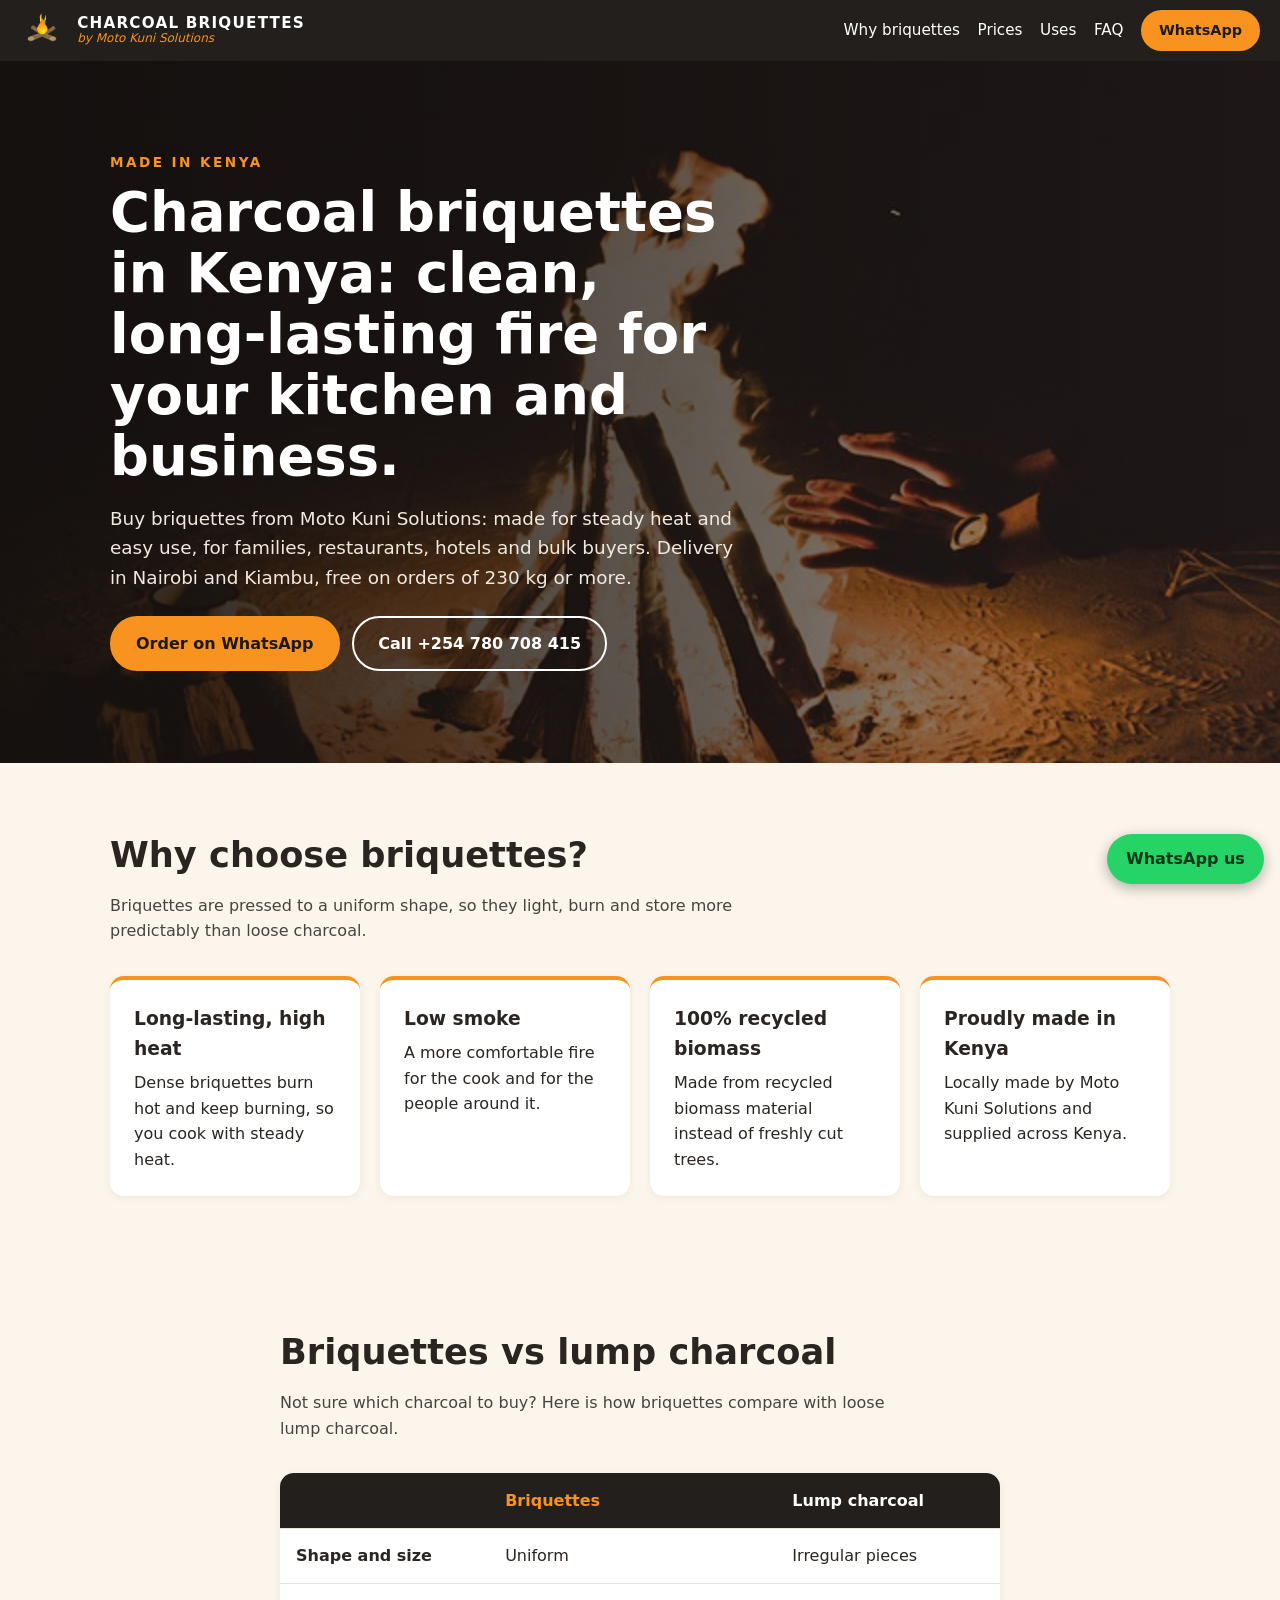
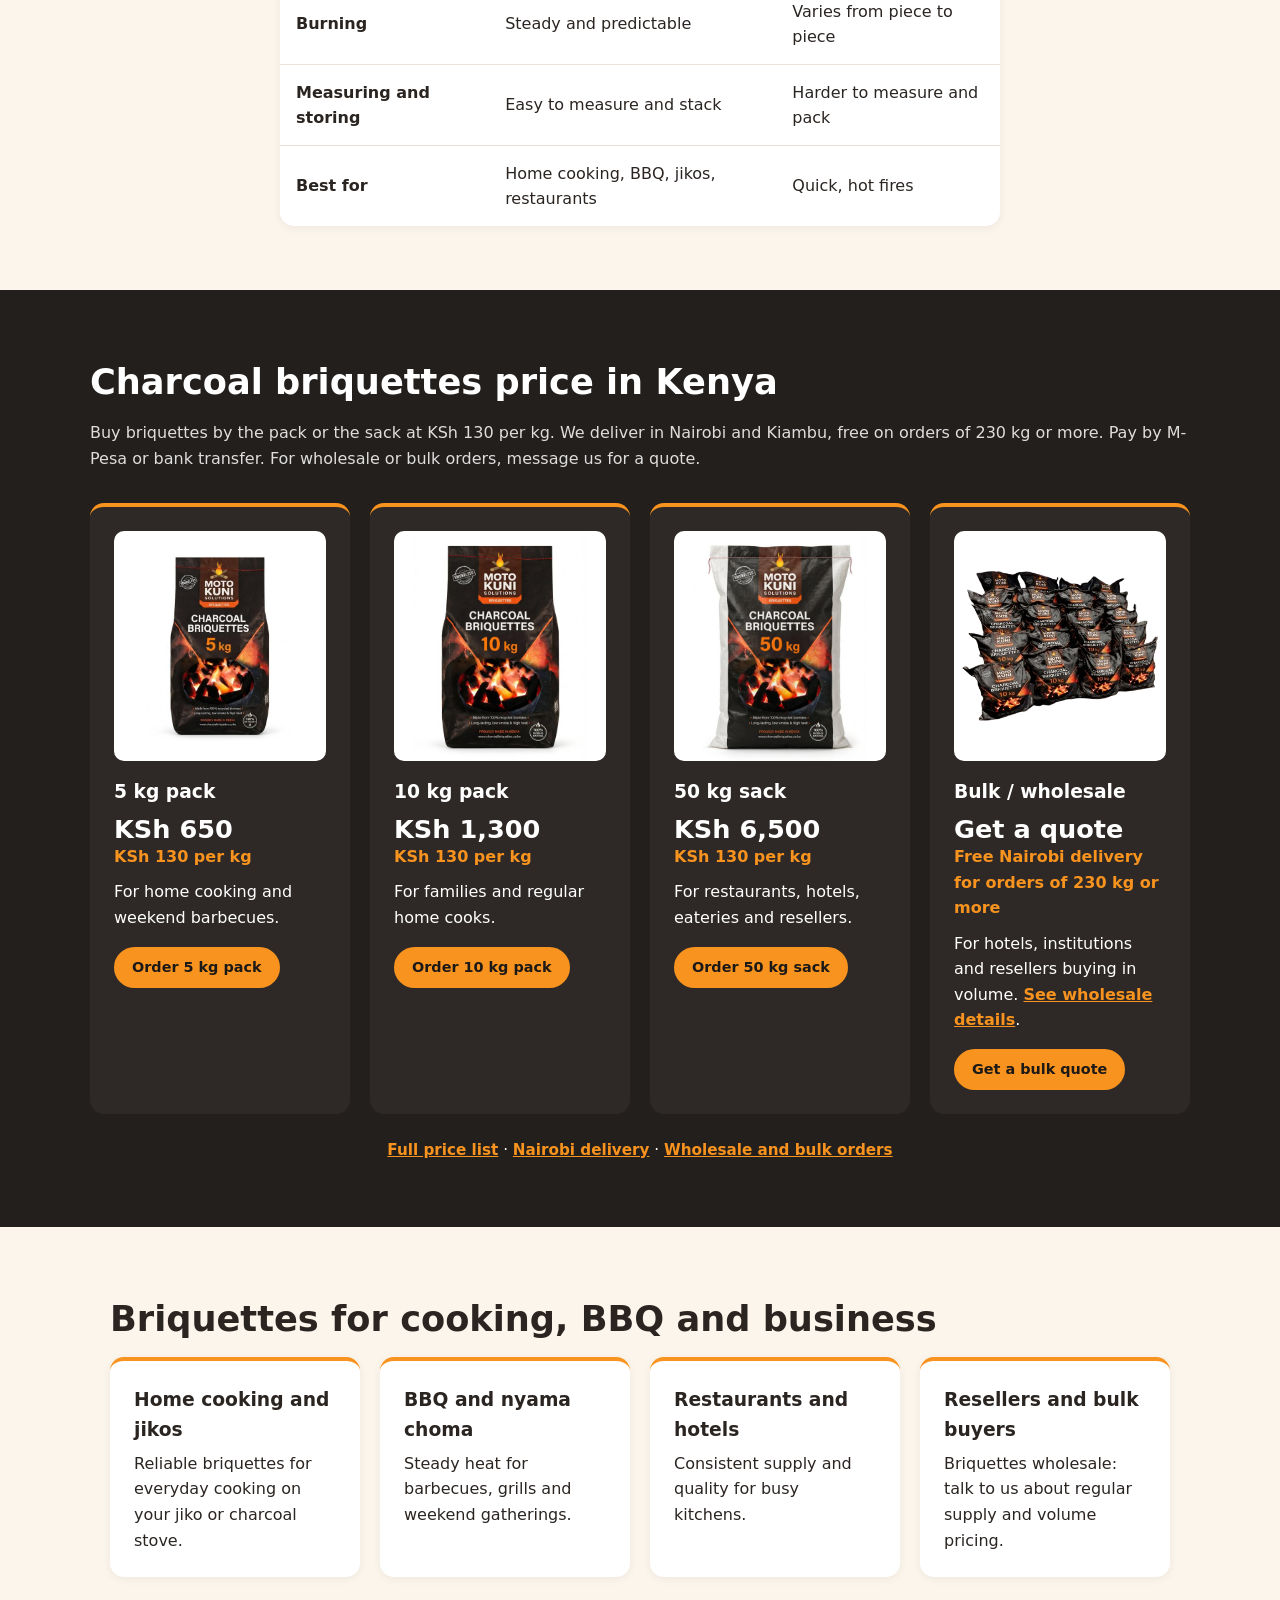
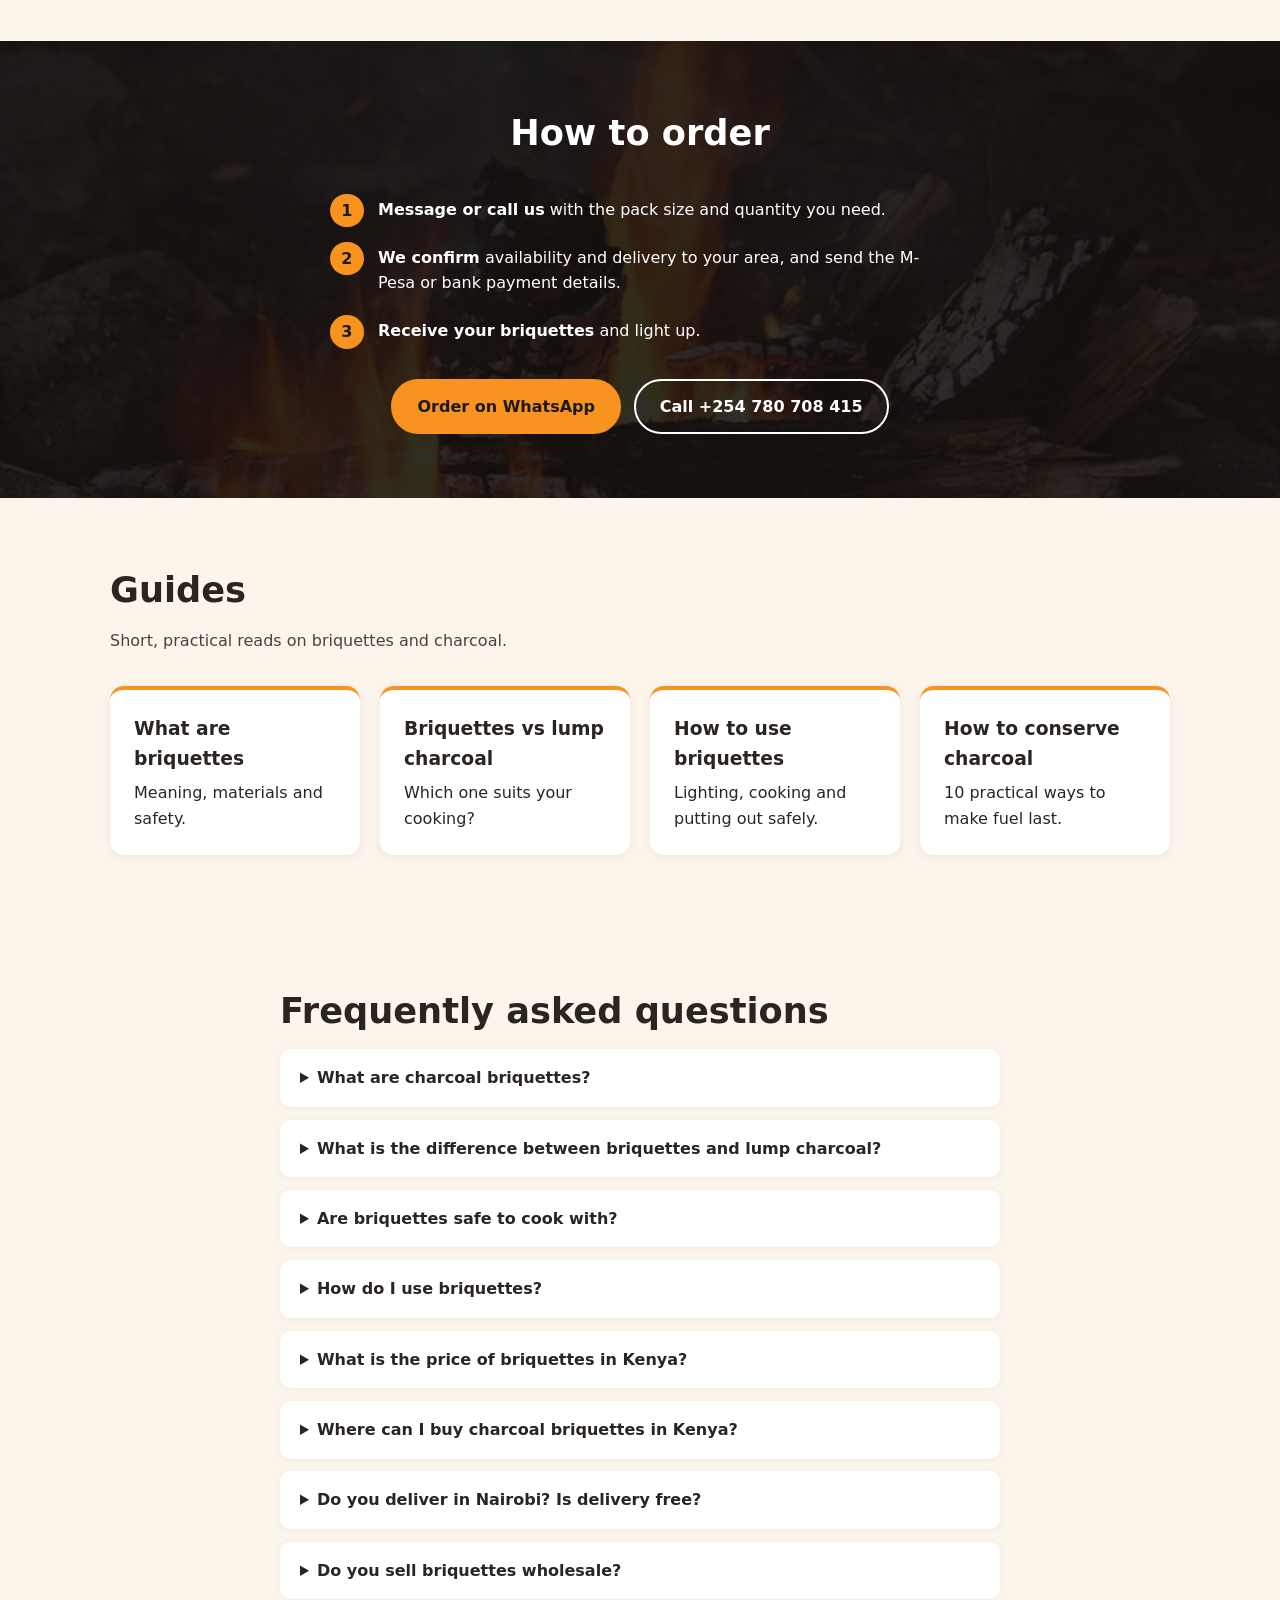
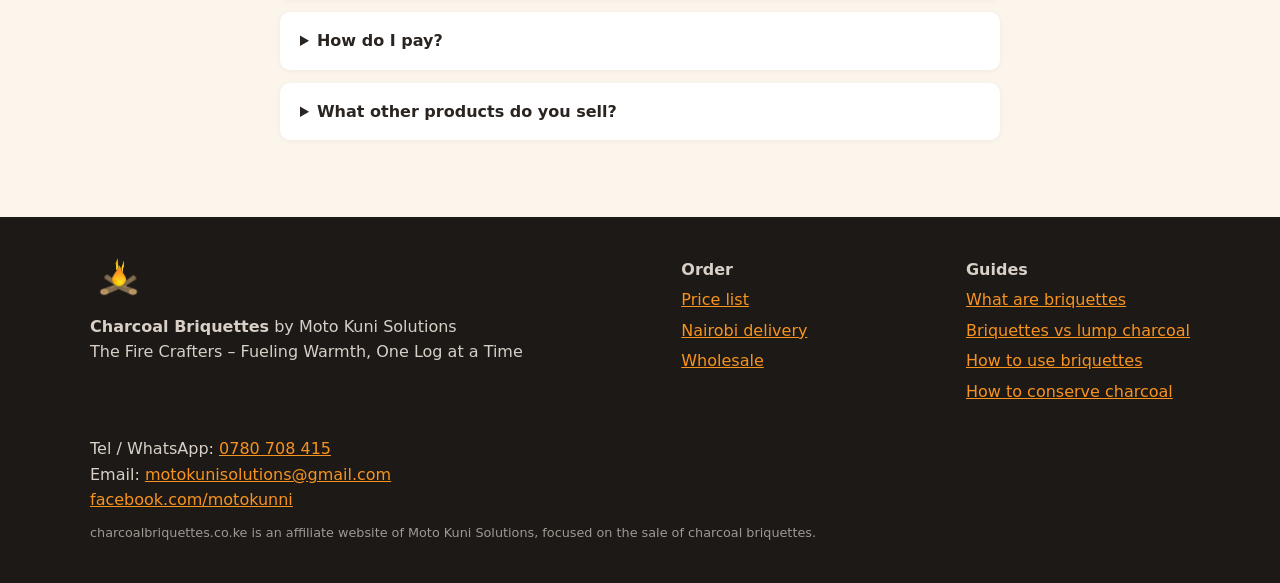
<file: index.html>
<!DOCTYPE html>
<html lang="en">
<head>
  <meta charset="utf-8">
  <meta name="viewport" content="width=device-width, initial-scale=1">
  <title>Charcoal Briquettes Kenya | Nairobi Delivery | Moto Kuni</title>
  <meta name="description" content="Buy charcoal briquettes in Kenya from Moto Kuni Solutions. Long-lasting, low smoke, high heat. 5 kg, 10 kg and 50 kg packs. Nairobi delivery. Order on WhatsApp.">
  <link rel="icon" type="image/png" href="images/favicon.png">
  <link rel="canonical" href="https://charcoalbriquettes.co.ke/">
  <link rel="stylesheet" href="style.css">
  <meta property="og:title" content="Charcoal Briquettes Kenya | Nairobi Delivery | Moto Kuni">
  <meta property="og:description" content="Buy charcoal briquettes in Kenya from Moto Kuni Solutions. Long-lasting, low smoke, high heat. 5 kg, 10 kg and 50 kg packs. Nairobi delivery. Order on WhatsApp.">
  <meta property="og:image" content="https://charcoalbriquettes.co.ke/images/briquettes-10kg.jpg">
  <meta property="og:url" content="https://charcoalbriquettes.co.ke/">
  <meta property="og:type" content="website">
  <script type="application/ld+json">
  {"@context":"https://schema.org","@type":"WebSite","name":"Charcoal Briquettes by Moto Kuni Solutions","url":"https://charcoalbriquettes.co.ke/"}
  </script>
  <script type="application/ld+json">
  {
    "@context": "https://schema.org",
    "@type": "LocalBusiness",
    "name": "Moto Kuni Solutions",
    "alternateName": "Charcoal Briquettes by Moto Kuni Solutions",
    "legalName": "Moto Kuni Solutions",
    "slogan": "The Fire Crafters",
    "description": "Charcoal briquettes for sale in Kenya: household packs, sacks and wholesale for homes, restaurants, hotels and resellers.",
    "url": "https://charcoalbriquettes.co.ke/",
    "telephone": "+254780708415",
    "email": "motokunisolutions@gmail.com",
    "sameAs": ["https://facebook.com/motokunni/"],
    "areaServed": [{"@type":"City","name":"Nairobi"},{"@type":"AdministrativeArea","name":"Kiambu County"},{"@type":"Country","name":"Kenya"}]
  }
  </script>
  <script type="application/ld+json">
  {"@context": "https://schema.org", "@type": "FAQPage", "mainEntity": [{"@type": "Question", "name": "What are charcoal briquettes?", "acceptedAnswer": {"@type": "Answer", "text": "Charcoal briquettes are fuel pressed into a uniform shape from combustible materials. Ours are made from materials such as charcoal dust, wood waste, coconut shells and rice husks. They are used for cooking, barbecues and jikos."}}, {"@type": "Question", "name": "What is the difference between briquettes and lump charcoal?", "acceptedAnswer": {"@type": "Answer", "text": "Lump charcoal is made of irregular pieces, while briquettes are pressed to a consistent size and shape. That uniform shape makes briquettes easier to measure, stack and store, and helps them burn more steadily."}}, {"@type": "Question", "name": "Are briquettes safe to cook with?", "acceptedAnswer": {"@type": "Answer", "text": "Yes, when used properly. Like all charcoal, briquettes release carbon monoxide as they burn, so use them outdoors or in a well-ventilated space and never in a closed room."}}, {"@type": "Question", "name": "How do I use briquettes?", "acceptedAnswer": {"@type": "Answer", "text": "Place the briquettes in your jiko, stove or grill, light them with a fire lighter or kindling, and let them burn until they are covered with grey ash before you start cooking. Keep the area ventilated."}}, {"@type": "Question", "name": "What is the price of briquettes in Kenya?", "acceptedAnswer": {"@type": "Answer", "text": "Our briquettes cost KSh 130 per kg: KSh 650 for a 5 kg pack, KSh 1,300 for 10 kg and KSh 6,500 for a 50 kg sack. Message us on WhatsApp for wholesale or bulk pricing."}}, {"@type": "Question", "name": "Where can I buy charcoal briquettes in Kenya?", "acceptedAnswer": {"@type": "Answer", "text": "Order from Moto Kuni Solutions on WhatsApp or by phone on 0780 708 415. We deliver in Nairobi and Kiambu, and orders of 230 kg or more get free delivery."}}, {"@type": "Question", "name": "Do you deliver in Nairobi? Is delivery free?", "acceptedAnswer": {"@type": "Answer", "text": "Yes, we deliver in Nairobi and Kiambu, and we can deliver countrywide once we agree on logistics. Delivery is free on orders of 230 kg or more. For smaller orders, message us on WhatsApp for the delivery cost."}}, {"@type": "Question", "name": "Do you sell briquettes wholesale?", "acceptedAnswer": {"@type": "Answer", "text": "Yes. Restaurants, hotels, resellers and institutions can message or call us with the quantity they need and we will send a quote."}}, {"@type": "Question", "name": "How do I pay?", "acceptedAnswer": {"@type": "Answer", "text": "You can pay by M-Pesa or bank transfer. Message us on WhatsApp for the payment details when you place your order."}}, {"@type": "Question", "name": "What other products do you sell?", "acceptedAnswer": {"@type": "Answer", "text": "Moto Kuni Solutions also supplies firewood, logs, sawdust and modern jikos. Fire lighters and more charcoal products are coming to our site soon."}}]}
  </script>
  <script type="application/ld+json">
  {"@context": "https://schema.org", "@type": "Product", "name": "Moto Kuni Solutions Charcoal Briquettes 5 kg", "image": "https://charcoalbriquettes.co.ke/images/briquettes-5kg.jpg", "description": "Charcoal briquettes made from recycled biomass, 5 kg bag.", "brand": {"@type": "Brand", "name": "Moto Kuni Solutions"}, "offers": {"@type": "Offer", "availability": "https://schema.org/InStock", "hasMerchantReturnPolicy": {"@type": "MerchantReturnPolicy", "applicableCountry": "KE", "returnPolicyCategory": "https://schema.org/MerchantReturnNotPermitted"}, "price": "650", "priceCurrency": "KES", "url": "https://charcoalbriquettes.co.ke/#packs"}}
  </script>
  <script type="application/ld+json">
  {"@context": "https://schema.org", "@type": "Product", "name": "Moto Kuni Solutions Charcoal Briquettes 10 kg", "image": "https://charcoalbriquettes.co.ke/images/briquettes-10kg.jpg", "description": "Charcoal briquettes made from recycled biomass, 10 kg bag.", "brand": {"@type": "Brand", "name": "Moto Kuni Solutions"}, "offers": {"@type": "Offer", "availability": "https://schema.org/InStock", "hasMerchantReturnPolicy": {"@type": "MerchantReturnPolicy", "applicableCountry": "KE", "returnPolicyCategory": "https://schema.org/MerchantReturnNotPermitted"}, "price": "1300", "priceCurrency": "KES", "url": "https://charcoalbriquettes.co.ke/#packs"}}
  </script>
  <script type="application/ld+json">
  {"@context": "https://schema.org", "@type": "Product", "name": "Moto Kuni Solutions Charcoal Briquettes 50 kg", "image": "https://charcoalbriquettes.co.ke/images/briquettes-50kg.jpg", "description": "Charcoal briquettes made from recycled biomass, 50 kg bag.", "brand": {"@type": "Brand", "name": "Moto Kuni Solutions"}, "offers": {"@type": "Offer", "availability": "https://schema.org/InStock", "hasMerchantReturnPolicy": {"@type": "MerchantReturnPolicy", "applicableCountry": "KE", "returnPolicyCategory": "https://schema.org/MerchantReturnNotPermitted"}, "price": "6500", "priceCurrency": "KES", "url": "https://charcoalbriquettes.co.ke/#packs"}}
  </script>
</head>
<body>

<header class="nav">
  <a class="brand" href="#top" aria-label="Charcoal Briquettes by Moto Kuni Solutions home">
    <img src="images/logo.png" alt="Moto Kuni Solutions logo" width="46" height="36">
    <span><strong>CHARCOAL BRIQUETTES</strong><em>by Moto Kuni Solutions</em></span>
  </a>
  <nav>
    <a href="#why">Why briquettes</a>
    <a href="#packs">Prices</a>
    <a href="#uses">Uses</a>
    <a href="#faq">FAQ</a>
    <a class="btn btn-small" href="https://wa.me/254780708415?text=Hello%20Moto%20Kuni%20Solutions%2C%20I%20would%20like%20to%20order%20charcoal%20briquettes." target="_blank" rel="noopener">WhatsApp</a>
  </nav>
</header>

<main id="top">

  <section class="hero">
    <div class="hero-text">
      <p class="eyebrow">Made in Kenya</p>
      <h1>Charcoal briquettes in Kenya: clean, long-lasting fire for your kitchen and business.</h1>
      <p class="lead">Buy briquettes from Moto Kuni Solutions: made for steady heat and easy use, for families, restaurants, hotels and bulk buyers. Delivery in Nairobi and Kiambu, free on orders of 230 kg or more.</p>
      <div class="cta-row">
        <a class="btn" href="https://wa.me/254780708415?text=Hello%20Moto%20Kuni%20Solutions%2C%20I%20would%20like%20to%20order%20charcoal%20briquettes." target="_blank" rel="noopener">Order on WhatsApp</a>
        <a class="btn btn-ghost" href="tel:+254780708415">Call +254 780 708 415</a>
      </div>
    </div>
  </section>

  <section id="why" class="section">
    <h2>Why choose briquettes?</h2>
    <p class="section-intro">Briquettes are pressed to a uniform shape, so they light, burn and store more predictably than loose charcoal.</p>
    <div class="cards">
      <article class="card"><h3>Long-lasting, high heat</h3><p>Dense briquettes burn hot and keep burning, so you cook with steady heat.</p></article>
      <article class="card"><h3>Low smoke</h3><p>A more comfortable fire for the cook and for the people around it.</p></article>
      <article class="card"><h3>100% recycled biomass</h3><p>Made from recycled biomass material instead of freshly cut trees.</p></article>
      <article class="card"><h3>Proudly made in Kenya</h3><p>Locally made by Moto Kuni Solutions and supplied across Kenya.</p></article>
    </div>
  </section>

  <section id="compare" class="section narrow">
    <h2>Briquettes vs lump charcoal</h2>
    <p class="section-intro">Not sure which charcoal to buy? Here is how briquettes compare with loose lump charcoal.</p>
    <table class="compare">
      <thead><tr><th></th><th>Briquettes</th><th>Lump charcoal</th></tr></thead>
      <tbody>
        <tr><th>Shape and size</th><td>Uniform</td><td>Irregular pieces</td></tr>
        <tr><th>Burning</th><td>Steady and predictable</td><td>Varies from piece to piece</td></tr>
        <tr><th>Measuring and storing</th><td>Easy to measure and stack</td><td>Harder to measure and pack</td></tr>
        <tr><th>Best for</th><td>Home cooking, BBQ, jikos, restaurants</td><td>Quick, hot fires</td></tr>
      </tbody>
    </table>
  </section>

  <section id="packs" class="section dark">
    <h2>Charcoal briquettes price in Kenya</h2>
    <p class="section-intro">Buy briquettes by the pack or the sack at KSh 130 per kg. We deliver in Nairobi and Kiambu, free on orders of 230 kg or more. Pay by M-Pesa or bank transfer. For wholesale or bulk orders, message us for a quote.</p>
    <div class="cards">
      <article class="card card-dark">
        <img class="pack-photo" src="images/briquettes-5kg.jpg" alt="Moto Kuni Solutions 5 kg briquettes pack" loading="lazy" width="320" height="320">
        <h3>5 kg pack</h3>
        <p class="price">KSh 650</p>
        <p class="size">KSh 130 per kg</p>
        <p>For home cooking and weekend barbecues.</p>
        <a class="btn btn-small" href="https://wa.me/254780708415?text=Hello%20Moto%20Kuni%20Solutions%2C%20I%20would%20like%20to%20order%20the%205%20kg%20pack%20of%20charcoal%20briquettes." target="_blank" rel="noopener">Order 5 kg pack</a>
      </article>
      <article class="card card-dark">
        <img class="pack-photo" src="images/briquettes-10kg.jpg" alt="Moto Kuni Solutions 10 kg briquettes pack" loading="lazy" width="320" height="320">
        <h3>10 kg pack</h3>
        <p class="price">KSh 1,300</p>
        <p class="size">KSh 130 per kg</p>
        <p>For families and regular home cooks.</p>
        <a class="btn btn-small" href="https://wa.me/254780708415?text=Hello%20Moto%20Kuni%20Solutions%2C%20I%20would%20like%20to%20order%20the%2010%20kg%20pack%20of%20charcoal%20briquettes." target="_blank" rel="noopener">Order 10 kg pack</a>
      </article>
      <article class="card card-dark">
        <img class="pack-photo" src="images/briquettes-50kg.jpg" alt="Moto Kuni Solutions 50 kg briquettes sack" loading="lazy" width="320" height="320">
        <h3>50 kg sack</h3>
        <p class="price">KSh 6,500</p>
        <p class="size">KSh 130 per kg</p>
        <p>For restaurants, hotels, eateries and resellers.</p>
        <a class="btn btn-small" href="https://wa.me/254780708415?text=Hello%20Moto%20Kuni%20Solutions%2C%20I%20would%20like%20to%20order%20a%2050%20kg%20sack%20of%20charcoal%20briquettes." target="_blank" rel="noopener">Order 50 kg sack</a>
      </article>
      <article class="card card-dark">
        <div class="bulk-photo"><img src="images/briquettes-bulk.png" alt="Stack of 10 kg Moto Kuni Solutions briquettes bags for bulk orders" width="354" height="272" loading="lazy"></div>
        <h3>Bulk / wholesale</h3>
        <p class="price">Get a quote</p>
        <p class="size">Free Nairobi delivery for orders of 230 kg or more</p>
        <p>For hotels, institutions and resellers buying in volume. <a class="inline-link" href="wholesale-charcoal-briquettes-kenya/">See wholesale details</a>.</p>
        <a class="btn btn-small" href="https://wa.me/254780708415?text=Hello%20Moto%20Kuni%20Solutions%2C%20I%20would%20like%20a%20bulk%20quote%20for%20charcoal%20briquettes." target="_blank" rel="noopener">Get a bulk quote</a>
      </article>
    </div>
    <p class="more-links"><a href="charcoal-briquettes-price-kenya/">Full price list</a> &middot; <a href="buy-charcoal-briquettes-nairobi/">Nairobi delivery</a> &middot; <a href="wholesale-charcoal-briquettes-kenya/">Wholesale and bulk orders</a></p>
  </section>

  <section id="uses" class="section">
    <h2>Briquettes for cooking, BBQ and business</h2>
    <div class="cards">
      <article class="card"><h3>Home cooking and jikos</h3><p>Reliable briquettes for everyday cooking on your jiko or charcoal stove.</p></article>
      <article class="card"><h3>BBQ and nyama choma</h3><p>Steady heat for barbecues, grills and weekend gatherings.</p></article>
      <article class="card"><h3>Restaurants and hotels</h3><p>Consistent supply and quality for busy kitchens.</p></article>
      <article class="card"><h3>Resellers and bulk buyers</h3><p>Briquettes wholesale: talk to us about regular supply and volume pricing.</p></article>
    </div>
  </section>

  <section id="order" class="section banner">
    <h2>How to order</h2>
    <ol class="steps">
      <li><strong>Message or call us</strong> with the pack size and quantity you need.</li>
      <li><strong>We confirm</strong> availability and delivery to your area, and send the M-Pesa or bank payment details.</li>
      <li><strong>Receive your briquettes</strong> and light up.</li>
    </ol>
    <div class="cta-row center">
      <a class="btn" href="https://wa.me/254780708415?text=Hello%20Moto%20Kuni%20Solutions%2C%20I%20would%20like%20to%20order%20charcoal%20briquettes." target="_blank" rel="noopener">Order on WhatsApp</a>
      <a class="btn btn-ghost" href="tel:+254780708415">Call +254 780 708 415</a>
    </div>
  </section>

  <section id="guides" class="section">
    <h2>Guides</h2>
    <p class="section-intro">Short, practical reads on briquettes and charcoal.</p>
    <div class="cards"><article class="card"><h3><a href="what-are-charcoal-briquettes/">What are briquettes</a></h3><p>Meaning, materials and safety.</p></article><article class="card"><h3><a href="charcoal-briquettes-vs-lump-charcoal/">Briquettes vs lump charcoal</a></h3><p>Which one suits your cooking?</p></article><article class="card"><h3><a href="how-to-use-charcoal-briquettes/">How to use briquettes</a></h3><p>Lighting, cooking and putting out safely.</p></article><article class="card"><h3><a href="how-to-conserve-charcoal/">How to conserve charcoal</a></h3><p>10 practical ways to make fuel last.</p></article></div>
  </section>

  <section id="faq" class="section narrow">
    <h2>Frequently asked questions</h2>
    <details><summary>What are charcoal briquettes?</summary><p>Charcoal briquettes are fuel pressed into a uniform shape from combustible materials. Ours are made from materials such as charcoal dust, wood waste, coconut shells and rice husks. They are used for cooking, barbecues and jikos.</p></details>
    <details><summary>What is the difference between briquettes and lump charcoal?</summary><p>Lump charcoal is made of irregular pieces, while briquettes are pressed to a consistent size and shape. That uniform shape makes briquettes easier to measure, stack and store, and helps them burn more steadily.</p></details>
    <details><summary>Are briquettes safe to cook with?</summary><p>Yes, when used properly. Like all charcoal, briquettes release carbon monoxide as they burn, so use them outdoors or in a well-ventilated space and never in a closed room.</p></details>
    <details><summary>How do I use briquettes?</summary><p>Place the briquettes in your jiko, stove or grill, light them with a fire lighter or kindling, and let them burn until they are covered with grey ash before you start cooking. Keep the area ventilated.</p></details>
    <details><summary>What is the price of briquettes in Kenya?</summary><p>Our briquettes cost KSh 130 per kg: KSh 650 for a 5 kg pack, KSh 1,300 for 10 kg and KSh 6,500 for a 50 kg sack. Message us on WhatsApp for wholesale or bulk pricing.</p></details>
    <details><summary>Where can I buy charcoal briquettes in Kenya?</summary><p>Order from Moto Kuni Solutions on WhatsApp or by phone on 0780 708 415. We deliver in Nairobi and Kiambu, and orders of 230 kg or more get free delivery.</p></details>
    <details><summary>Do you deliver in Nairobi? Is delivery free?</summary><p>Yes, we deliver in Nairobi and Kiambu, and we can deliver countrywide once we agree on logistics. Delivery is free on orders of 230 kg or more. For smaller orders, message us on WhatsApp for the delivery cost.</p></details>
    <details><summary>Do you sell briquettes wholesale?</summary><p>Yes. Restaurants, hotels, resellers and institutions can message or call us with the quantity they need and we will send a quote.</p></details>
    <details><summary>How do I pay?</summary><p>You can pay by M-Pesa or bank transfer. Message us on WhatsApp for the payment details when you place your order.</p></details>
    <details><summary>What other products do you sell?</summary><p>Moto Kuni Solutions also supplies firewood, logs, sawdust and modern jikos. Fire lighters and more charcoal products are coming to our site soon.</p></details>
  </section>

</main>

<footer class="footer">
  <div>
    <img src="images/logo.png" alt="Moto Kuni Solutions logo" width="60" height="47">
    <p><strong>Charcoal Briquettes</strong> by Moto Kuni Solutions<br>The Fire Crafters &ndash; Fueling Warmth, One Log at a Time</p>
  </div>
  <div>
    <p class="foot-links"><strong>Order</strong><br><a href="charcoal-briquettes-price-kenya/">Price list</a><br><a href="buy-charcoal-briquettes-nairobi/">Nairobi delivery</a><br><a href="wholesale-charcoal-briquettes-kenya/">Wholesale</a></p>
  </div>
  <div>
    <p class="foot-links"><strong>Guides</strong><br><a href="what-are-charcoal-briquettes/">What are briquettes</a><br><a href="charcoal-briquettes-vs-lump-charcoal/">Briquettes vs lump charcoal</a><br><a href="how-to-use-charcoal-briquettes/">How to use briquettes</a><br><a href="how-to-conserve-charcoal/">How to conserve charcoal</a></p>
  </div>
  <div>
    <p>Tel / WhatsApp: <a href="tel:+254780708415">0780 708 415</a><br>
    Email: <a href="mailto:motokunisolutions@gmail.com">motokunisolutions@gmail.com</a><br>
    <a href="https://facebook.com/motokunni/" target="_blank" rel="noopener">facebook.com/motokunni</a></p>
    <p class="small">charcoalbriquettes.co.ke is an affiliate website of Moto Kuni Solutions, focused on the sale of charcoal briquettes.</p>
  </div>
</footer>

<a class="wa-float" href="https://wa.me/254780708415?text=Hello%20Moto%20Kuni%20Solutions%2C%20I%20would%20like%20to%20order%20charcoal%20briquettes." target="_blank" rel="noopener" aria-label="Chat on WhatsApp">WhatsApp us</a>

</body>
</html>
</file>
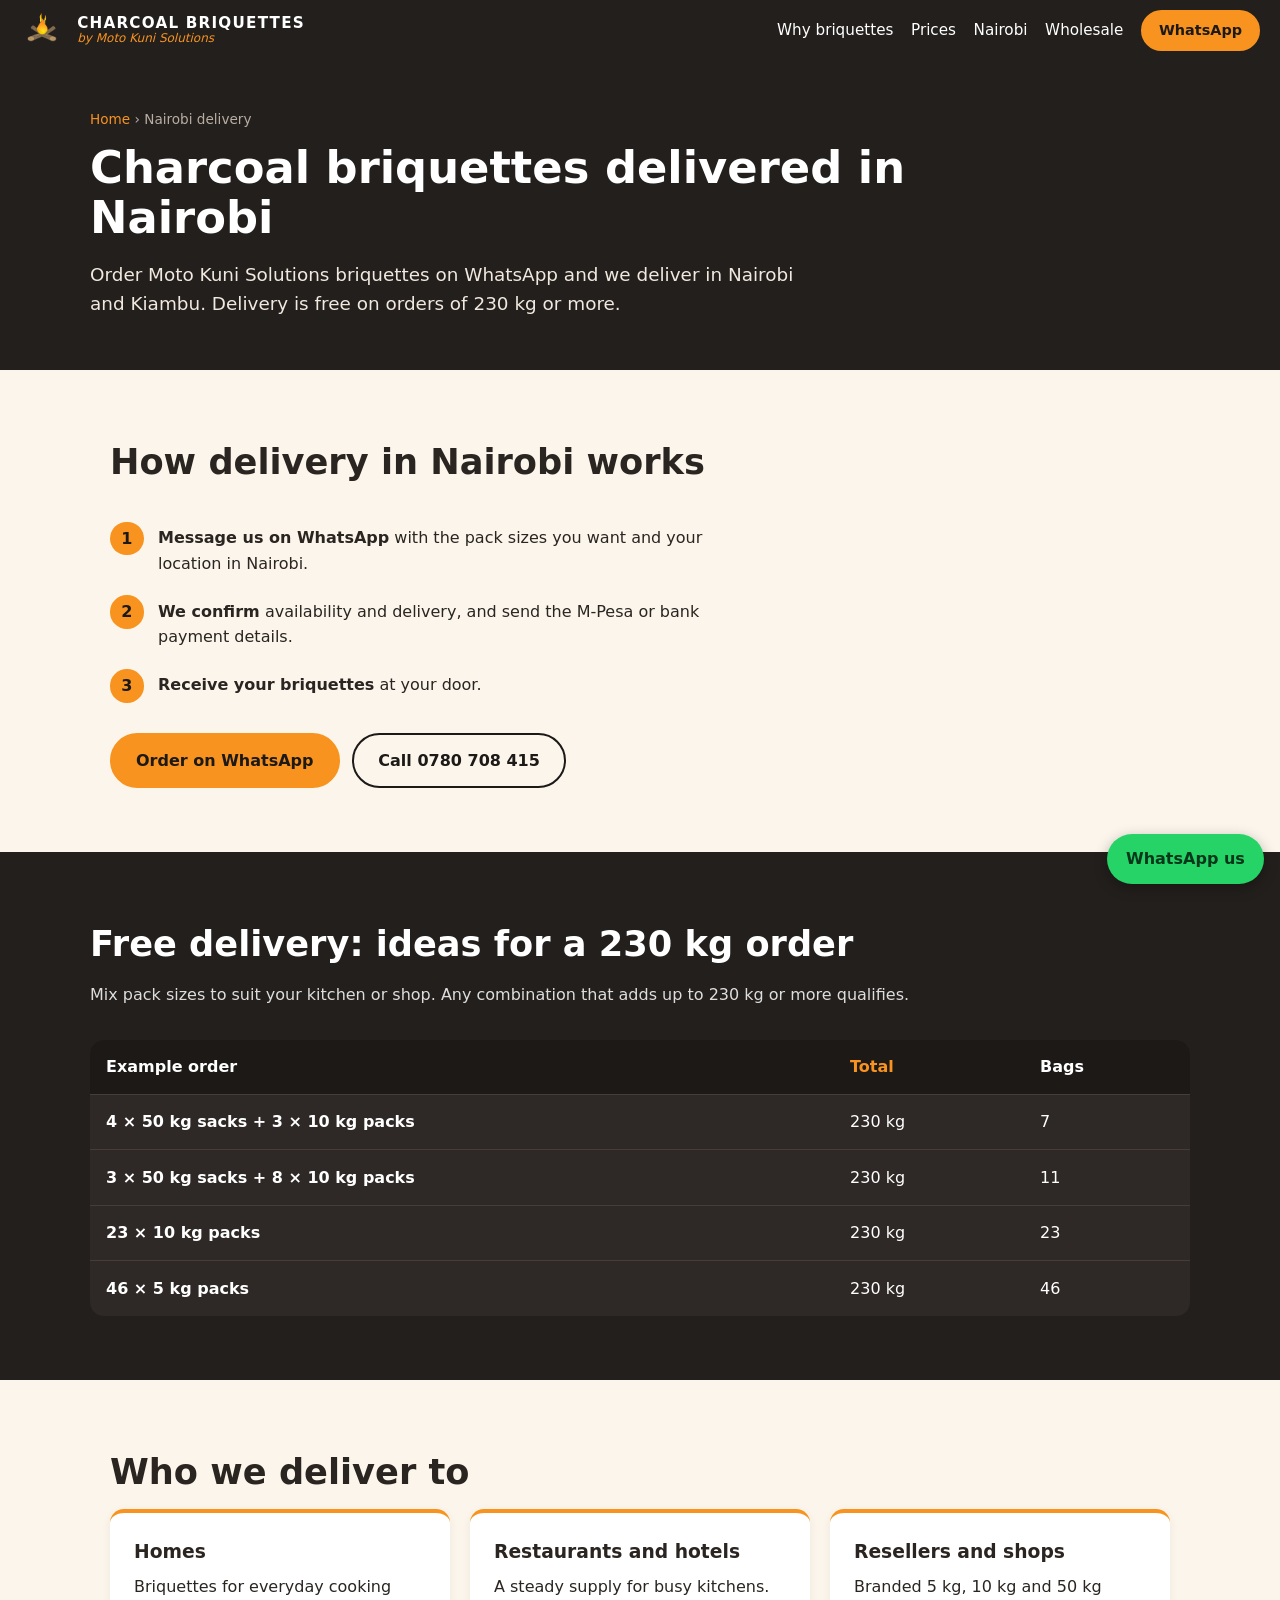
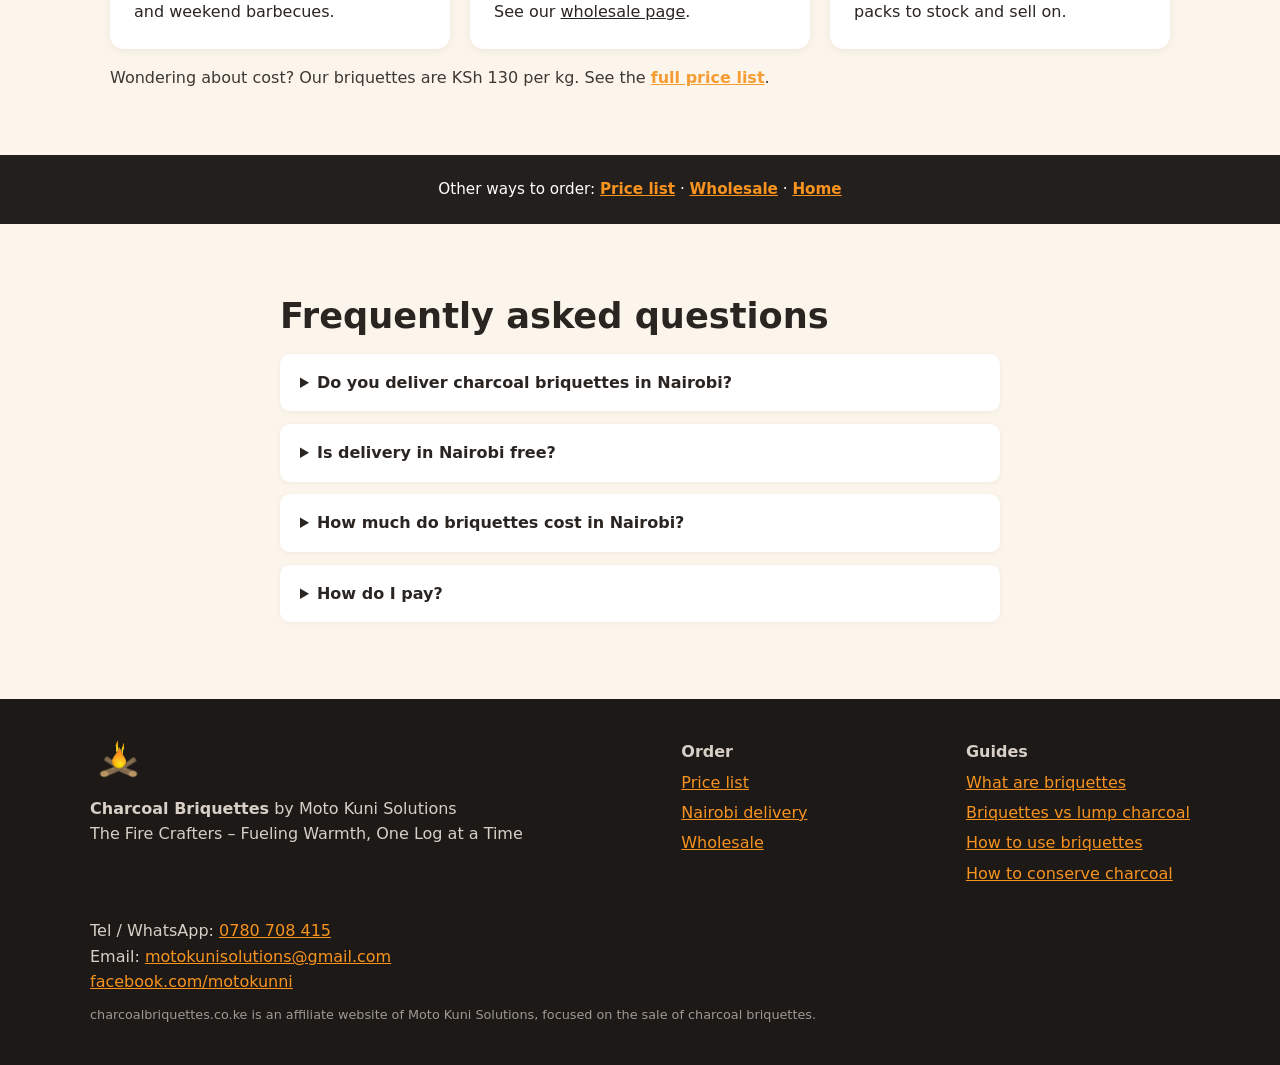
<file: buy-charcoal-briquettes-nairobi/index.html>
<!DOCTYPE html>
<html lang="en">
<head>
  <meta charset="utf-8">
  <meta name="viewport" content="width=device-width, initial-scale=1">
  <title>Buy Charcoal Briquettes in Nairobi | Moto Kuni</title>
  <meta name="description" content="Buy charcoal briquettes in Nairobi with delivery. 5 kg, 10 kg and 50 kg packs from Moto Kuni Solutions. Free delivery on orders of 230 kg or more.">
  <link rel="icon" type="image/png" href="/images/favicon.png">
  <link rel="canonical" href="https://charcoalbriquettes.co.ke/buy-charcoal-briquettes-nairobi/">
  <link rel="stylesheet" href="/style.css">
  <meta property="og:title" content="Buy Charcoal Briquettes in Nairobi | Moto Kuni">
  <meta property="og:description" content="Buy charcoal briquettes in Nairobi with delivery. 5 kg, 10 kg and 50 kg packs from Moto Kuni Solutions. Free delivery on orders of 230 kg or more.">
  <meta property="og:image" content="https://charcoalbriquettes.co.ke/images/briquettes-10kg.jpg">
  <meta property="og:url" content="https://charcoalbriquettes.co.ke/buy-charcoal-briquettes-nairobi/">
  <meta property="og:type" content="website">
  <script type="application/ld+json">
  {"@context": "https://schema.org", "@type": "BreadcrumbList", "itemListElement": [{"@type": "ListItem", "position": 1, "name": "Home", "item": "https://charcoalbriquettes.co.ke/"}, {"@type": "ListItem", "position": 2, "name": "Nairobi delivery", "item": "https://charcoalbriquettes.co.ke/buy-charcoal-briquettes-nairobi/"}]}
  </script>
  <script type="application/ld+json">
  {"@context": "https://schema.org", "@type": "FAQPage", "mainEntity": [{"@type": "Question", "name": "Do you deliver charcoal briquettes in Nairobi?", "acceptedAnswer": {"@type": "Answer", "text": "Yes. We deliver in Nairobi and Kiambu, and countrywide once we agree on logistics. Send your location on WhatsApp and we will confirm delivery."}}, {"@type": "Question", "name": "Is delivery in Nairobi free?", "acceptedAnswer": {"@type": "Answer", "text": "Delivery is free on orders of 230 kg or more. For smaller orders, message us on WhatsApp for the delivery cost."}}, {"@type": "Question", "name": "How much do briquettes cost in Nairobi?", "acceptedAnswer": {"@type": "Answer", "text": "Our briquettes cost KSh 130 per kg: KSh 650 for 5 kg, KSh 1,300 for 10 kg and KSh 6,500 for 50 kg."}}, {"@type": "Question", "name": "How do I pay?", "acceptedAnswer": {"@type": "Answer", "text": "You can pay by M-Pesa or bank transfer. We send the payment details when we confirm your order."}}]}
  </script>
</head>
<body>

<header class="nav">
  <a class="brand" href="/" aria-label="Charcoal Briquettes by Moto Kuni Solutions home">
    <img src="/images/logo.png" alt="Moto Kuni Solutions logo" width="46" height="36">
    <span><strong>CHARCOAL BRIQUETTES</strong><em>by Moto Kuni Solutions</em></span>
  </a>
  <nav>
    <a href="/#why">Why briquettes</a>
    <a href="/charcoal-briquettes-price-kenya/">Prices</a>
    <a href="/buy-charcoal-briquettes-nairobi/">Nairobi</a>
    <a href="/wholesale-charcoal-briquettes-kenya/">Wholesale</a>
    <a class="btn btn-small" href="https://wa.me/254780708415?text=Hello%20Moto%20Kuni%20Solutions%2C%20I%20would%20like%20to%20order%20briquettes." target="_blank" rel="noopener">WhatsApp</a>
  </nav>
</header>

<main>
  <section class="page-hero">
    <p class="crumbs"><a href="/">Home</a> &rsaquo; Nairobi delivery</p>
    <h1>Charcoal briquettes delivered in Nairobi</h1>
    <p class="lead">Order Moto Kuni Solutions briquettes on WhatsApp and we deliver in Nairobi and Kiambu. Delivery is free on orders of 230 kg or more.</p>
  </section>

  <section class="section">
    <h2>How delivery in Nairobi works</h2>
    <ol class="steps dark-steps">
      <li><strong>Message us on WhatsApp</strong> with the pack sizes you want and your location in Nairobi.</li>
      <li><strong>We confirm</strong> availability and delivery, and send the M-Pesa or bank payment details.</li>
      <li><strong>Receive your briquettes</strong> at your door.</li>
    </ol>
    <div class="cta-row"><a class="btn" href="https://wa.me/254780708415?text=Hello%20Moto%20Kuni%20Solutions%2C%20I%20would%20like%20briquettes%20delivered%20in%20Nairobi." target="_blank" rel="noopener">Order on WhatsApp</a><a class="btn btn-ghost" href="tel:+254780708415">Call 0780 708 415</a></div>
  </section>

  <section class="section dark">
    <h2>Free delivery: ideas for a 230 kg order</h2>
    <p class="section-intro">Mix pack sizes to suit your kitchen or shop. Any combination that adds up to 230 kg or more qualifies.</p>
    <table class="compare price-table dark-table">
      <thead><tr><th>Example order</th><th>Total</th><th>Bags</th></tr></thead>
      <tbody><tr><th>4 × 50 kg sacks + 3 × 10 kg packs</th><td>230 kg</td><td>7</td></tr><tr><th>3 × 50 kg sacks + 8 × 10 kg packs</th><td>230 kg</td><td>11</td></tr><tr><th>23 × 10 kg packs</th><td>230 kg</td><td>23</td></tr><tr><th>46 × 5 kg packs</th><td>230 kg</td><td>46</td></tr></tbody>
    </table>
  </section>

  <section class="section">
    <h2>Who we deliver to</h2>
    <div class="cards three">
      <article class="card"><h3>Homes</h3><p>Briquettes for everyday cooking and weekend barbecues.</p></article>
      <article class="card"><h3>Restaurants and hotels</h3><p>A steady supply for busy kitchens. See our <a href="/wholesale-charcoal-briquettes-kenya/">wholesale page</a>.</p></article>
      <article class="card"><h3>Resellers and shops</h3><p>Branded 5 kg, 10 kg and 50 kg packs to stock and sell on.</p></article>
    </div>
    <p class="note">Wondering about cost? Our briquettes are KSh 130 per kg. See the <a href="/charcoal-briquettes-price-kenya/">full price list</a>.</p>
  </section>

  <section class="section strip">
    <p class="more-links">Other ways to order: <a href="/charcoal-briquettes-price-kenya/">Price list</a> &middot; <a href="/wholesale-charcoal-briquettes-kenya/">Wholesale</a> &middot; <a href="/">Home</a></p>
  </section>

  <section class="section narrow">
    <h2>Frequently asked questions</h2>
    <details><summary>Do you deliver charcoal briquettes in Nairobi?</summary><p>Yes. We deliver in Nairobi and Kiambu, and countrywide once we agree on logistics. Send your location on WhatsApp and we will confirm delivery.</p></details>
    <details><summary>Is delivery in Nairobi free?</summary><p>Delivery is free on orders of 230 kg or more. For smaller orders, message us on WhatsApp for the delivery cost.</p></details>
    <details><summary>How much do briquettes cost in Nairobi?</summary><p>Our briquettes cost KSh 130 per kg: KSh 650 for 5 kg, KSh 1,300 for 10 kg and KSh 6,500 for 50 kg.</p></details>
    <details><summary>How do I pay?</summary><p>You can pay by M-Pesa or bank transfer. We send the payment details when we confirm your order.</p></details>
  </section>
</main>

<footer class="footer">
  <div>
    <img src="/images/logo.png" alt="Moto Kuni Solutions logo" width="60" height="47">
    <p><strong>Charcoal Briquettes</strong> by Moto Kuni Solutions<br>The Fire Crafters &ndash; Fueling Warmth, One Log at a Time</p>
  </div>
  <div>
    <p class="foot-links"><strong>Order</strong><br><a href="/charcoal-briquettes-price-kenya/">Price list</a><br><a href="/buy-charcoal-briquettes-nairobi/">Nairobi delivery</a><br><a href="/wholesale-charcoal-briquettes-kenya/">Wholesale</a></p>
  </div>
  <div>
    <p class="foot-links"><strong>Guides</strong><br><a href="/what-are-charcoal-briquettes/">What are briquettes</a><br><a href="/charcoal-briquettes-vs-lump-charcoal/">Briquettes vs lump charcoal</a><br><a href="/how-to-use-charcoal-briquettes/">How to use briquettes</a><br><a href="/how-to-conserve-charcoal/">How to conserve charcoal</a></p>
  </div>
  <div>
    <p>Tel / WhatsApp: <a href="tel:+254780708415">0780 708 415</a><br>
    Email: <a href="mailto:motokunisolutions@gmail.com">motokunisolutions@gmail.com</a><br>
    <a href="https://facebook.com/motokunni/" target="_blank" rel="noopener">facebook.com/motokunni</a></p>
    <p class="small">charcoalbriquettes.co.ke is an affiliate website of Moto Kuni Solutions, focused on the sale of charcoal briquettes.</p>
  </div>
</footer>

<a class="wa-float" href="https://wa.me/254780708415?text=Hello%20Moto%20Kuni%20Solutions%2C%20I%20would%20like%20to%20order%20briquettes." target="_blank" rel="noopener" aria-label="Chat on WhatsApp">WhatsApp us</a>

</body>
</html>
</file>
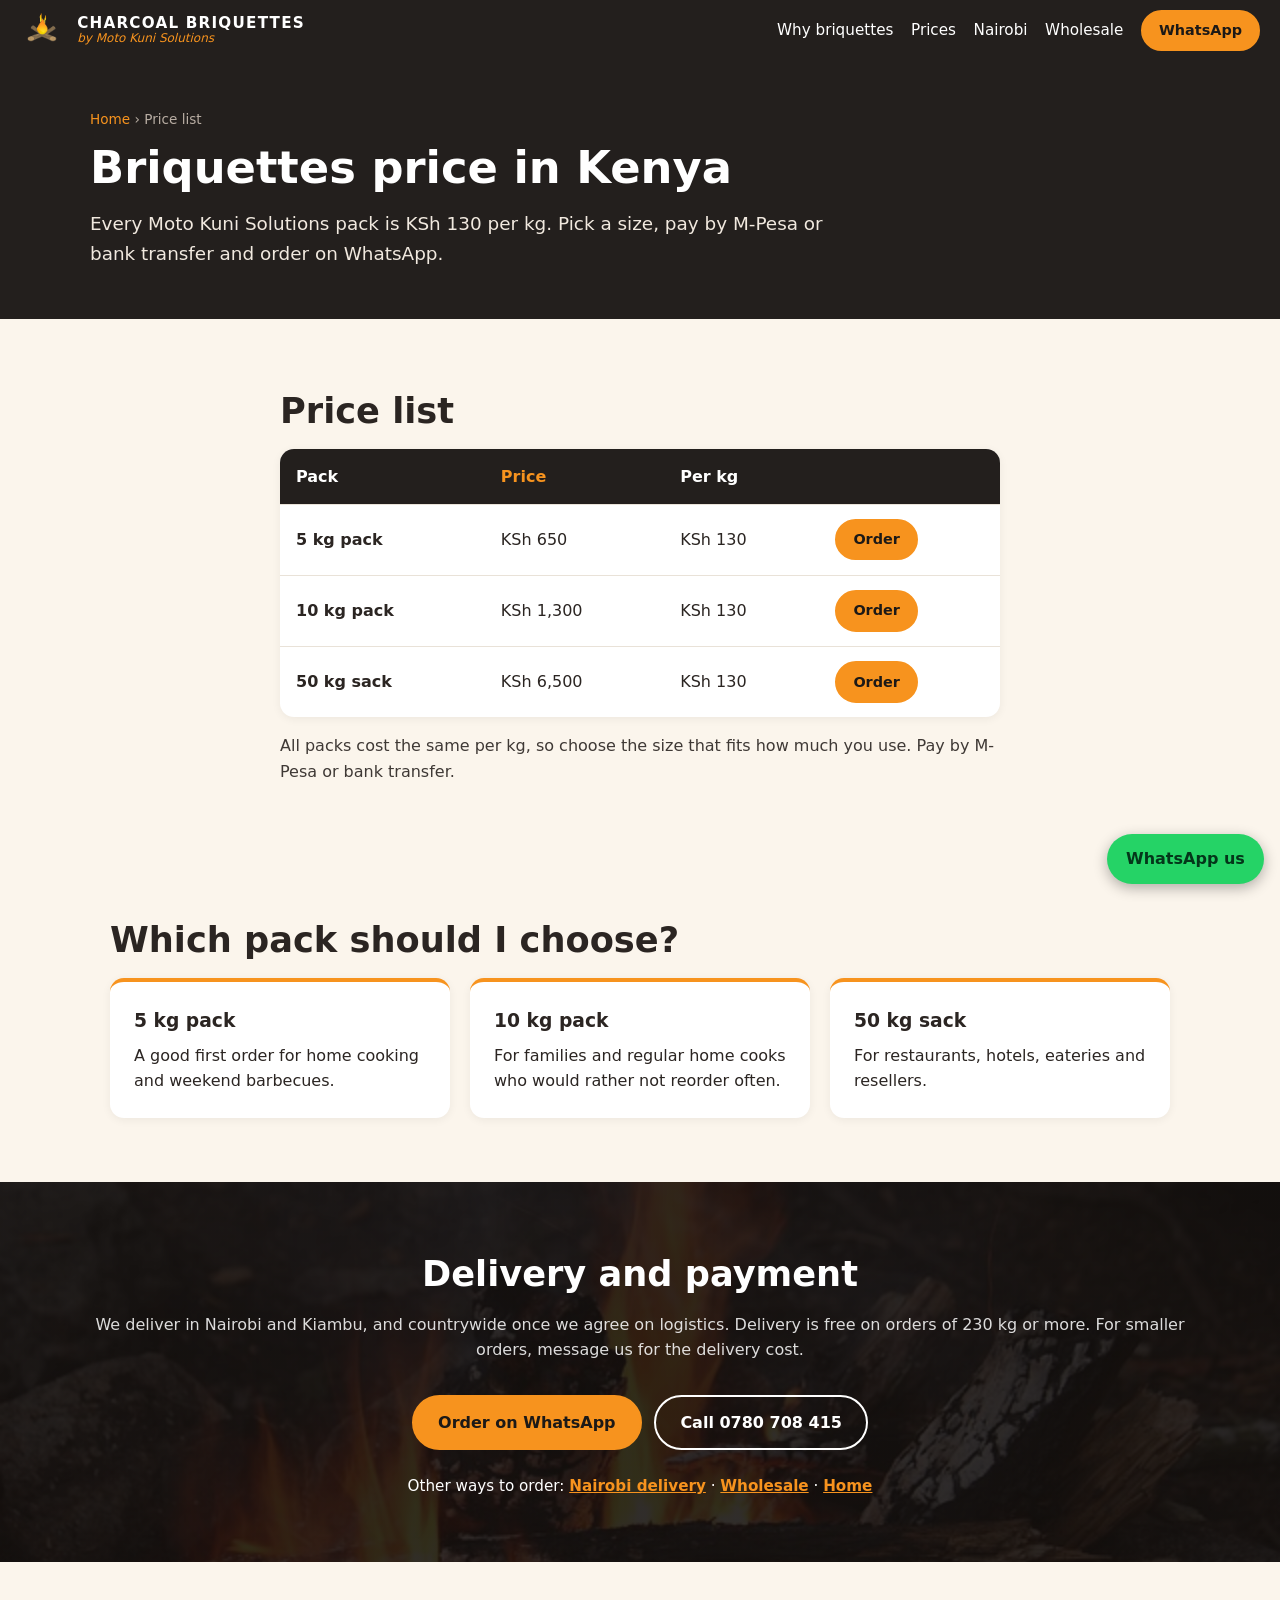
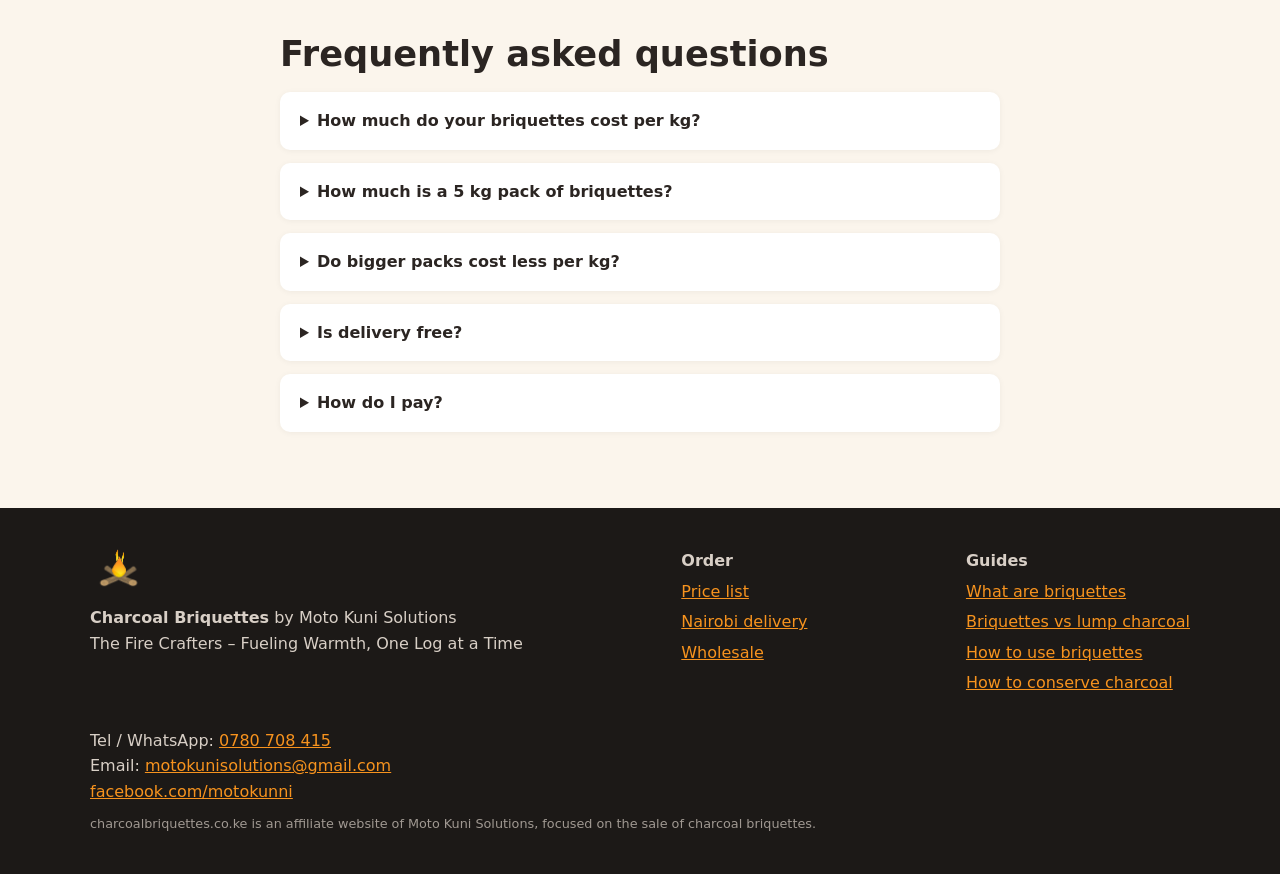
<file: charcoal-briquettes-price-kenya/index.html>
<!DOCTYPE html>
<html lang="en">
<head>
  <meta charset="utf-8">
  <meta name="viewport" content="width=device-width, initial-scale=1">
  <title>Briquettes Price in Kenya: 5 kg, 10 kg, 50 kg | Moto Kuni</title>
  <meta name="description" content="Charcoal briquettes price in Kenya: 5 kg KSh 650, 10 kg KSh 1,300, 50 kg KSh 6,500. Pay by M-Pesa or bank. Nairobi delivery. Order on WhatsApp.">
  <link rel="icon" type="image/png" href="/images/favicon.png">
  <link rel="canonical" href="https://charcoalbriquettes.co.ke/charcoal-briquettes-price-kenya/">
  <link rel="stylesheet" href="/style.css">
  <meta property="og:title" content="Briquettes Price in Kenya: 5 kg, 10 kg, 50 kg | Moto Kuni">
  <meta property="og:description" content="Charcoal briquettes price in Kenya: 5 kg KSh 650, 10 kg KSh 1,300, 50 kg KSh 6,500. Pay by M-Pesa or bank. Nairobi delivery. Order on WhatsApp.">
  <meta property="og:image" content="https://charcoalbriquettes.co.ke/images/briquettes-10kg.jpg">
  <meta property="og:url" content="https://charcoalbriquettes.co.ke/charcoal-briquettes-price-kenya/">
  <meta property="og:type" content="website">
  <script type="application/ld+json">
  {"@context": "https://schema.org", "@type": "BreadcrumbList", "itemListElement": [{"@type": "ListItem", "position": 1, "name": "Home", "item": "https://charcoalbriquettes.co.ke/"}, {"@type": "ListItem", "position": 2, "name": "Price list", "item": "https://charcoalbriquettes.co.ke/charcoal-briquettes-price-kenya/"}]}
  </script>
  <script type="application/ld+json">
  {"@context": "https://schema.org", "@type": "FAQPage", "mainEntity": [{"@type": "Question", "name": "How much do your briquettes cost per kg?", "acceptedAnswer": {"@type": "Answer", "text": "Our briquettes cost KSh 130 per kg."}}, {"@type": "Question", "name": "How much is a 5 kg pack of briquettes?", "acceptedAnswer": {"@type": "Answer", "text": "A 5 kg pack costs KSh 650. A 10 kg pack costs KSh 1,300 and a 50 kg sack costs KSh 6,500."}}, {"@type": "Question", "name": "Do bigger packs cost less per kg?", "acceptedAnswer": {"@type": "Answer", "text": "No. Every pack is KSh 130 per kg, so pick the size that suits how much you cook."}}, {"@type": "Question", "name": "Is delivery free?", "acceptedAnswer": {"@type": "Answer", "text": "Delivery in Nairobi and Kiambu is free on orders of 230 kg or more. For smaller orders, message us on WhatsApp for the delivery cost."}}, {"@type": "Question", "name": "How do I pay?", "acceptedAnswer": {"@type": "Answer", "text": "You can pay by M-Pesa or bank transfer. Message us on WhatsApp for the payment details."}}]}
  </script>
</head>
<body>

<header class="nav">
  <a class="brand" href="/" aria-label="Charcoal Briquettes by Moto Kuni Solutions home">
    <img src="/images/logo.png" alt="Moto Kuni Solutions logo" width="46" height="36">
    <span><strong>CHARCOAL BRIQUETTES</strong><em>by Moto Kuni Solutions</em></span>
  </a>
  <nav>
    <a href="/#why">Why briquettes</a>
    <a href="/charcoal-briquettes-price-kenya/">Prices</a>
    <a href="/buy-charcoal-briquettes-nairobi/">Nairobi</a>
    <a href="/wholesale-charcoal-briquettes-kenya/">Wholesale</a>
    <a class="btn btn-small" href="https://wa.me/254780708415?text=Hello%20Moto%20Kuni%20Solutions%2C%20I%20would%20like%20to%20order%20briquettes." target="_blank" rel="noopener">WhatsApp</a>
  </nav>
</header>

<main>
  <section class="page-hero">
    <p class="crumbs"><a href="/">Home</a> &rsaquo; Price list</p>
    <h1>Briquettes price in Kenya</h1>
    <p class="lead">Every Moto Kuni Solutions pack is KSh 130 per kg. Pick a size, pay by M-Pesa or bank transfer and order on WhatsApp.</p>
  </section>

  <section class="section narrow">
    <h2>Price list</h2>
    <table class="compare price-table">
      <thead><tr><th>Pack</th><th>Price</th><th>Per kg</th><th></th></tr></thead>
      <tbody><tr><th>5 kg pack</th><td>KSh 650</td><td>KSh 130</td><td><a class="btn btn-small" href="https://wa.me/254780708415?text=Hello%20Moto%20Kuni%20Solutions%2C%20I%20would%20like%20to%20order%20the%205%20kg%20pack%20of%20briquettes." target="_blank" rel="noopener">Order</a></td></tr><tr><th>10 kg pack</th><td>KSh 1,300</td><td>KSh 130</td><td><a class="btn btn-small" href="https://wa.me/254780708415?text=Hello%20Moto%20Kuni%20Solutions%2C%20I%20would%20like%20to%20order%20the%2010%20kg%20pack%20of%20briquettes." target="_blank" rel="noopener">Order</a></td></tr><tr><th>50 kg sack</th><td>KSh 6,500</td><td>KSh 130</td><td><a class="btn btn-small" href="https://wa.me/254780708415?text=Hello%20Moto%20Kuni%20Solutions%2C%20I%20would%20like%20to%20order%20the%2050%20kg%20sack%20of%20briquettes." target="_blank" rel="noopener">Order</a></td></tr></tbody>
    </table>
    <p class="note">All packs cost the same per kg, so choose the size that fits how much you use. Pay by M-Pesa or bank transfer.</p>
  </section>

  <section class="section">
    <h2>Which pack should I choose?</h2>
    <div class="cards three">
      <article class="card"><h3>5 kg pack</h3><p>A good first order for home cooking and weekend barbecues.</p></article>
      <article class="card"><h3>10 kg pack</h3><p>For families and regular home cooks who would rather not reorder often.</p></article>
      <article class="card"><h3>50 kg sack</h3><p>For restaurants, hotels, eateries and resellers.</p></article>
    </div>
  </section>

  <section class="section banner">
    <h2>Delivery and payment</h2>
    <p class="section-intro center-text">We deliver in Nairobi and Kiambu, and countrywide once we agree on logistics. Delivery is free on orders of 230 kg or more. For smaller orders, message us for the delivery cost.</p>
    <div class="cta-row"><a class="btn" href="https://wa.me/254780708415?text=Hello%20Moto%20Kuni%20Solutions%2C%20I%20would%20like%20to%20order%20briquettes." target="_blank" rel="noopener">Order on WhatsApp</a><a class="btn btn-ghost" href="tel:+254780708415">Call 0780 708 415</a></div>
    <p class="more-links">Other ways to order: <a href="/buy-charcoal-briquettes-nairobi/">Nairobi delivery</a> &middot; <a href="/wholesale-charcoal-briquettes-kenya/">Wholesale</a> &middot; <a href="/">Home</a></p>
  </section>

  <section class="section narrow">
    <h2>Frequently asked questions</h2>
    <details><summary>How much do your briquettes cost per kg?</summary><p>Our briquettes cost KSh 130 per kg.</p></details>
    <details><summary>How much is a 5 kg pack of briquettes?</summary><p>A 5 kg pack costs KSh 650. A 10 kg pack costs KSh 1,300 and a 50 kg sack costs KSh 6,500.</p></details>
    <details><summary>Do bigger packs cost less per kg?</summary><p>No. Every pack is KSh 130 per kg, so pick the size that suits how much you cook.</p></details>
    <details><summary>Is delivery free?</summary><p>Delivery in Nairobi and Kiambu is free on orders of 230 kg or more. For smaller orders, message us on WhatsApp for the delivery cost.</p></details>
    <details><summary>How do I pay?</summary><p>You can pay by M-Pesa or bank transfer. Message us on WhatsApp for the payment details.</p></details>
  </section>
</main>

<footer class="footer">
  <div>
    <img src="/images/logo.png" alt="Moto Kuni Solutions logo" width="60" height="47">
    <p><strong>Charcoal Briquettes</strong> by Moto Kuni Solutions<br>The Fire Crafters &ndash; Fueling Warmth, One Log at a Time</p>
  </div>
  <div>
    <p class="foot-links"><strong>Order</strong><br><a href="/charcoal-briquettes-price-kenya/">Price list</a><br><a href="/buy-charcoal-briquettes-nairobi/">Nairobi delivery</a><br><a href="/wholesale-charcoal-briquettes-kenya/">Wholesale</a></p>
  </div>
  <div>
    <p class="foot-links"><strong>Guides</strong><br><a href="/what-are-charcoal-briquettes/">What are briquettes</a><br><a href="/charcoal-briquettes-vs-lump-charcoal/">Briquettes vs lump charcoal</a><br><a href="/how-to-use-charcoal-briquettes/">How to use briquettes</a><br><a href="/how-to-conserve-charcoal/">How to conserve charcoal</a></p>
  </div>
  <div>
    <p>Tel / WhatsApp: <a href="tel:+254780708415">0780 708 415</a><br>
    Email: <a href="mailto:motokunisolutions@gmail.com">motokunisolutions@gmail.com</a><br>
    <a href="https://facebook.com/motokunni/" target="_blank" rel="noopener">facebook.com/motokunni</a></p>
    <p class="small">charcoalbriquettes.co.ke is an affiliate website of Moto Kuni Solutions, focused on the sale of charcoal briquettes.</p>
  </div>
</footer>

<a class="wa-float" href="https://wa.me/254780708415?text=Hello%20Moto%20Kuni%20Solutions%2C%20I%20would%20like%20to%20order%20briquettes." target="_blank" rel="noopener" aria-label="Chat on WhatsApp">WhatsApp us</a>

</body>
</html>
</file>
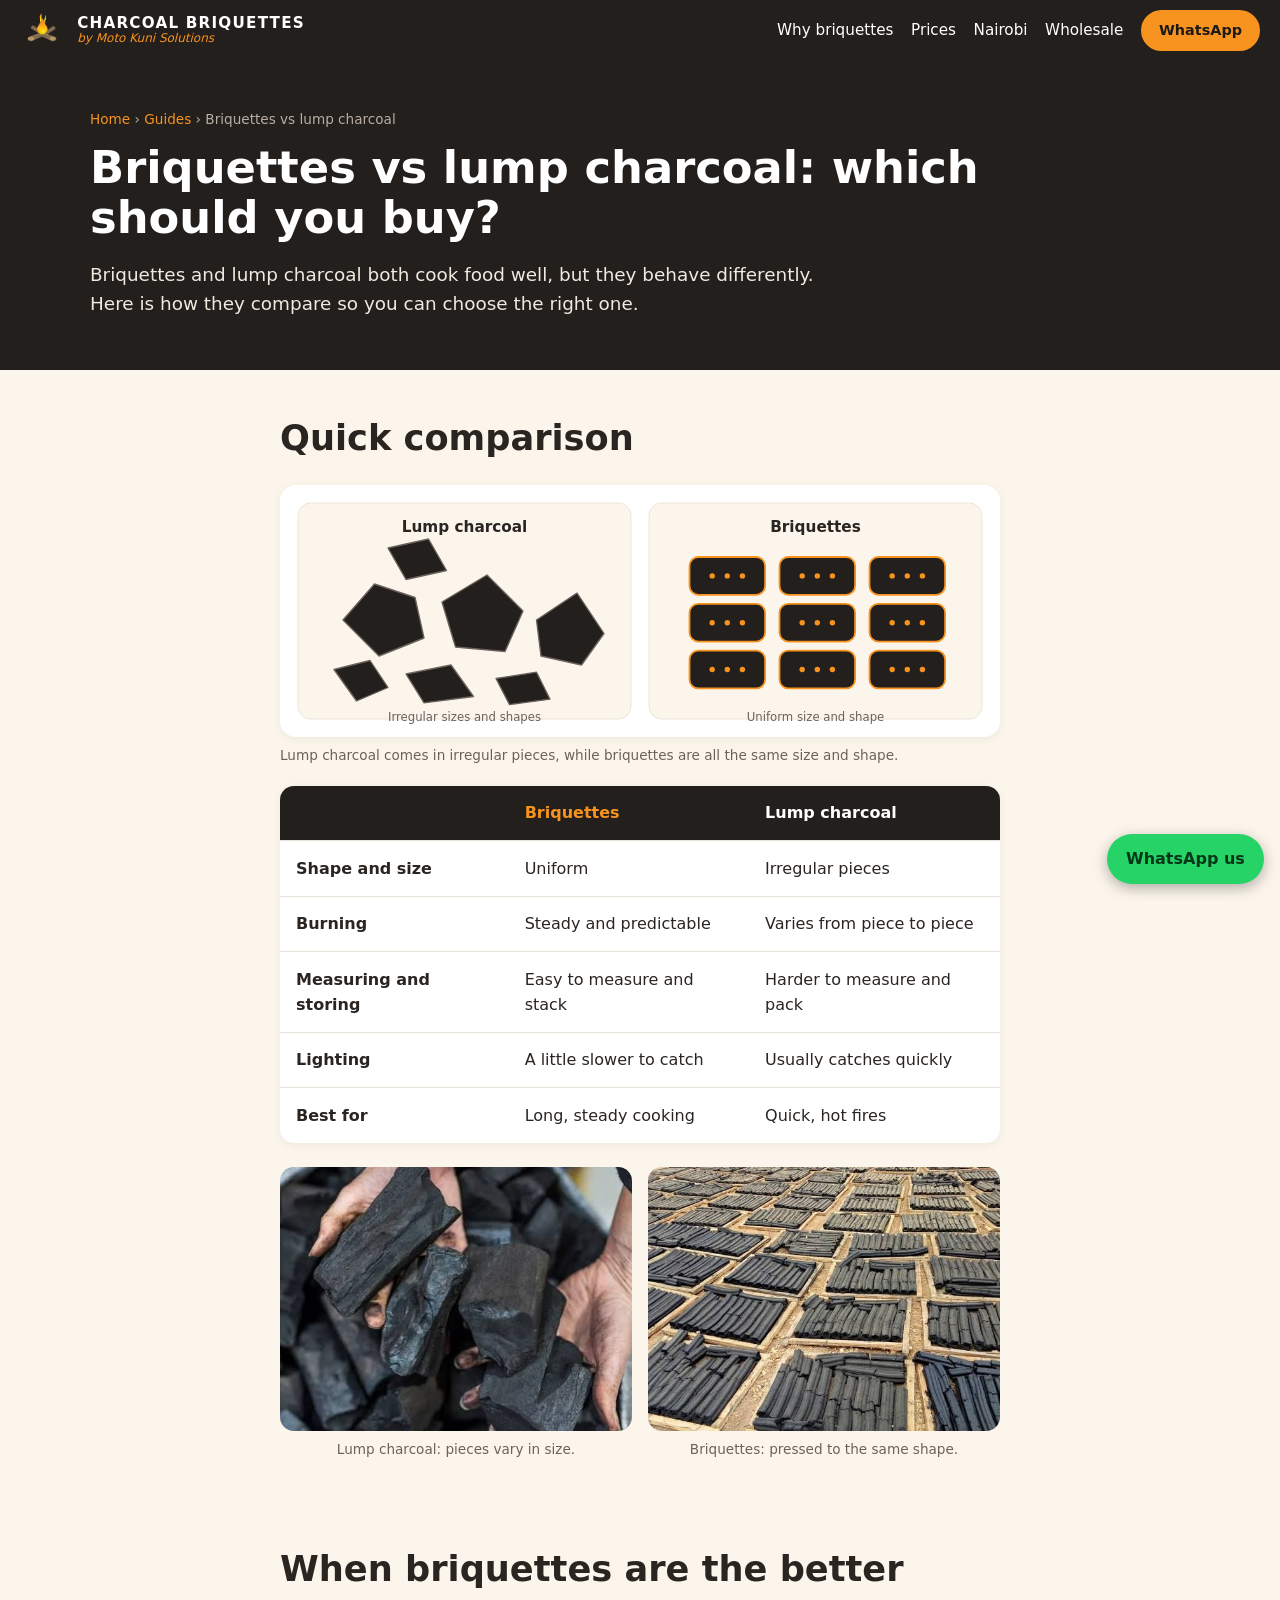
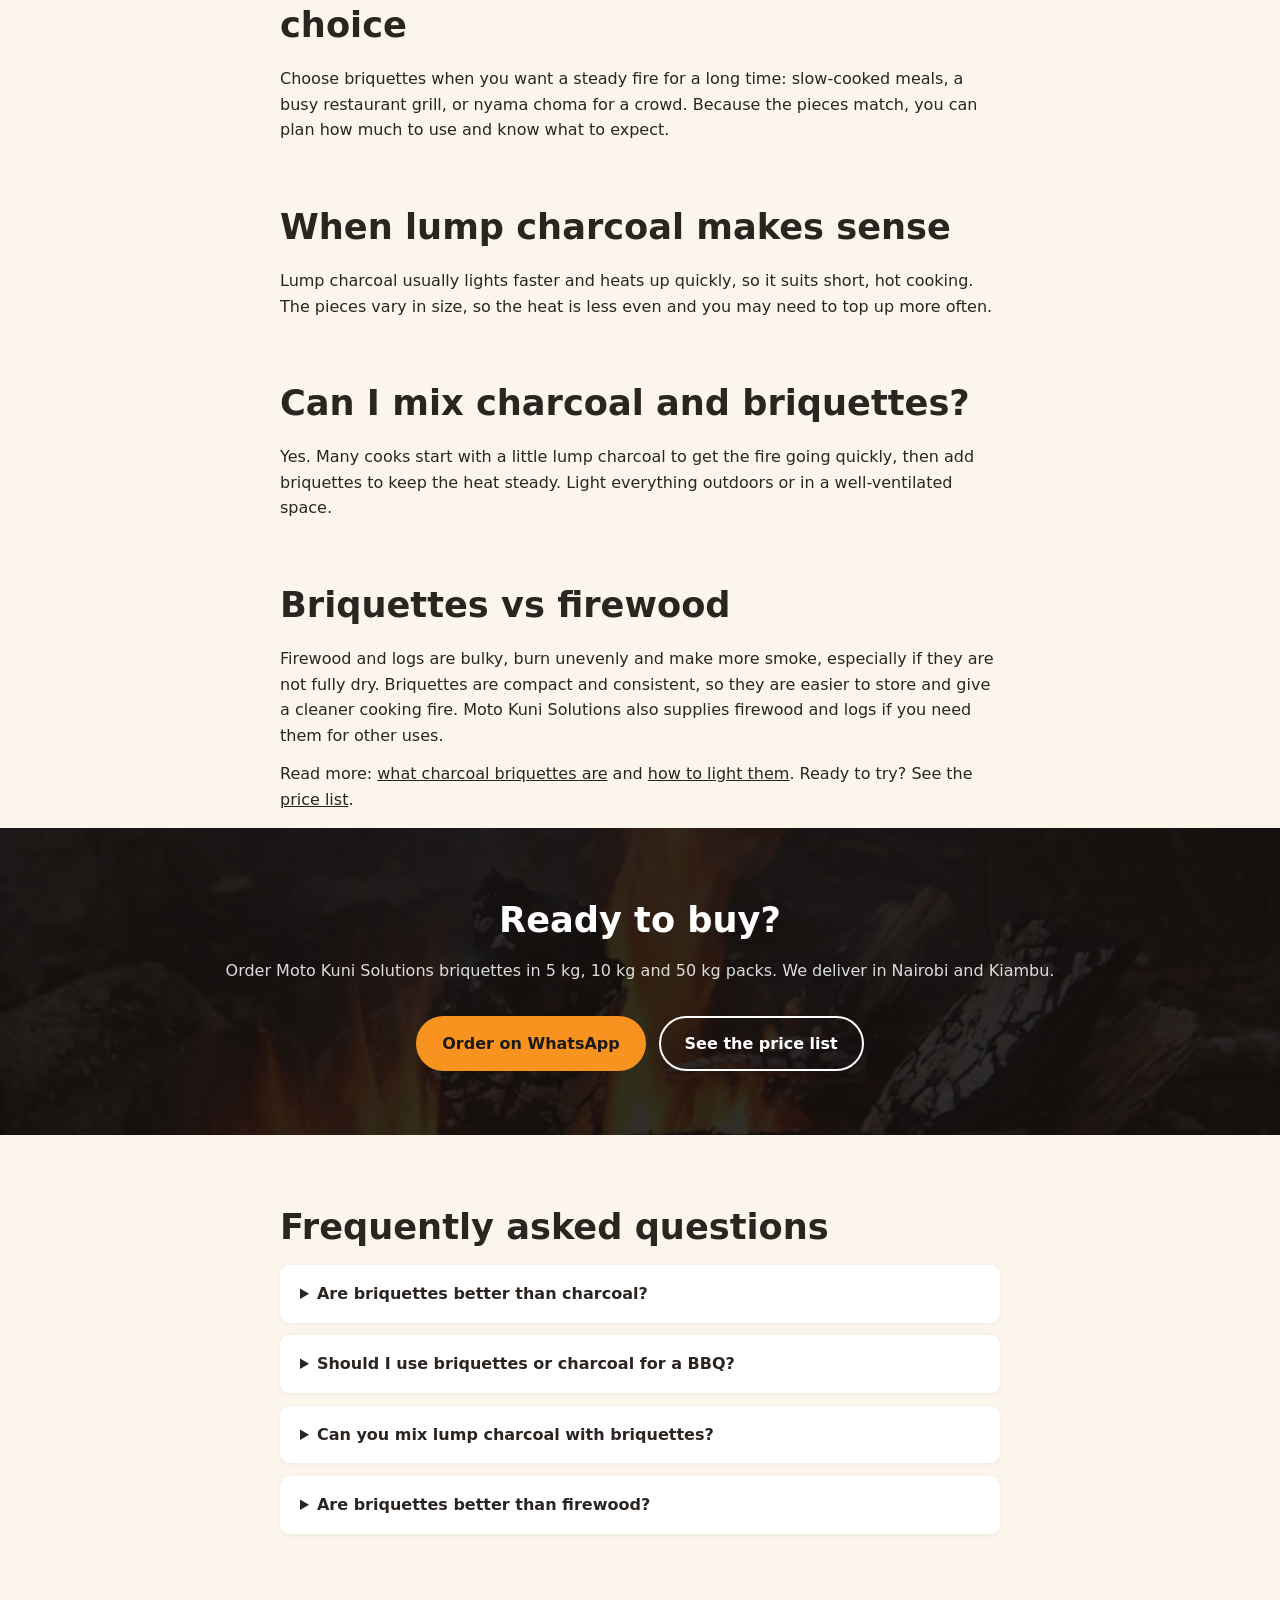
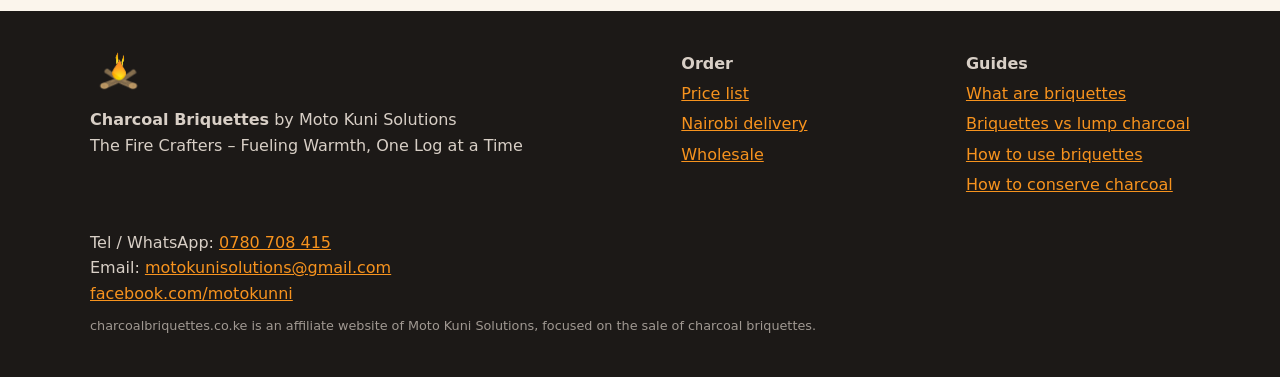
<file: charcoal-briquettes-vs-lump-charcoal/index.html>
<!DOCTYPE html>
<html lang="en">
<head>
  <meta charset="utf-8">
  <meta name="viewport" content="width=device-width, initial-scale=1">
  <title>Briquettes vs Lump Charcoal | Moto Kuni Solutions</title>
  <meta name="description" content="Briquettes vs lump charcoal: compare burn time, heat, smoke, ash and price to choose the right fuel for your cooking in Kenya.">
  <link rel="icon" type="image/png" href="/images/favicon.png">
  <link rel="canonical" href="https://charcoalbriquettes.co.ke/charcoal-briquettes-vs-lump-charcoal/">
  <link rel="stylesheet" href="/style.css">
  <meta property="og:title" content="Briquettes vs Lump Charcoal | Moto Kuni Solutions">
  <meta property="og:description" content="Briquettes vs lump charcoal: compare burn time, heat, smoke, ash and price to choose the right fuel for your cooking in Kenya.">
  <meta property="og:image" content="https://charcoalbriquettes.co.ke/images/briquettes-10kg.jpg">
  <meta property="og:url" content="https://charcoalbriquettes.co.ke/charcoal-briquettes-vs-lump-charcoal/">
  <meta property="og:type" content="article">
  <script type="application/ld+json">
  {"@context": "https://schema.org", "@type": "BreadcrumbList", "itemListElement": [{"@type": "ListItem", "position": 1, "name": "Home", "item": "https://charcoalbriquettes.co.ke/"}, {"@type": "ListItem", "position": 2, "name": "Briquettes vs lump charcoal", "item": "https://charcoalbriquettes.co.ke/charcoal-briquettes-vs-lump-charcoal/"}]}
  </script>
  <script type="application/ld+json">
  {"@context": "https://schema.org", "@type": "Article", "headline": "Briquettes vs lump charcoal: which should you buy?", "description": "Briquettes vs lump charcoal: how they differ in shape, burning and handling, and which one suits home cooking, BBQ and restaurants.", "mainEntityOfPage": "https://charcoalbriquettes.co.ke/charcoal-briquettes-vs-lump-charcoal/", "author": {"@type": "Organization", "name": "Moto Kuni Solutions"}, "publisher": {"@type": "Organization", "name": "Moto Kuni Solutions"}}
  </script>
  <script type="application/ld+json">
  {"@context": "https://schema.org", "@type": "FAQPage", "mainEntity": [{"@type": "Question", "name": "Are briquettes better than charcoal?", "acceptedAnswer": {"@type": "Answer", "text": "It depends on what you cook. Briquettes give a steadier, more predictable fire, while lump charcoal lights faster and heats up quickly. Many people use briquettes for long cooking and lump charcoal for quick jobs."}}, {"@type": "Question", "name": "Should I use briquettes or charcoal for a BBQ?", "acceptedAnswer": {"@type": "Answer", "text": "For a long barbecue or a big group, briquettes help you keep the heat steady. For a quick, hot sear, lump charcoal can work well. You can also mix them."}}, {"@type": "Question", "name": "Can you mix lump charcoal with briquettes?", "acceptedAnswer": {"@type": "Answer", "text": "Yes. Use lump charcoal to start the fire quickly and briquettes to keep the heat steady."}}, {"@type": "Question", "name": "Are briquettes better than firewood?", "acceptedAnswer": {"@type": "Answer", "text": "For cooking, briquettes are usually cleaner and easier to handle, because they are compact, dry and uniform. Firewood is bulkier and makes more smoke."}}]}
  </script>
</head>
<body>

<header class="nav">
  <a class="brand" href="/" aria-label="Charcoal Briquettes by Moto Kuni Solutions home">
    <img src="/images/logo.png" alt="Moto Kuni Solutions logo" width="46" height="36">
    <span><strong>CHARCOAL BRIQUETTES</strong><em>by Moto Kuni Solutions</em></span>
  </a>
  <nav>
    <a href="/#why">Why briquettes</a>
    <a href="/charcoal-briquettes-price-kenya/">Prices</a>
    <a href="/buy-charcoal-briquettes-nairobi/">Nairobi</a>
    <a href="/wholesale-charcoal-briquettes-kenya/">Wholesale</a>
    <a class="btn btn-small" href="https://wa.me/254780708415?text=Hello%20Moto%20Kuni%20Solutions%2C%20I%20would%20like%20to%20order%20briquettes." target="_blank" rel="noopener">WhatsApp</a>
  </nav>
</header>

<main>
  <section class="page-hero">
    <p class="crumbs"><a href="/">Home</a> &rsaquo; <a href="/#guides">Guides</a> &rsaquo; Briquettes vs lump charcoal</p>
    <h1>Briquettes vs lump charcoal: which should you buy?</h1>
    <p class="lead">Briquettes and lump charcoal both cook food well, but they behave differently. Here is how they compare so you can choose the right one.</p>
  </section>

  <section class="section narrow prose">
    <h2>Quick comparison</h2>
    <figure class="illus-wrap"><svg class="illus" viewBox="0 0 800 280" role="img" aria-label="Lump charcoal pieces vary in size and shape while briquettes are all the same" xmlns="http://www.w3.org/2000/svg"><rect width="800" height="280" rx="16" fill="#ffffff"/><rect x="20" y="20" width="370" height="240" rx="14" fill="#fbf5ec" stroke="#e9e2d8"/><rect x="410" y="20" width="370" height="240" rx="14" fill="#fbf5ec" stroke="#e9e2d8"/><polygon points="70,150 105,110 150,125 160,170 110,190" fill="#231f1d" stroke="#6b625c" stroke-width="1.5" stroke-linejoin="round"/><polygon points="180,130 230,100 270,140 250,185 195,180" fill="#231f1d" stroke="#6b625c" stroke-width="1.5" stroke-linejoin="round"/><polygon points="285,150 330,120 360,165 335,200 290,190" fill="#231f1d" stroke="#6b625c" stroke-width="1.5" stroke-linejoin="round"/><polygon points="60,205 100,195 120,225 85,240" fill="#231f1d" stroke="#6b625c" stroke-width="1.5" stroke-linejoin="round"/><polygon points="140,210 190,200 215,235 160,242" fill="#231f1d" stroke="#6b625c" stroke-width="1.5" stroke-linejoin="round"/><polygon points="240,215 285,208 300,238 255,244" fill="#231f1d" stroke="#6b625c" stroke-width="1.5" stroke-linejoin="round"/><polygon points="120,70 165,60 185,95 140,105" fill="#231f1d" stroke="#6b625c" stroke-width="1.5" stroke-linejoin="round"/><text x="205" y="52" font-family="system-ui,-apple-system,Segoe UI,Roboto,Arial,sans-serif" font-size="17" font-weight="700" fill="#2b2522" text-anchor="middle">Lump charcoal</text><text x="205" y="262" font-family="system-ui,-apple-system,Segoe UI,Roboto,Arial,sans-serif" font-size="13" font-weight="400" fill="#6b625c" text-anchor="middle">Irregular sizes and shapes</text><rect x="455" y="80" width="84" height="42" rx="10" fill="#231f1d" stroke="#f7931e" stroke-width="2"/><circle cx="480.2" cy="101.0" r="3" fill="#f7931e"/><circle cx="497.0" cy="101.0" r="3" fill="#f7931e"/><circle cx="513.8" cy="101.0" r="3" fill="#f7931e"/><rect x="555" y="80" width="84" height="42" rx="10" fill="#231f1d" stroke="#f7931e" stroke-width="2"/><circle cx="580.2" cy="101.0" r="3" fill="#f7931e"/><circle cx="597.0" cy="101.0" r="3" fill="#f7931e"/><circle cx="613.8" cy="101.0" r="3" fill="#f7931e"/><rect x="655" y="80" width="84" height="42" rx="10" fill="#231f1d" stroke="#f7931e" stroke-width="2"/><circle cx="680.2" cy="101.0" r="3" fill="#f7931e"/><circle cx="697.0" cy="101.0" r="3" fill="#f7931e"/><circle cx="713.8" cy="101.0" r="3" fill="#f7931e"/><rect x="455" y="132" width="84" height="42" rx="10" fill="#231f1d" stroke="#f7931e" stroke-width="2"/><circle cx="480.2" cy="153.0" r="3" fill="#f7931e"/><circle cx="497.0" cy="153.0" r="3" fill="#f7931e"/><circle cx="513.8" cy="153.0" r="3" fill="#f7931e"/><rect x="555" y="132" width="84" height="42" rx="10" fill="#231f1d" stroke="#f7931e" stroke-width="2"/><circle cx="580.2" cy="153.0" r="3" fill="#f7931e"/><circle cx="597.0" cy="153.0" r="3" fill="#f7931e"/><circle cx="613.8" cy="153.0" r="3" fill="#f7931e"/><rect x="655" y="132" width="84" height="42" rx="10" fill="#231f1d" stroke="#f7931e" stroke-width="2"/><circle cx="680.2" cy="153.0" r="3" fill="#f7931e"/><circle cx="697.0" cy="153.0" r="3" fill="#f7931e"/><circle cx="713.8" cy="153.0" r="3" fill="#f7931e"/><rect x="455" y="184" width="84" height="42" rx="10" fill="#231f1d" stroke="#f7931e" stroke-width="2"/><circle cx="480.2" cy="205.0" r="3" fill="#f7931e"/><circle cx="497.0" cy="205.0" r="3" fill="#f7931e"/><circle cx="513.8" cy="205.0" r="3" fill="#f7931e"/><rect x="555" y="184" width="84" height="42" rx="10" fill="#231f1d" stroke="#f7931e" stroke-width="2"/><circle cx="580.2" cy="205.0" r="3" fill="#f7931e"/><circle cx="597.0" cy="205.0" r="3" fill="#f7931e"/><circle cx="613.8" cy="205.0" r="3" fill="#f7931e"/><rect x="655" y="184" width="84" height="42" rx="10" fill="#231f1d" stroke="#f7931e" stroke-width="2"/><circle cx="680.2" cy="205.0" r="3" fill="#f7931e"/><circle cx="697.0" cy="205.0" r="3" fill="#f7931e"/><circle cx="713.8" cy="205.0" r="3" fill="#f7931e"/><text x="595" y="52" font-family="system-ui,-apple-system,Segoe UI,Roboto,Arial,sans-serif" font-size="17" font-weight="700" fill="#2b2522" text-anchor="middle">Briquettes</text><text x="595" y="262" font-family="system-ui,-apple-system,Segoe UI,Roboto,Arial,sans-serif" font-size="13" font-weight="400" fill="#6b625c" text-anchor="middle">Uniform size and shape</text></svg><figcaption>Lump charcoal comes in irregular pieces, while briquettes are all the same size and shape.</figcaption></figure>
    <table class="compare">
      <thead><tr><th></th><th>Briquettes</th><th>Lump charcoal</th></tr></thead>
      <tbody>
        <tr><th>Shape and size</th><td>Uniform</td><td>Irregular pieces</td></tr>
        <tr><th>Burning</th><td>Steady and predictable</td><td>Varies from piece to piece</td></tr>
        <tr><th>Measuring and storing</th><td>Easy to measure and stack</td><td>Harder to measure and pack</td></tr>
        <tr><th>Lighting</th><td>A little slower to catch</td><td>Usually catches quickly</td></tr>
        <tr><th>Best for</th><td>Long, steady cooking</td><td>Quick, hot fires</td></tr>
      </tbody>
    </table>
    <div class="photo-pair">
      <figure><img src="/images/lump-charcoal.jpg" alt="Pieces of lump charcoal in different sizes" loading="lazy"><figcaption>Lump charcoal: pieces vary in size.</figcaption></figure>
      <figure><img src="/images/briquettes-rows.jpg" alt="Charcoal briquettes of the same size laid out in rows" loading="lazy"><figcaption>Briquettes: pressed to the same shape.</figcaption></figure>
    </div>
  </section>

  <section class="section narrow prose">
    <h2>When briquettes are the better choice</h2>
    <p>Choose briquettes when you want a steady fire for a long time: slow-cooked meals, a busy restaurant grill, or nyama choma for a crowd. Because the pieces match, you can plan how much to use and know what to expect.</p>
  </section>

  <section class="section narrow prose">
    <h2>When lump charcoal makes sense</h2>
    <p>Lump charcoal usually lights faster and heats up quickly, so it suits short, hot cooking. The pieces vary in size, so the heat is less even and you may need to top up more often.</p>
  </section>

  <section class="section narrow prose">
    <h2>Can I mix charcoal and briquettes?</h2>
    <p>Yes. Many cooks start with a little lump charcoal to get the fire going quickly, then add briquettes to keep the heat steady. Light everything outdoors or in a well-ventilated space.</p>
  </section>

  <section class="section narrow prose">
    <h2>Briquettes vs firewood</h2>
    <p>Firewood and logs are bulky, burn unevenly and make more smoke, especially if they are not fully dry. Briquettes are compact and consistent, so they are easier to store and give a cleaner cooking fire. Moto Kuni Solutions also supplies firewood and logs if you need them for other uses.</p>
    <p>Read more: <a href="/what-are-charcoal-briquettes/">what charcoal briquettes are</a> and <a href="/how-to-use-charcoal-briquettes/">how to light them</a>. Ready to try? See the <a href="/charcoal-briquettes-price-kenya/">price list</a>.</p>
  </section>

  <section class="section banner">
    <h2>Ready to buy?</h2>
    <p class="section-intro center-text">Order Moto Kuni Solutions briquettes in 5 kg, 10 kg and 50 kg packs. We deliver in Nairobi and Kiambu.</p>
    <div class="cta-row"><a class="btn" href="https://wa.me/254780708415?text=Hello%20Moto%20Kuni%20Solutions%2C%20I%20would%20like%20to%20order%20briquettes." target="_blank" rel="noopener">Order on WhatsApp</a><a class="btn btn-ghost" href="/charcoal-briquettes-price-kenya/">See the price list</a></div>
  </section>

  <section class="section narrow">
    <h2>Frequently asked questions</h2>
    <details><summary>Are briquettes better than charcoal?</summary><p>It depends on what you cook. Briquettes give a steadier, more predictable fire, while lump charcoal lights faster and heats up quickly. Many people use briquettes for long cooking and lump charcoal for quick jobs.</p></details>
    <details><summary>Should I use briquettes or charcoal for a BBQ?</summary><p>For a long barbecue or a big group, briquettes help you keep the heat steady. For a quick, hot sear, lump charcoal can work well. You can also mix them.</p></details>
    <details><summary>Can you mix lump charcoal with briquettes?</summary><p>Yes. Use lump charcoal to start the fire quickly and briquettes to keep the heat steady.</p></details>
    <details><summary>Are briquettes better than firewood?</summary><p>For cooking, briquettes are usually cleaner and easier to handle, because they are compact, dry and uniform. Firewood is bulkier and makes more smoke.</p></details>
  </section>
</main>

<footer class="footer">
  <div>
    <img src="/images/logo.png" alt="Moto Kuni Solutions logo" width="60" height="47">
    <p><strong>Charcoal Briquettes</strong> by Moto Kuni Solutions<br>The Fire Crafters &ndash; Fueling Warmth, One Log at a Time</p>
  </div>
  <div>
    <p class="foot-links"><strong>Order</strong><br><a href="/charcoal-briquettes-price-kenya/">Price list</a><br><a href="/buy-charcoal-briquettes-nairobi/">Nairobi delivery</a><br><a href="/wholesale-charcoal-briquettes-kenya/">Wholesale</a></p>
  </div>
  <div>
    <p class="foot-links"><strong>Guides</strong><br><a href="/what-are-charcoal-briquettes/">What are briquettes</a><br><a href="/charcoal-briquettes-vs-lump-charcoal/">Briquettes vs lump charcoal</a><br><a href="/how-to-use-charcoal-briquettes/">How to use briquettes</a><br><a href="/how-to-conserve-charcoal/">How to conserve charcoal</a></p>
  </div>
  <div>
    <p>Tel / WhatsApp: <a href="tel:+254780708415">0780 708 415</a><br>
    Email: <a href="mailto:motokunisolutions@gmail.com">motokunisolutions@gmail.com</a><br>
    <a href="https://facebook.com/motokunni/" target="_blank" rel="noopener">facebook.com/motokunni</a></p>
    <p class="small">charcoalbriquettes.co.ke is an affiliate website of Moto Kuni Solutions, focused on the sale of charcoal briquettes.</p>
  </div>
</footer>

<a class="wa-float" href="https://wa.me/254780708415?text=Hello%20Moto%20Kuni%20Solutions%2C%20I%20would%20like%20to%20order%20briquettes." target="_blank" rel="noopener" aria-label="Chat on WhatsApp">WhatsApp us</a>

</body>
</html>
</file>
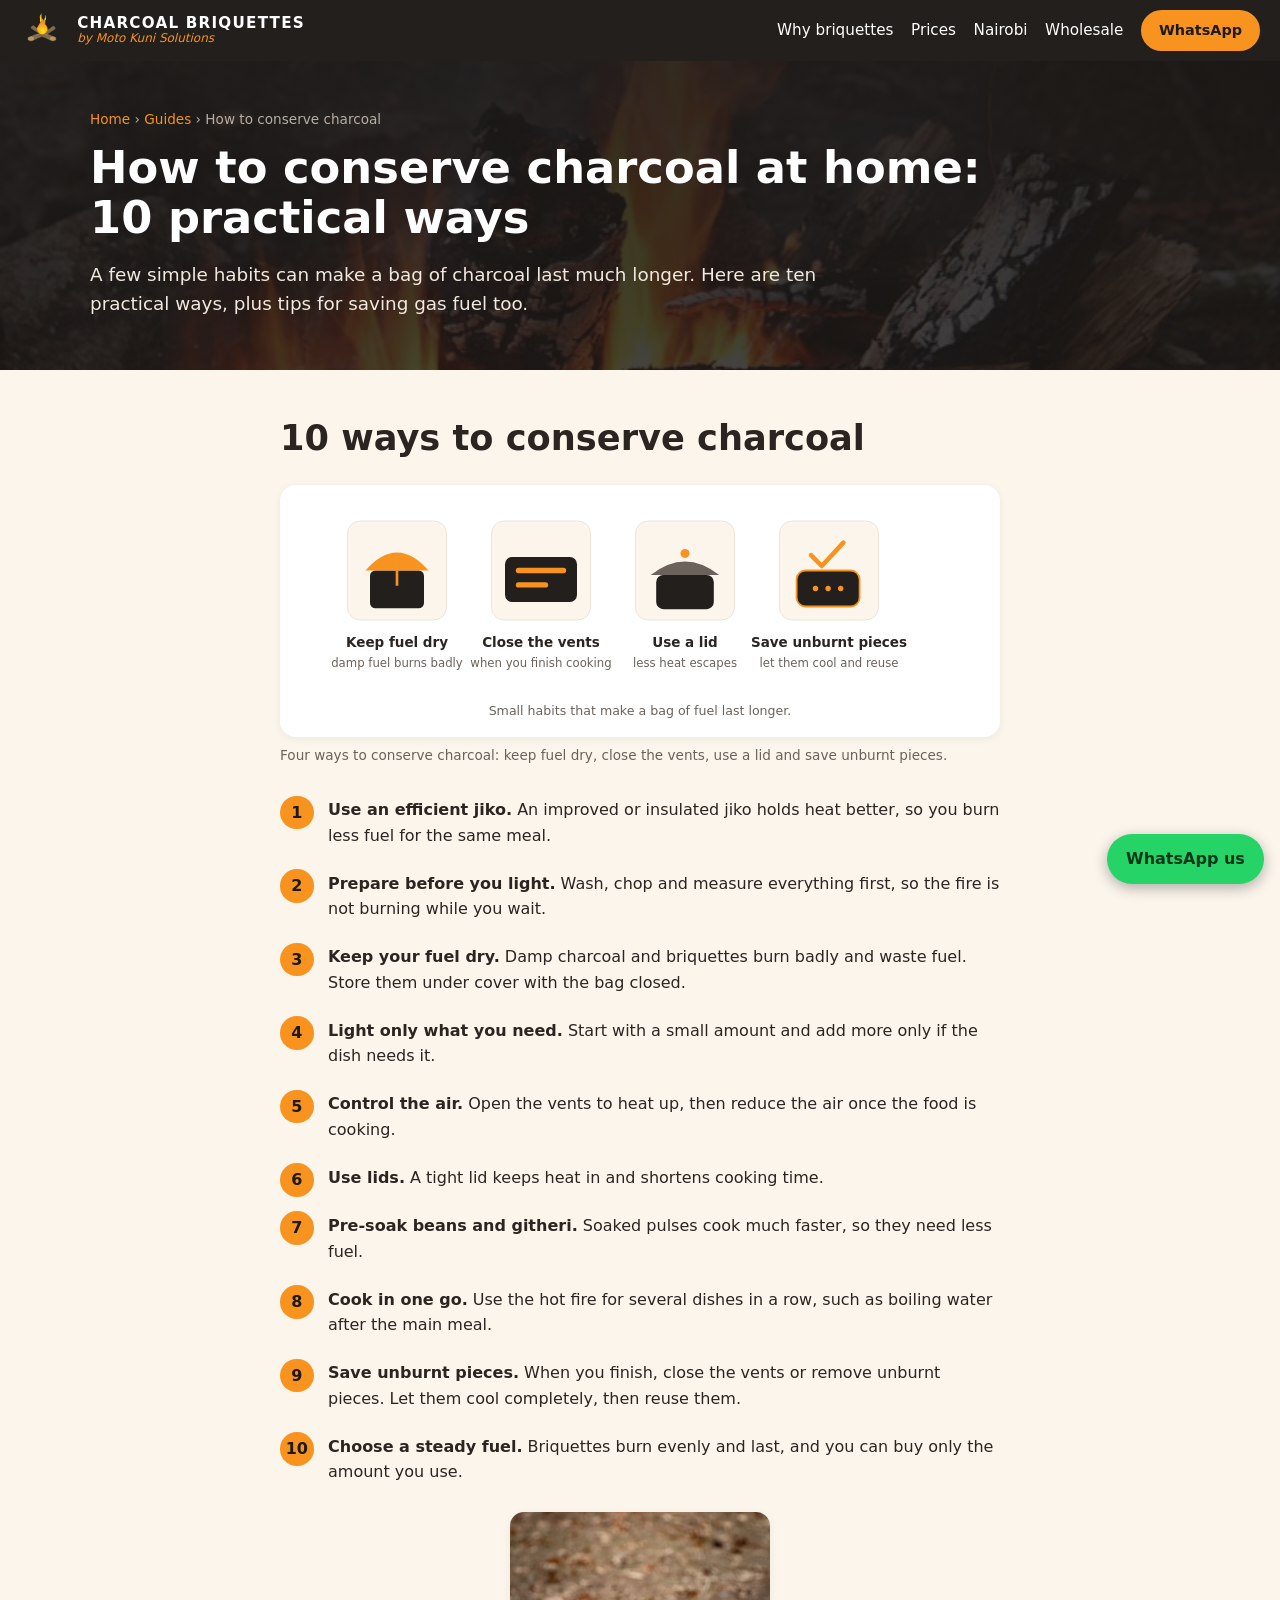
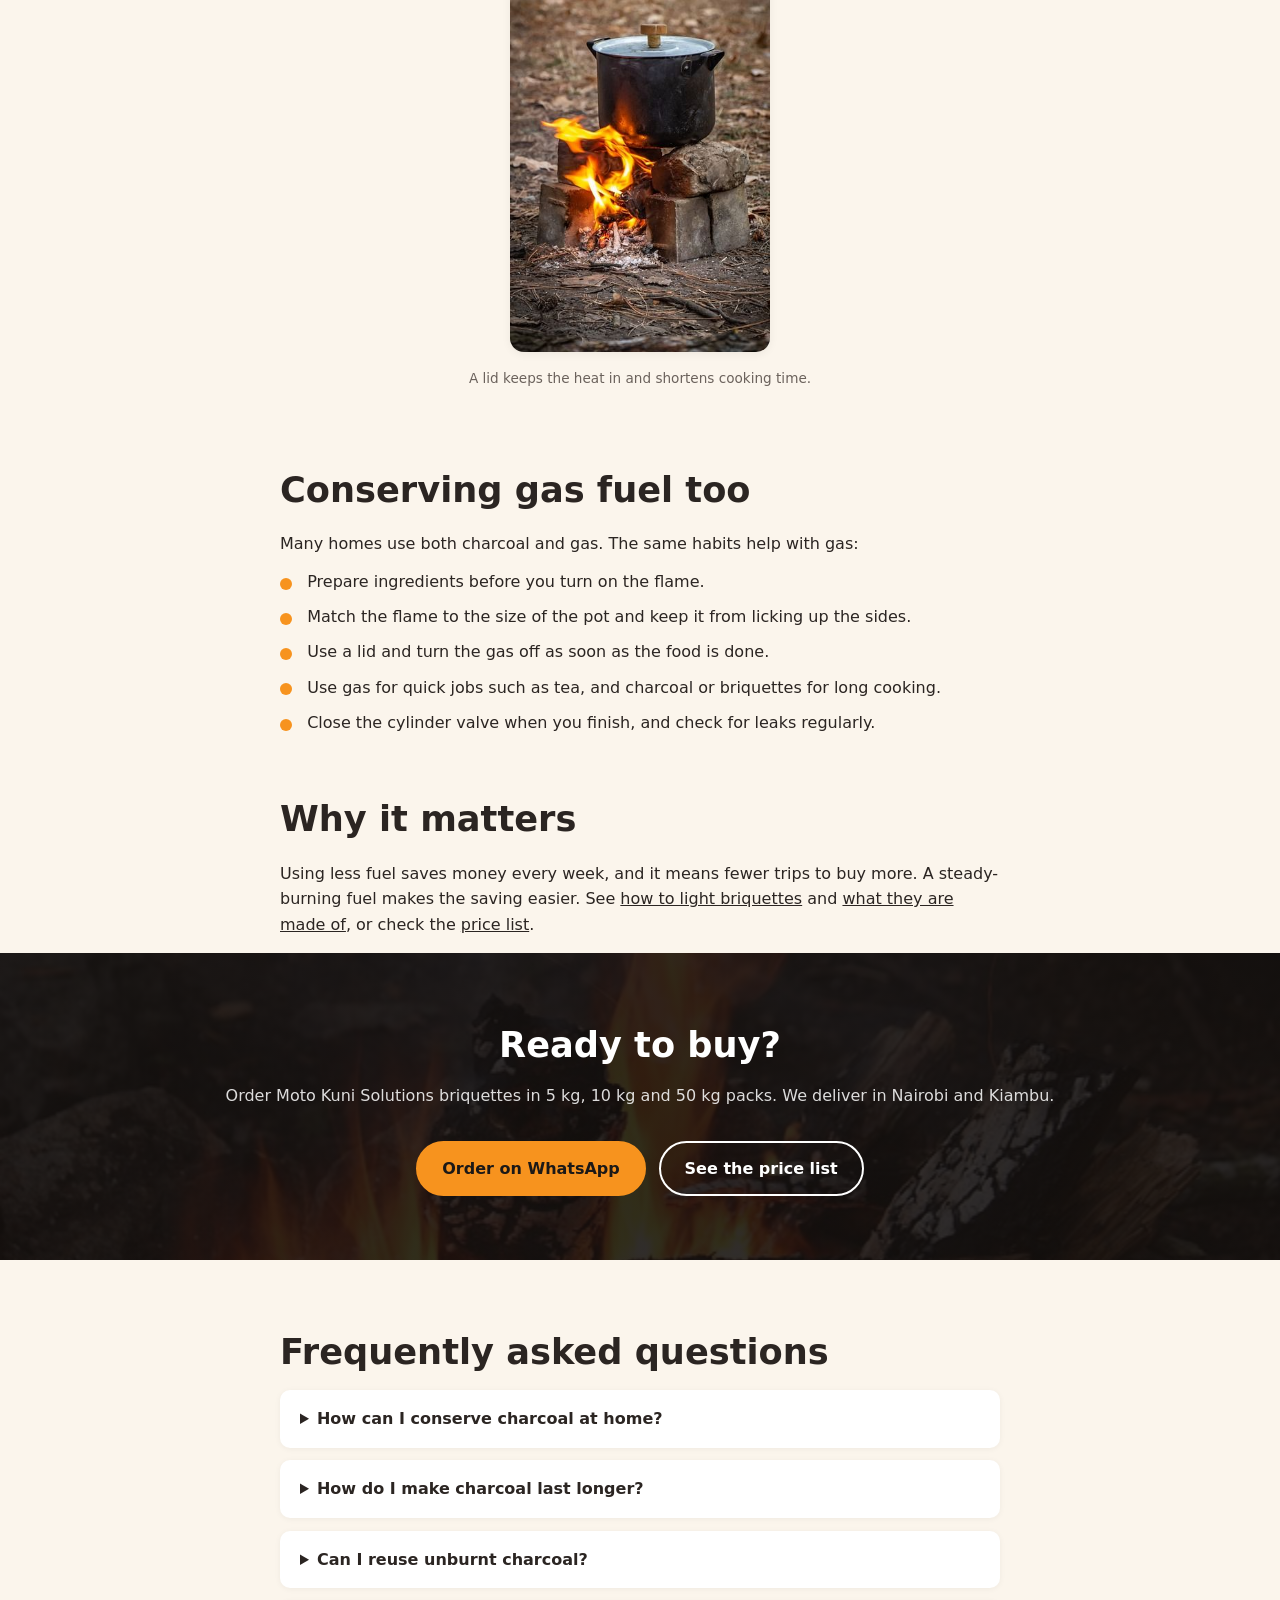
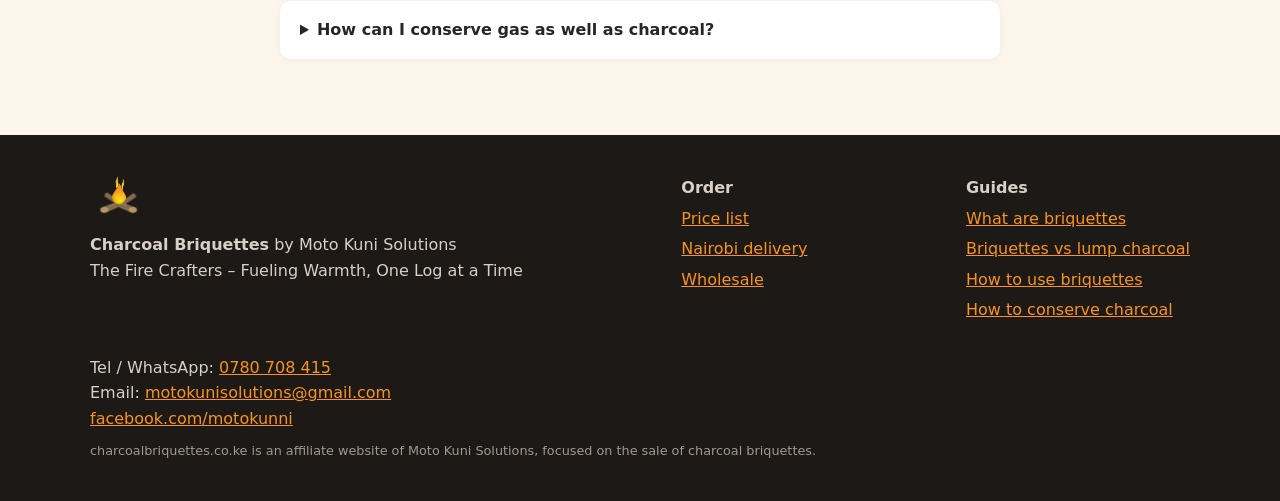
<file: how-to-conserve-charcoal/index.html>
<!DOCTYPE html>
<html lang="en">
<head>
  <meta charset="utf-8">
  <meta name="viewport" content="width=device-width, initial-scale=1">
  <title>How to Conserve Charcoal | Moto Kuni Solutions</title>
  <meta name="description" content="How to conserve charcoal at home: simple, practical ways to cook with less charcoal and save money, plus why briquettes burn longer.">
  <link rel="icon" type="image/png" href="/images/favicon.png">
  <link rel="canonical" href="https://charcoalbriquettes.co.ke/how-to-conserve-charcoal/">
  <link rel="stylesheet" href="/style.css">
  <meta property="og:title" content="How to Conserve Charcoal | Moto Kuni Solutions">
  <meta property="og:description" content="How to conserve charcoal at home: simple, practical ways to cook with less charcoal and save money, plus why briquettes burn longer.">
  <meta property="og:image" content="https://charcoalbriquettes.co.ke/images/briquettes-10kg.jpg">
  <meta property="og:url" content="https://charcoalbriquettes.co.ke/how-to-conserve-charcoal/">
  <meta property="og:type" content="article">
  <script type="application/ld+json">
  {"@context": "https://schema.org", "@type": "BreadcrumbList", "itemListElement": [{"@type": "ListItem", "position": 1, "name": "Home", "item": "https://charcoalbriquettes.co.ke/"}, {"@type": "ListItem", "position": 2, "name": "How to conserve charcoal", "item": "https://charcoalbriquettes.co.ke/how-to-conserve-charcoal/"}]}
  </script>
  <script type="application/ld+json">
  {"@context": "https://schema.org", "@type": "Article", "headline": "How to conserve charcoal at home: 10 practical ways", "description": "How to conserve charcoal at home: 10 practical ways to make your fuel last longer, plus tips for saving gas fuel too.", "mainEntityOfPage": "https://charcoalbriquettes.co.ke/how-to-conserve-charcoal/", "author": {"@type": "Organization", "name": "Moto Kuni Solutions"}, "publisher": {"@type": "Organization", "name": "Moto Kuni Solutions"}}
  </script>
  <script type="application/ld+json">
  {"@context": "https://schema.org", "@type": "FAQPage", "mainEntity": [{"@type": "Question", "name": "How can I conserve charcoal at home?", "acceptedAnswer": {"@type": "Answer", "text": "Keep it dry, light only what you need, prepare food before lighting, use lids, control the air vents and save unburnt pieces to reuse once cooled."}}, {"@type": "Question", "name": "How do I make charcoal last longer?", "acceptedAnswer": {"@type": "Answer", "text": "Use an efficient jiko, control the airflow, use a lid and cook several dishes on the same fire."}}, {"@type": "Question", "name": "Can I reuse unburnt charcoal?", "acceptedAnswer": {"@type": "Answer", "text": "Yes. Close the vents or remove unburnt pieces, let them cool completely, and keep them dry for next time."}}, {"@type": "Question", "name": "How can I conserve gas as well as charcoal?", "acceptedAnswer": {"@type": "Answer", "text": "Prepare ingredients first, use lids, match the flame to the pot, switch off as soon as the food is done, and use gas for quick jobs and charcoal for long ones."}}]}
  </script>
</head>
<body>

<header class="nav">
  <a class="brand" href="/" aria-label="Charcoal Briquettes by Moto Kuni Solutions home">
    <img src="/images/logo.png" alt="Moto Kuni Solutions logo" width="46" height="36">
    <span><strong>CHARCOAL BRIQUETTES</strong><em>by Moto Kuni Solutions</em></span>
  </a>
  <nav>
    <a href="/#why">Why briquettes</a>
    <a href="/charcoal-briquettes-price-kenya/">Prices</a>
    <a href="/buy-charcoal-briquettes-nairobi/">Nairobi</a>
    <a href="/wholesale-charcoal-briquettes-kenya/">Wholesale</a>
    <a class="btn btn-small" href="https://wa.me/254780708415?text=Hello%20Moto%20Kuni%20Solutions%2C%20I%20would%20like%20to%20order%20briquettes." target="_blank" rel="noopener">WhatsApp</a>
  </nav>
</header>

<main>
  <section class="page-hero photo" style="--hero-img:url(/images/fire-logs.jpg)">
    <p class="crumbs"><a href="/">Home</a> &rsaquo; <a href="/#guides">Guides</a> &rsaquo; How to conserve charcoal</p>
    <h1>How to conserve charcoal at home: 10 practical ways</h1>
    <p class="lead">A few simple habits can make a bag of charcoal last much longer. Here are ten practical ways, plus tips for saving gas fuel too.</p>
  </section>

  <section class="section narrow prose">
    <h2>10 ways to conserve charcoal</h2>
    <figure class="illus-wrap"><svg class="illus" viewBox="0 0 800 280" role="img" aria-label="Four ways to conserve charcoal: keep fuel dry, close the vents, use a lid and save unburnt pieces" xmlns="http://www.w3.org/2000/svg"><rect width="800" height="280" rx="16" fill="#ffffff"/><rect x="75" y="40" width="110" height="110" rx="14" fill="#fbf5ec" stroke="#e9e2d8"/><rect x="235" y="40" width="110" height="110" rx="14" fill="#fbf5ec" stroke="#e9e2d8"/><rect x="395" y="40" width="110" height="110" rx="14" fill="#fbf5ec" stroke="#e9e2d8"/><rect x="555" y="40" width="110" height="110" rx="14" fill="#fbf5ec" stroke="#e9e2d8"/><rect x="100" y="95" width="60" height="42" rx="6" fill="#231f1d"/><path d="M95 95 Q130 55 165 95 Z" fill="#f7931e"/><line x1="130" y1="95" x2="130" y2="112" stroke="#f7931e" stroke-width="3"/><rect x="250" y="80" width="80" height="50" rx="8" fill="#231f1d"/><rect x="262" y="92" width="56" height="6" rx="3" fill="#f7931e"/><rect x="262" y="108" width="36" height="6" rx="3" fill="#f7931e"/><rect x="418" y="100" width="64" height="38" rx="8" fill="#231f1d"/><path d="M412 100 Q450 70 488 100 Z" fill="#6b625c"/><circle cx="450" cy="76" r="5" fill="#f7931e"/><rect x="574" y="95" width="70" height="40" rx="10" fill="#231f1d" stroke="#f7931e" stroke-width="2"/><circle cx="595.0" cy="115.0" r="3" fill="#f7931e"/><circle cx="609.0" cy="115.0" r="3" fill="#f7931e"/><circle cx="623.0" cy="115.0" r="3" fill="#f7931e"/><polyline points="590,78 602,90 626,64" fill="none" stroke="#f7931e" stroke-width="5" stroke-linecap="round" stroke-linejoin="round"/><text x="130" y="180" font-family="system-ui,-apple-system,Segoe UI,Roboto,Arial,sans-serif" font-size="15" font-weight="700" fill="#2b2522" text-anchor="middle">Keep fuel dry</text><text x="130" y="202" font-family="system-ui,-apple-system,Segoe UI,Roboto,Arial,sans-serif" font-size="13" font-weight="400" fill="#6b625c" text-anchor="middle">damp fuel burns badly</text><text x="290" y="180" font-family="system-ui,-apple-system,Segoe UI,Roboto,Arial,sans-serif" font-size="15" font-weight="700" fill="#2b2522" text-anchor="middle">Close the vents</text><text x="290" y="202" font-family="system-ui,-apple-system,Segoe UI,Roboto,Arial,sans-serif" font-size="13" font-weight="400" fill="#6b625c" text-anchor="middle">when you finish cooking</text><text x="450" y="180" font-family="system-ui,-apple-system,Segoe UI,Roboto,Arial,sans-serif" font-size="15" font-weight="700" fill="#2b2522" text-anchor="middle">Use a lid</text><text x="450" y="202" font-family="system-ui,-apple-system,Segoe UI,Roboto,Arial,sans-serif" font-size="13" font-weight="400" fill="#6b625c" text-anchor="middle">less heat escapes</text><text x="610" y="180" font-family="system-ui,-apple-system,Segoe UI,Roboto,Arial,sans-serif" font-size="15" font-weight="700" fill="#2b2522" text-anchor="middle">Save unburnt pieces</text><text x="610" y="202" font-family="system-ui,-apple-system,Segoe UI,Roboto,Arial,sans-serif" font-size="13" font-weight="400" fill="#6b625c" text-anchor="middle">let them cool and reuse</text><text x="400" y="255" font-family="system-ui,-apple-system,Segoe UI,Roboto,Arial,sans-serif" font-size="14" font-weight="400" fill="#6b625c" text-anchor="middle">Small habits that make a bag of fuel last longer.</text></svg><figcaption>Four ways to conserve charcoal: keep fuel dry, close the vents, use a lid and save unburnt pieces.</figcaption></figure>
    <ol class="how-steps"><li><strong>Use an efficient jiko.</strong> An improved or insulated jiko holds heat better, so you burn less fuel for the same meal.</li><li><strong>Prepare before you light.</strong> Wash, chop and measure everything first, so the fire is not burning while you wait.</li><li><strong>Keep your fuel dry.</strong> Damp charcoal and briquettes burn badly and waste fuel. Store them under cover with the bag closed.</li><li><strong>Light only what you need.</strong> Start with a small amount and add more only if the dish needs it.</li><li><strong>Control the air.</strong> Open the vents to heat up, then reduce the air once the food is cooking.</li><li><strong>Use lids.</strong> A tight lid keeps heat in and shortens cooking time.</li><li><strong>Pre-soak beans and githeri.</strong> Soaked pulses cook much faster, so they need less fuel.</li><li><strong>Cook in one go.</strong> Use the hot fire for several dishes in a row, such as boiling water after the main meal.</li><li><strong>Save unburnt pieces.</strong> When you finish, close the vents or remove unburnt pieces. Let them cool completely, then reuse them.</li><li><strong>Choose a steady fuel.</strong> Briquettes burn evenly and last, and you can buy only the amount you use.</li></ol>
    <figure class="photo-fig wide narrow-photo"><img src="/images/pot-on-fire.jpg" alt="A covered pot cooking on a small fire" loading="lazy"><figcaption>A lid keeps the heat in and shortens cooking time.</figcaption></figure>
  </section>

  <section class="section narrow prose">
    <h2>Conserving gas fuel too</h2>
    <p>Many homes use both charcoal and gas. The same habits help with gas:</p>
    <ul class="checks">
      <li>Prepare ingredients before you turn on the flame.</li>
      <li>Match the flame to the size of the pot and keep it from licking up the sides.</li>
      <li>Use a lid and turn the gas off as soon as the food is done.</li>
      <li>Use gas for quick jobs such as tea, and charcoal or briquettes for long cooking.</li>
      <li>Close the cylinder valve when you finish, and check for leaks regularly.</li>
    </ul>
  </section>

  <section class="section narrow prose">
    <h2>Why it matters</h2>
    <p>Using less fuel saves money every week, and it means fewer trips to buy more. A steady-burning fuel makes the saving easier. See <a href="/how-to-use-charcoal-briquettes/">how to light briquettes</a> and <a href="/what-are-charcoal-briquettes/">what they are made of</a>, or check the <a href="/charcoal-briquettes-price-kenya/">price list</a>.</p>
  </section>

  <section class="section banner">
    <h2>Ready to buy?</h2>
    <p class="section-intro center-text">Order Moto Kuni Solutions briquettes in 5 kg, 10 kg and 50 kg packs. We deliver in Nairobi and Kiambu.</p>
    <div class="cta-row"><a class="btn" href="https://wa.me/254780708415?text=Hello%20Moto%20Kuni%20Solutions%2C%20I%20would%20like%20to%20order%20briquettes." target="_blank" rel="noopener">Order on WhatsApp</a><a class="btn btn-ghost" href="/charcoal-briquettes-price-kenya/">See the price list</a></div>
  </section>

  <section class="section narrow">
    <h2>Frequently asked questions</h2>
    <details><summary>How can I conserve charcoal at home?</summary><p>Keep it dry, light only what you need, prepare food before lighting, use lids, control the air vents and save unburnt pieces to reuse once cooled.</p></details>
    <details><summary>How do I make charcoal last longer?</summary><p>Use an efficient jiko, control the airflow, use a lid and cook several dishes on the same fire.</p></details>
    <details><summary>Can I reuse unburnt charcoal?</summary><p>Yes. Close the vents or remove unburnt pieces, let them cool completely, and keep them dry for next time.</p></details>
    <details><summary>How can I conserve gas as well as charcoal?</summary><p>Prepare ingredients first, use lids, match the flame to the pot, switch off as soon as the food is done, and use gas for quick jobs and charcoal for long ones.</p></details>
  </section>
</main>

<footer class="footer">
  <div>
    <img src="/images/logo.png" alt="Moto Kuni Solutions logo" width="60" height="47">
    <p><strong>Charcoal Briquettes</strong> by Moto Kuni Solutions<br>The Fire Crafters &ndash; Fueling Warmth, One Log at a Time</p>
  </div>
  <div>
    <p class="foot-links"><strong>Order</strong><br><a href="/charcoal-briquettes-price-kenya/">Price list</a><br><a href="/buy-charcoal-briquettes-nairobi/">Nairobi delivery</a><br><a href="/wholesale-charcoal-briquettes-kenya/">Wholesale</a></p>
  </div>
  <div>
    <p class="foot-links"><strong>Guides</strong><br><a href="/what-are-charcoal-briquettes/">What are briquettes</a><br><a href="/charcoal-briquettes-vs-lump-charcoal/">Briquettes vs lump charcoal</a><br><a href="/how-to-use-charcoal-briquettes/">How to use briquettes</a><br><a href="/how-to-conserve-charcoal/">How to conserve charcoal</a></p>
  </div>
  <div>
    <p>Tel / WhatsApp: <a href="tel:+254780708415">0780 708 415</a><br>
    Email: <a href="mailto:motokunisolutions@gmail.com">motokunisolutions@gmail.com</a><br>
    <a href="https://facebook.com/motokunni/" target="_blank" rel="noopener">facebook.com/motokunni</a></p>
    <p class="small">charcoalbriquettes.co.ke is an affiliate website of Moto Kuni Solutions, focused on the sale of charcoal briquettes.</p>
  </div>
</footer>

<a class="wa-float" href="https://wa.me/254780708415?text=Hello%20Moto%20Kuni%20Solutions%2C%20I%20would%20like%20to%20order%20briquettes." target="_blank" rel="noopener" aria-label="Chat on WhatsApp">WhatsApp us</a>

</body>
</html>
</file>
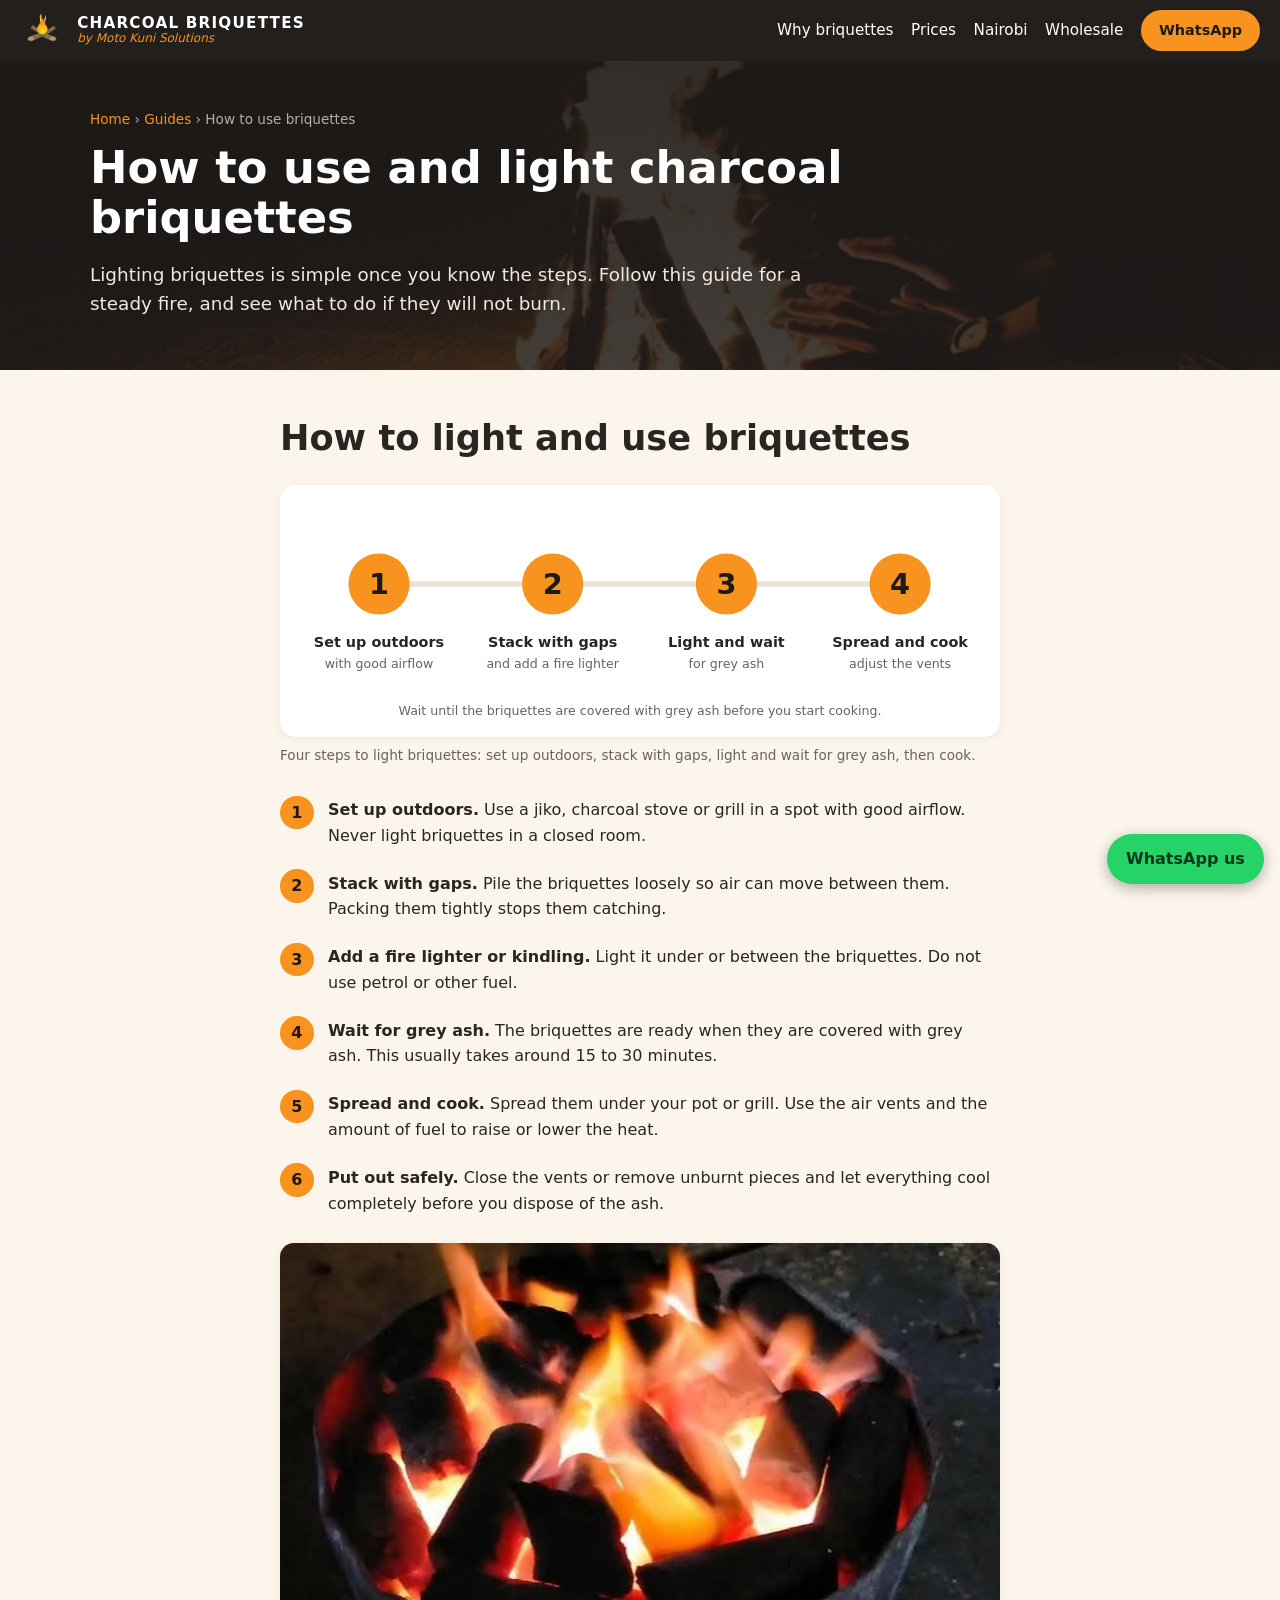
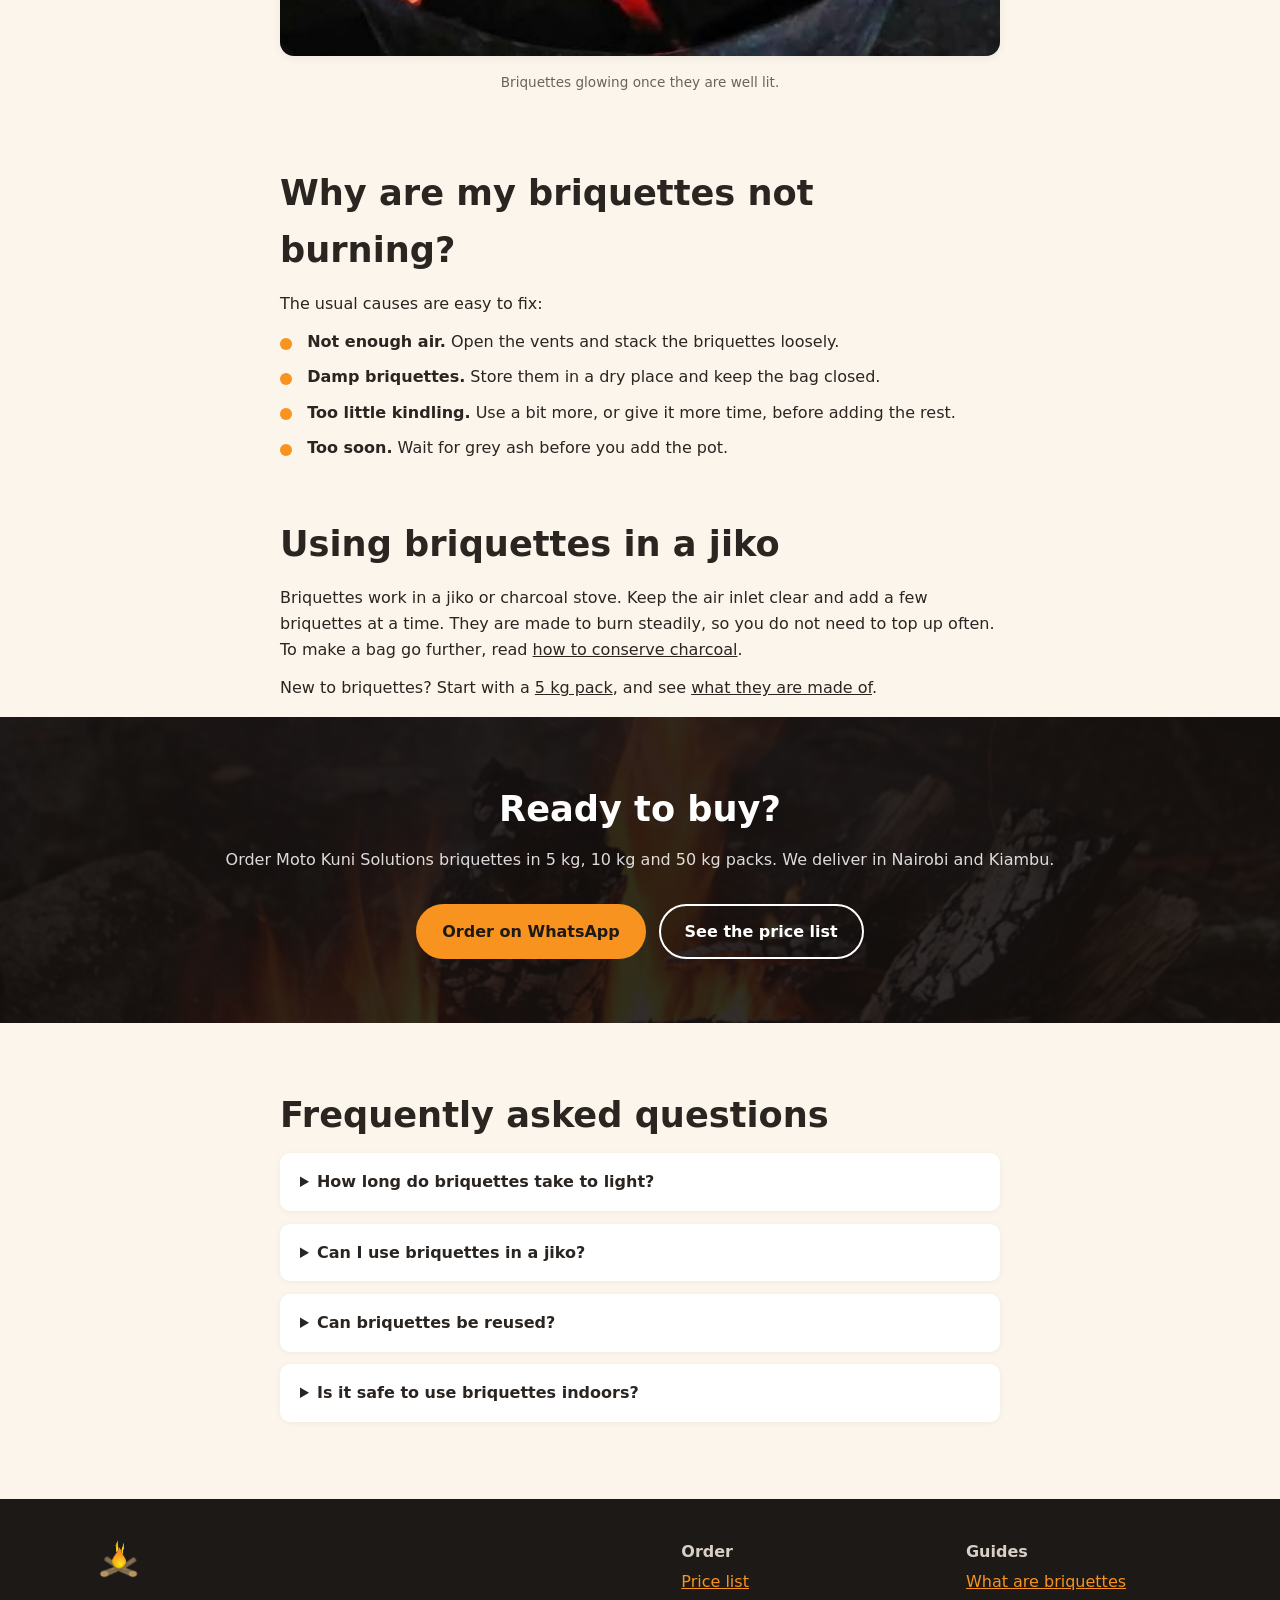
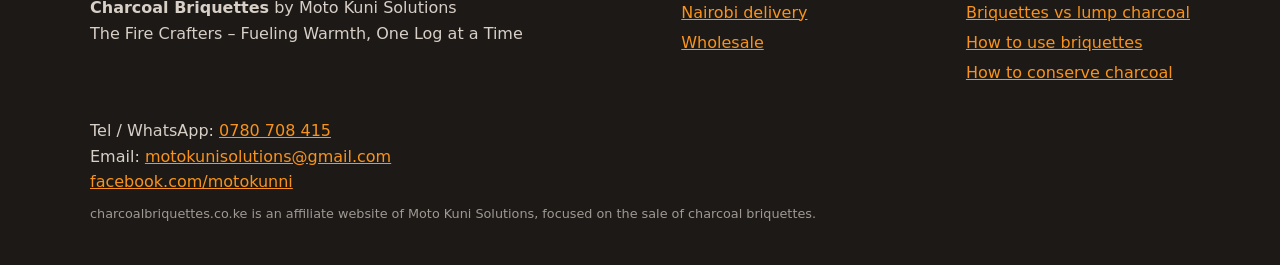
<file: how-to-use-charcoal-briquettes/index.html>
<!DOCTYPE html>
<html lang="en">
<head>
  <meta charset="utf-8">
  <meta name="viewport" content="width=device-width, initial-scale=1">
  <title>How to Use Charcoal Briquettes | Moto Kuni Solutions</title>
  <meta name="description" content="How to use charcoal briquettes: how to light them, how long to wait, how to cook and how to put them out safely. Simple steps for your jiko or grill.">
  <link rel="icon" type="image/png" href="/images/favicon.png">
  <link rel="canonical" href="https://charcoalbriquettes.co.ke/how-to-use-charcoal-briquettes/">
  <link rel="stylesheet" href="/style.css">
  <meta property="og:title" content="How to Use Charcoal Briquettes | Moto Kuni Solutions">
  <meta property="og:description" content="How to use charcoal briquettes: how to light them, how long to wait, how to cook and how to put them out safely. Simple steps for your jiko or grill.">
  <meta property="og:image" content="https://charcoalbriquettes.co.ke/images/briquettes-10kg.jpg">
  <meta property="og:url" content="https://charcoalbriquettes.co.ke/how-to-use-charcoal-briquettes/">
  <meta property="og:type" content="article">
  <script type="application/ld+json">
  {"@context": "https://schema.org", "@type": "BreadcrumbList", "itemListElement": [{"@type": "ListItem", "position": 1, "name": "Home", "item": "https://charcoalbriquettes.co.ke/"}, {"@type": "ListItem", "position": 2, "name": "How to use briquettes", "item": "https://charcoalbriquettes.co.ke/how-to-use-charcoal-briquettes/"}]}
  </script>
  <script type="application/ld+json">
  {"@context": "https://schema.org", "@type": "Article", "headline": "How to use and light charcoal briquettes", "description": "How to use charcoal briquettes: set up, light, wait for grey ash, cook and put out safely. Plus fixes when briquettes will not burn.", "mainEntityOfPage": "https://charcoalbriquettes.co.ke/how-to-use-charcoal-briquettes/", "author": {"@type": "Organization", "name": "Moto Kuni Solutions"}, "publisher": {"@type": "Organization", "name": "Moto Kuni Solutions"}}
  </script>
  <script type="application/ld+json">
  {"@context": "https://schema.org", "@type": "FAQPage", "mainEntity": [{"@type": "Question", "name": "How long do briquettes take to light?", "acceptedAnswer": {"@type": "Answer", "text": "Usually around 15 to 30 minutes until they are covered with grey ash and ready for cooking. The time depends on airflow, the amount of kindling and how dry they are."}}, {"@type": "Question", "name": "Can I use briquettes in a jiko?", "acceptedAnswer": {"@type": "Answer", "text": "Yes. Stack them loosely, keep the air inlet clear and light them with a fire lighter or kindling."}}, {"@type": "Question", "name": "Can briquettes be reused?", "acceptedAnswer": {"@type": "Answer", "text": "Yes. Unburnt or partly burnt pieces can be reused once they have cooled completely and are dry."}}, {"@type": "Question", "name": "Is it safe to use briquettes indoors?", "acceptedAnswer": {"@type": "Answer", "text": "No. Charcoal gives off carbon monoxide, so use briquettes outdoors or in a well-ventilated space and never in a closed room."}}]}
  </script>
</head>
<body>

<header class="nav">
  <a class="brand" href="/" aria-label="Charcoal Briquettes by Moto Kuni Solutions home">
    <img src="/images/logo.png" alt="Moto Kuni Solutions logo" width="46" height="36">
    <span><strong>CHARCOAL BRIQUETTES</strong><em>by Moto Kuni Solutions</em></span>
  </a>
  <nav>
    <a href="/#why">Why briquettes</a>
    <a href="/charcoal-briquettes-price-kenya/">Prices</a>
    <a href="/buy-charcoal-briquettes-nairobi/">Nairobi</a>
    <a href="/wholesale-charcoal-briquettes-kenya/">Wholesale</a>
    <a class="btn btn-small" href="https://wa.me/254780708415?text=Hello%20Moto%20Kuni%20Solutions%2C%20I%20would%20like%20to%20order%20briquettes." target="_blank" rel="noopener">WhatsApp</a>
  </nav>
</header>

<main>
  <section class="page-hero photo" style="--hero-img:url(/images/fire-night.jpg)">
    <p class="crumbs"><a href="/">Home</a> &rsaquo; <a href="/#guides">Guides</a> &rsaquo; How to use briquettes</p>
    <h1>How to use and light charcoal briquettes</h1>
    <p class="lead">Lighting briquettes is simple once you know the steps. Follow this guide for a steady fire, and see what to do if they will not burn.</p>
  </section>

  <section class="section narrow prose">
    <h2>How to light and use briquettes</h2>
    <figure class="illus-wrap"><svg class="illus" viewBox="0 0 800 280" role="img" aria-label="Four steps to light briquettes: set up outdoors, stack with gaps, light and wait for grey ash, then cook" xmlns="http://www.w3.org/2000/svg"><rect width="800" height="280" rx="16" fill="#ffffff"/><line x1="110" y1="110" x2="690" y2="110" stroke="#e9e2d8" stroke-width="6" stroke-linecap="round"/><circle cx="110" cy="110" r="34" fill="#f7931e"/><text x="110" y="121" font-family="system-ui,-apple-system,Segoe UI,Roboto,Arial,sans-serif" font-size="32" font-weight="800" fill="#1c1917" text-anchor="middle">1</text><text x="110" y="180" font-family="system-ui,-apple-system,Segoe UI,Roboto,Arial,sans-serif" font-size="16" font-weight="700" fill="#2b2522" text-anchor="middle">Set up outdoors</text><text x="110" y="203" font-family="system-ui,-apple-system,Segoe UI,Roboto,Arial,sans-serif" font-size="14" font-weight="400" fill="#6b625c" text-anchor="middle">with good airflow</text><circle cx="303" cy="110" r="34" fill="#f7931e"/><text x="303" y="121" font-family="system-ui,-apple-system,Segoe UI,Roboto,Arial,sans-serif" font-size="32" font-weight="800" fill="#1c1917" text-anchor="middle">2</text><text x="303" y="180" font-family="system-ui,-apple-system,Segoe UI,Roboto,Arial,sans-serif" font-size="16" font-weight="700" fill="#2b2522" text-anchor="middle">Stack with gaps</text><text x="303" y="203" font-family="system-ui,-apple-system,Segoe UI,Roboto,Arial,sans-serif" font-size="14" font-weight="400" fill="#6b625c" text-anchor="middle">and add a fire lighter</text><circle cx="496" cy="110" r="34" fill="#f7931e"/><text x="496" y="121" font-family="system-ui,-apple-system,Segoe UI,Roboto,Arial,sans-serif" font-size="32" font-weight="800" fill="#1c1917" text-anchor="middle">3</text><text x="496" y="180" font-family="system-ui,-apple-system,Segoe UI,Roboto,Arial,sans-serif" font-size="16" font-weight="700" fill="#2b2522" text-anchor="middle">Light and wait</text><text x="496" y="203" font-family="system-ui,-apple-system,Segoe UI,Roboto,Arial,sans-serif" font-size="14" font-weight="400" fill="#6b625c" text-anchor="middle">for grey ash</text><circle cx="689" cy="110" r="34" fill="#f7931e"/><text x="689" y="121" font-family="system-ui,-apple-system,Segoe UI,Roboto,Arial,sans-serif" font-size="32" font-weight="800" fill="#1c1917" text-anchor="middle">4</text><text x="689" y="180" font-family="system-ui,-apple-system,Segoe UI,Roboto,Arial,sans-serif" font-size="16" font-weight="700" fill="#2b2522" text-anchor="middle">Spread and cook</text><text x="689" y="203" font-family="system-ui,-apple-system,Segoe UI,Roboto,Arial,sans-serif" font-size="14" font-weight="400" fill="#6b625c" text-anchor="middle">adjust the vents</text><text x="400" y="255" font-family="system-ui,-apple-system,Segoe UI,Roboto,Arial,sans-serif" font-size="14" font-weight="400" fill="#6b625c" text-anchor="middle">Wait until the briquettes are covered with grey ash before you start cooking.</text></svg><figcaption>Four steps to light briquettes: set up outdoors, stack with gaps, light and wait for grey ash, then cook.</figcaption></figure>
    <ol class="how-steps">
      <li><strong>Set up outdoors.</strong> Use a jiko, charcoal stove or grill in a spot with good airflow. Never light briquettes in a closed room.</li>
      <li><strong>Stack with gaps.</strong> Pile the briquettes loosely so air can move between them. Packing them tightly stops them catching.</li>
      <li><strong>Add a fire lighter or kindling.</strong> Light it under or between the briquettes. Do not use petrol or other fuel.</li>
      <li><strong>Wait for grey ash.</strong> The briquettes are ready when they are covered with grey ash. This usually takes around 15 to 30 minutes.</li>
      <li><strong>Spread and cook.</strong> Spread them under your pot or grill. Use the air vents and the amount of fuel to raise or lower the heat.</li>
      <li><strong>Put out safely.</strong> Close the vents or remove unburnt pieces and let everything cool completely before you dispose of the ash.</li>
    </ol>
    <figure class="photo-fig wide "><img src="/images/briquettes-burning.jpg" alt="Charcoal briquettes glowing in a charcoal bowl" loading="lazy"><figcaption>Briquettes glowing once they are well lit.</figcaption></figure>
  </section>

  <section class="section narrow prose">
    <h2>Why are my briquettes not burning?</h2>
    <p>The usual causes are easy to fix:</p>
    <ul class="checks">
      <li><strong>Not enough air.</strong> Open the vents and stack the briquettes loosely.</li>
      <li><strong>Damp briquettes.</strong> Store them in a dry place and keep the bag closed.</li>
      <li><strong>Too little kindling.</strong> Use a bit more, or give it more time, before adding the rest.</li>
      <li><strong>Too soon.</strong> Wait for grey ash before you add the pot.</li>
    </ul>
  </section>

  <section class="section narrow prose">
    <h2>Using briquettes in a jiko</h2>
    <p>Briquettes work in a jiko or charcoal stove. Keep the air inlet clear and add a few briquettes at a time. They are made to burn steadily, so you do not need to top up often. To make a bag go further, read <a href="/how-to-conserve-charcoal/">how to conserve charcoal</a>.</p>
    <p>New to briquettes? Start with a <a href="/charcoal-briquettes-price-kenya/">5 kg pack</a>, and see <a href="/what-are-charcoal-briquettes/">what they are made of</a>.</p>
  </section>

  <section class="section banner">
    <h2>Ready to buy?</h2>
    <p class="section-intro center-text">Order Moto Kuni Solutions briquettes in 5 kg, 10 kg and 50 kg packs. We deliver in Nairobi and Kiambu.</p>
    <div class="cta-row"><a class="btn" href="https://wa.me/254780708415?text=Hello%20Moto%20Kuni%20Solutions%2C%20I%20would%20like%20to%20order%20briquettes." target="_blank" rel="noopener">Order on WhatsApp</a><a class="btn btn-ghost" href="/charcoal-briquettes-price-kenya/">See the price list</a></div>
  </section>

  <section class="section narrow">
    <h2>Frequently asked questions</h2>
    <details><summary>How long do briquettes take to light?</summary><p>Usually around 15 to 30 minutes until they are covered with grey ash and ready for cooking. The time depends on airflow, the amount of kindling and how dry they are.</p></details>
    <details><summary>Can I use briquettes in a jiko?</summary><p>Yes. Stack them loosely, keep the air inlet clear and light them with a fire lighter or kindling.</p></details>
    <details><summary>Can briquettes be reused?</summary><p>Yes. Unburnt or partly burnt pieces can be reused once they have cooled completely and are dry.</p></details>
    <details><summary>Is it safe to use briquettes indoors?</summary><p>No. Charcoal gives off carbon monoxide, so use briquettes outdoors or in a well-ventilated space and never in a closed room.</p></details>
  </section>
</main>

<footer class="footer">
  <div>
    <img src="/images/logo.png" alt="Moto Kuni Solutions logo" width="60" height="47">
    <p><strong>Charcoal Briquettes</strong> by Moto Kuni Solutions<br>The Fire Crafters &ndash; Fueling Warmth, One Log at a Time</p>
  </div>
  <div>
    <p class="foot-links"><strong>Order</strong><br><a href="/charcoal-briquettes-price-kenya/">Price list</a><br><a href="/buy-charcoal-briquettes-nairobi/">Nairobi delivery</a><br><a href="/wholesale-charcoal-briquettes-kenya/">Wholesale</a></p>
  </div>
  <div>
    <p class="foot-links"><strong>Guides</strong><br><a href="/what-are-charcoal-briquettes/">What are briquettes</a><br><a href="/charcoal-briquettes-vs-lump-charcoal/">Briquettes vs lump charcoal</a><br><a href="/how-to-use-charcoal-briquettes/">How to use briquettes</a><br><a href="/how-to-conserve-charcoal/">How to conserve charcoal</a></p>
  </div>
  <div>
    <p>Tel / WhatsApp: <a href="tel:+254780708415">0780 708 415</a><br>
    Email: <a href="mailto:motokunisolutions@gmail.com">motokunisolutions@gmail.com</a><br>
    <a href="https://facebook.com/motokunni/" target="_blank" rel="noopener">facebook.com/motokunni</a></p>
    <p class="small">charcoalbriquettes.co.ke is an affiliate website of Moto Kuni Solutions, focused on the sale of charcoal briquettes.</p>
  </div>
</footer>

<a class="wa-float" href="https://wa.me/254780708415?text=Hello%20Moto%20Kuni%20Solutions%2C%20I%20would%20like%20to%20order%20briquettes." target="_blank" rel="noopener" aria-label="Chat on WhatsApp">WhatsApp us</a>

</body>
</html>
</file>
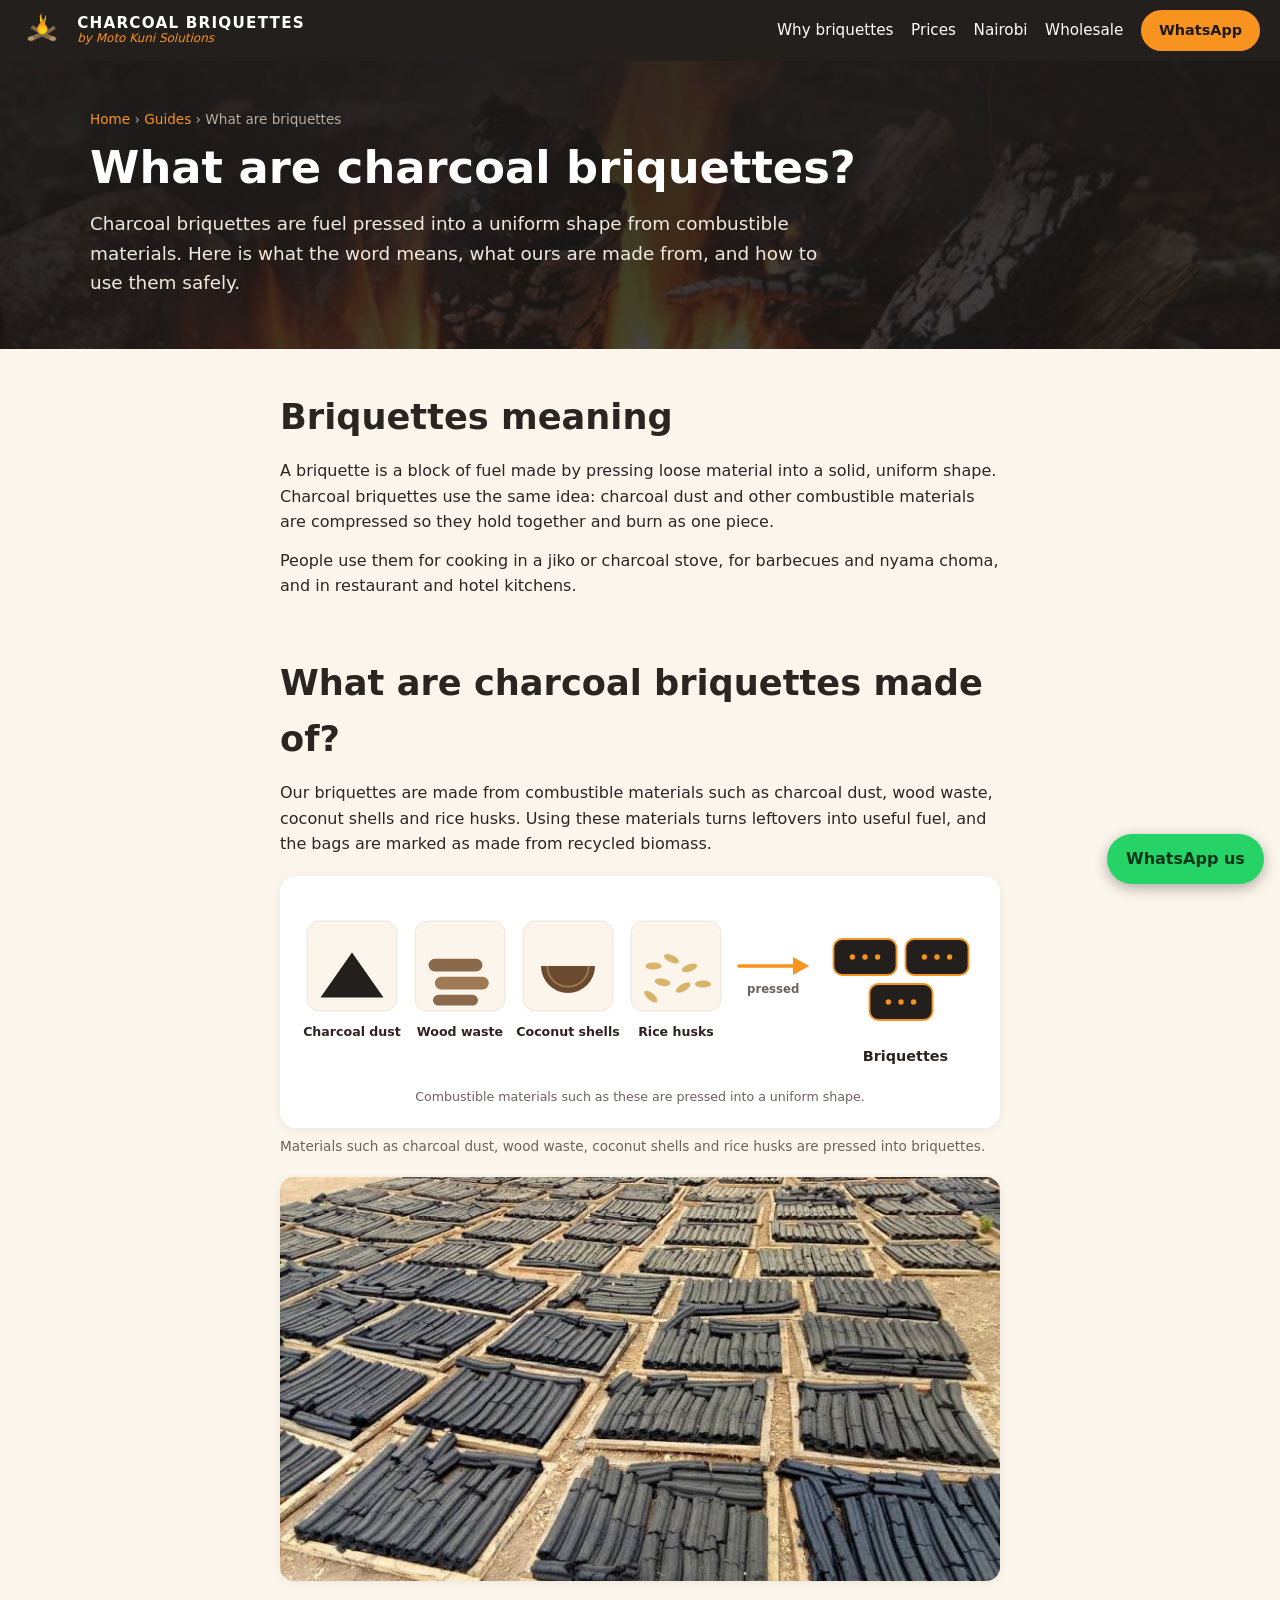
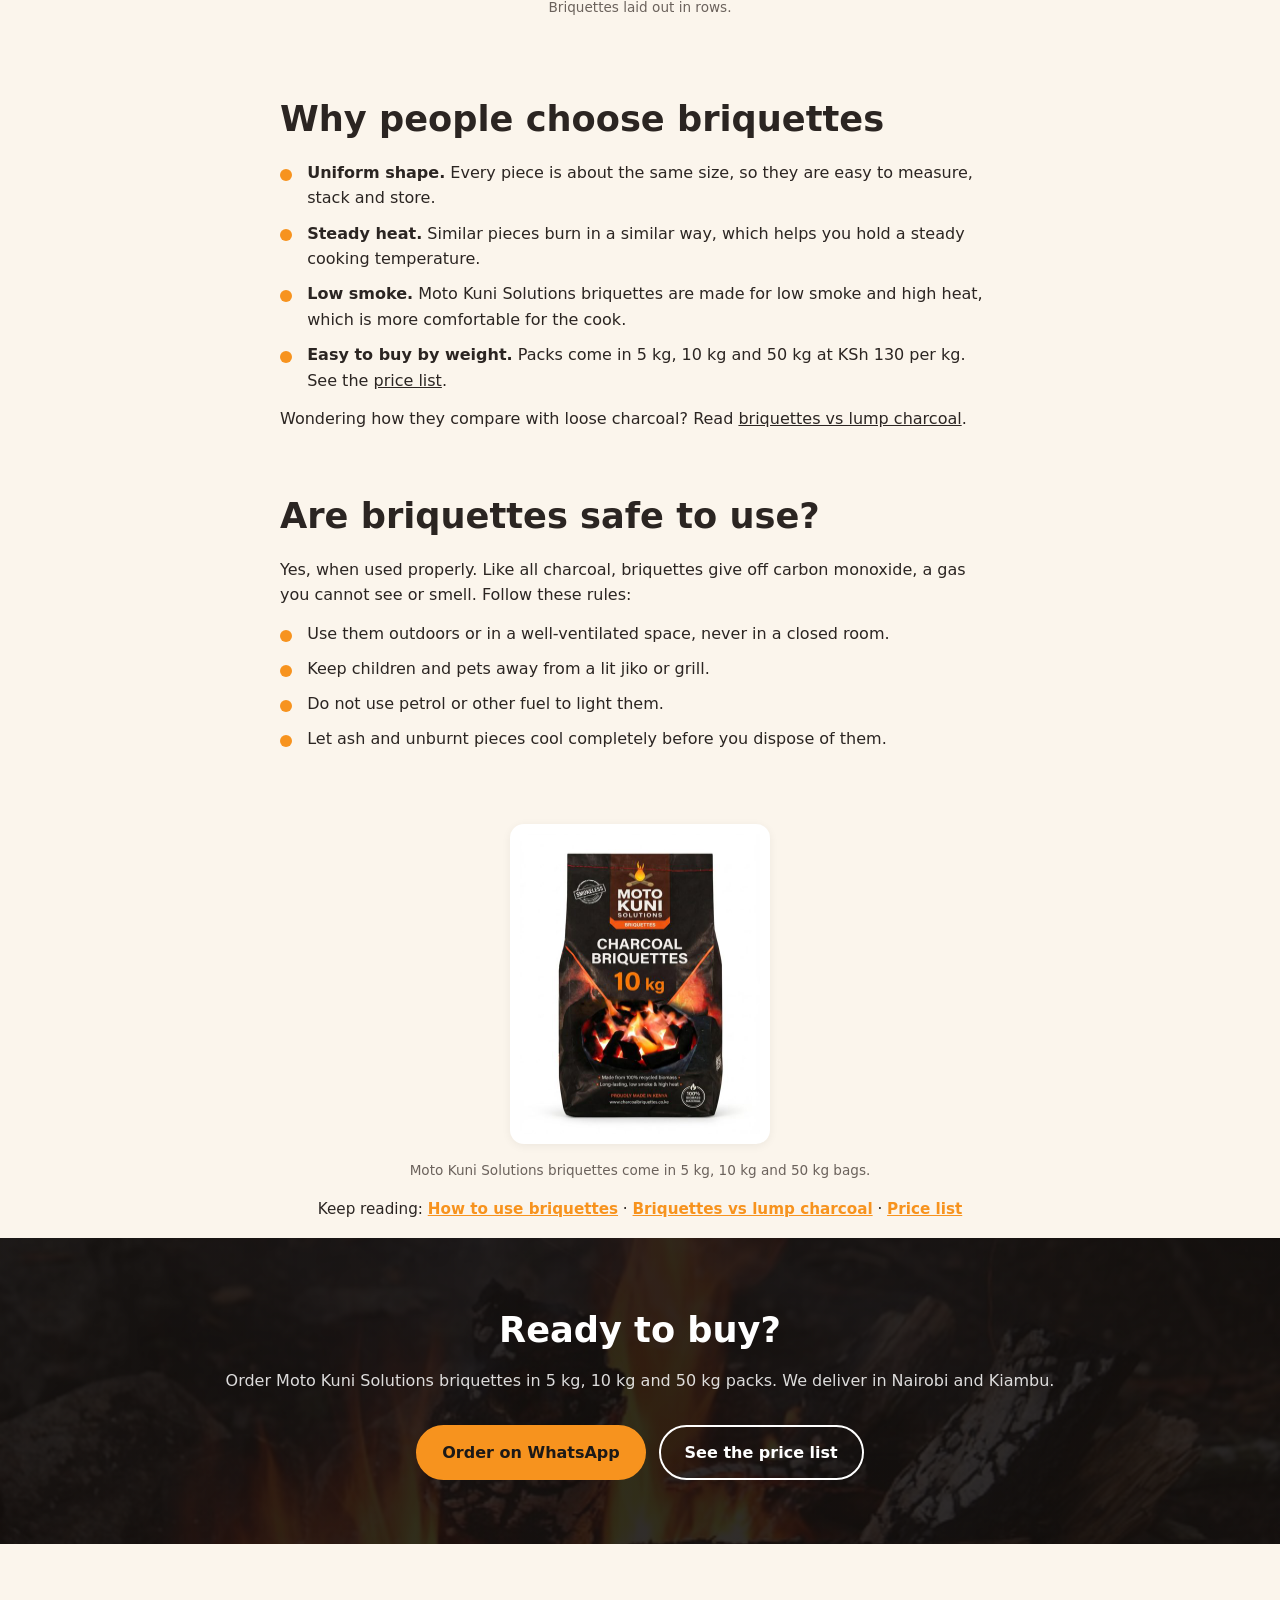
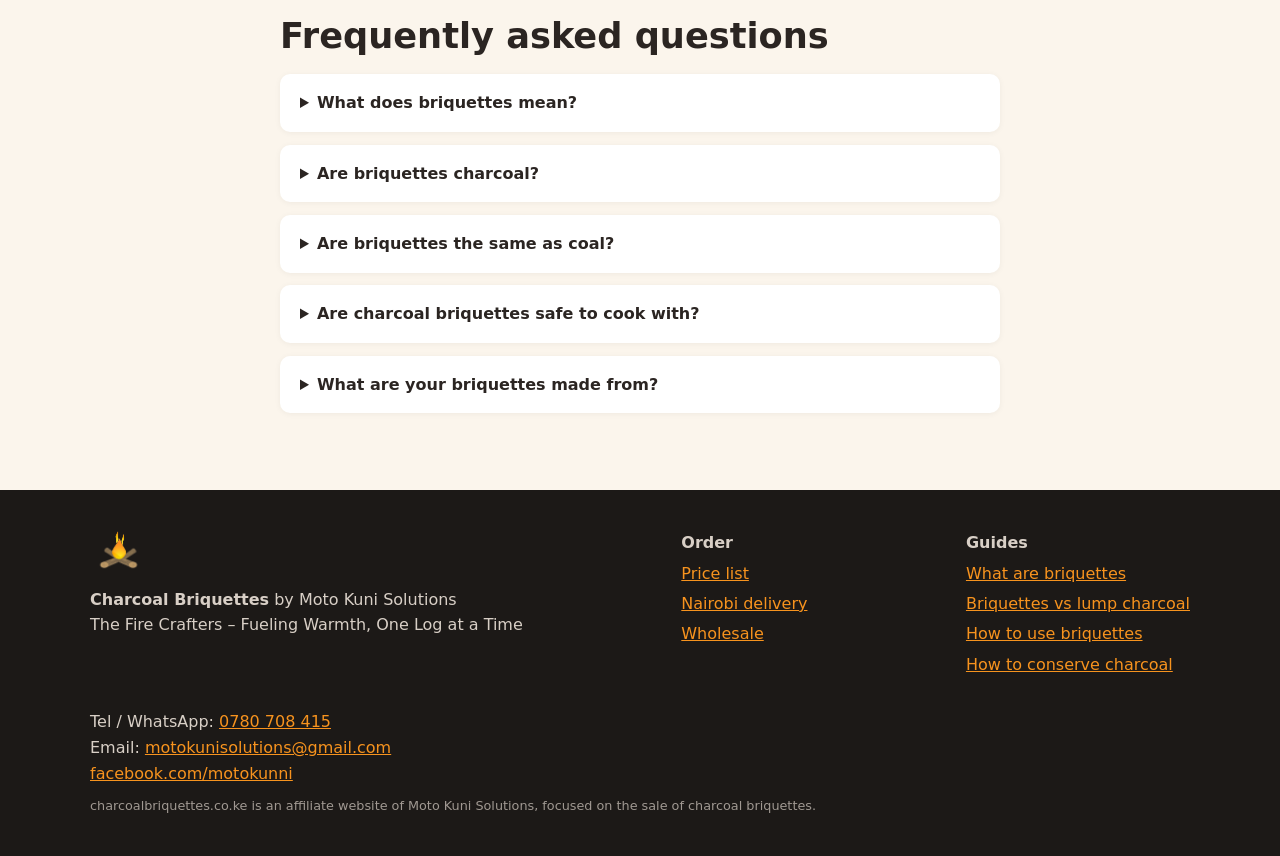
<file: what-are-charcoal-briquettes/index.html>
<!DOCTYPE html>
<html lang="en">
<head>
  <meta charset="utf-8">
  <meta name="viewport" content="width=device-width, initial-scale=1">
  <title>What Are Charcoal Briquettes? | Moto Kuni Solutions</title>
  <meta name="description" content="What are charcoal briquettes? Learn what they are made of, how they are made and why many Kenyan homes and businesses use them for cooking.">
  <link rel="icon" type="image/png" href="/images/favicon.png">
  <link rel="canonical" href="https://charcoalbriquettes.co.ke/what-are-charcoal-briquettes/">
  <link rel="stylesheet" href="/style.css">
  <meta property="og:title" content="What Are Charcoal Briquettes? | Moto Kuni Solutions">
  <meta property="og:description" content="What are charcoal briquettes? Learn what they are made of, how they are made and why many Kenyan homes and businesses use them for cooking.">
  <meta property="og:image" content="https://charcoalbriquettes.co.ke/images/briquettes-10kg.jpg">
  <meta property="og:url" content="https://charcoalbriquettes.co.ke/what-are-charcoal-briquettes/">
  <meta property="og:type" content="article">
  <script type="application/ld+json">
  {"@context": "https://schema.org", "@type": "BreadcrumbList", "itemListElement": [{"@type": "ListItem", "position": 1, "name": "Home", "item": "https://charcoalbriquettes.co.ke/"}, {"@type": "ListItem", "position": 2, "name": "What are briquettes", "item": "https://charcoalbriquettes.co.ke/what-are-charcoal-briquettes/"}]}
  </script>
  <script type="application/ld+json">
  {"@context": "https://schema.org", "@type": "Article", "headline": "What are charcoal briquettes?", "description": "What are charcoal briquettes? Learn the meaning, what they are made of, how they compare with coal, and how to use them safely.", "mainEntityOfPage": "https://charcoalbriquettes.co.ke/what-are-charcoal-briquettes/", "author": {"@type": "Organization", "name": "Moto Kuni Solutions"}, "publisher": {"@type": "Organization", "name": "Moto Kuni Solutions"}}
  </script>
  <script type="application/ld+json">
  {"@context": "https://schema.org", "@type": "FAQPage", "mainEntity": [{"@type": "Question", "name": "What does briquettes mean?", "acceptedAnswer": {"@type": "Answer", "text": "A briquette is a block of fuel made by pressing loose material, such as charcoal dust, into a solid shape."}}, {"@type": "Question", "name": "Are briquettes charcoal?", "acceptedAnswer": {"@type": "Answer", "text": "Charcoal briquettes are a form of charcoal fuel. They are made by pressing charcoal dust and other biomass into a uniform shape, instead of using loose lumps."}}, {"@type": "Question", "name": "Are briquettes the same as coal?", "acceptedAnswer": {"@type": "Answer", "text": "No. Coal briquettes are made from coal, which is a fossil fuel. Our briquettes are made from biomass such as charcoal dust, wood waste, coconut shells and rice husks."}}, {"@type": "Question", "name": "Are charcoal briquettes safe to cook with?", "acceptedAnswer": {"@type": "Answer", "text": "Yes, when used properly. They release carbon monoxide like all charcoal, so use them outdoors or in a well-ventilated space and never in a closed room."}}, {"@type": "Question", "name": "What are your briquettes made from?", "acceptedAnswer": {"@type": "Answer", "text": "Charcoal dust, wood waste, coconut shells, rice husks and similar combustible materials."}}]}
  </script>
</head>
<body>

<header class="nav">
  <a class="brand" href="/" aria-label="Charcoal Briquettes by Moto Kuni Solutions home">
    <img src="/images/logo.png" alt="Moto Kuni Solutions logo" width="46" height="36">
    <span><strong>CHARCOAL BRIQUETTES</strong><em>by Moto Kuni Solutions</em></span>
  </a>
  <nav>
    <a href="/#why">Why briquettes</a>
    <a href="/charcoal-briquettes-price-kenya/">Prices</a>
    <a href="/buy-charcoal-briquettes-nairobi/">Nairobi</a>
    <a href="/wholesale-charcoal-briquettes-kenya/">Wholesale</a>
    <a class="btn btn-small" href="https://wa.me/254780708415?text=Hello%20Moto%20Kuni%20Solutions%2C%20I%20would%20like%20to%20order%20briquettes." target="_blank" rel="noopener">WhatsApp</a>
  </nav>
</header>

<main>
  <section class="page-hero photo" style="--hero-img:url(/images/fire-logs.jpg)">
    <p class="crumbs"><a href="/">Home</a> &rsaquo; <a href="/#guides">Guides</a> &rsaquo; What are briquettes</p>
    <h1>What are charcoal briquettes?</h1>
    <p class="lead">Charcoal briquettes are fuel pressed into a uniform shape from combustible materials. Here is what the word means, what ours are made from, and how to use them safely.</p>
  </section>

  <section class="section narrow prose">
    <h2>Briquettes meaning</h2>
    <p>A briquette is a block of fuel made by pressing loose material into a solid, uniform shape. Charcoal briquettes use the same idea: charcoal dust and other combustible materials are compressed so they hold together and burn as one piece.</p>
    <p>People use them for cooking in a jiko or charcoal stove, for barbecues and nyama choma, and in restaurant and hotel kitchens.</p>
  </section>

  <section class="section narrow prose">
    <h2>What are charcoal briquettes made of?</h2>
    <p>Our briquettes are made from combustible materials such as charcoal dust, wood waste, coconut shells and rice husks. Using these materials turns leftovers into useful fuel, and the bags are marked as made from recycled biomass.</p>
    <figure class="illus-wrap"><svg class="illus" viewBox="0 0 800 280" role="img" aria-label="Charcoal dust, wood waste, coconut shells and rice husks are pressed into briquettes" xmlns="http://www.w3.org/2000/svg"><rect width="800" height="280" rx="16" fill="#ffffff"/><rect x="30" y="50" width="100" height="100" rx="14" fill="#fbf5ec" stroke="#e9e2d8"/><rect x="150" y="50" width="100" height="100" rx="14" fill="#fbf5ec" stroke="#e9e2d8"/><rect x="270" y="50" width="100" height="100" rx="14" fill="#fbf5ec" stroke="#e9e2d8"/><rect x="390" y="50" width="100" height="100" rx="14" fill="#fbf5ec" stroke="#e9e2d8"/><polygon points="45,135 80,85 115,135" fill="#231f1d"/><rect x="165" y="92" width="60" height="14" rx="7" fill="#8a6a4a"/><rect x="172" y="112" width="60" height="14" rx="7" fill="#a07a55"/><rect x="170" y="132" width="50" height="12" rx="6" fill="#8a6a4a"/><path d="M290 100 A30 30 0 0 0 350 100 Z" fill="#6b4a2f"/><path d="M297 100 A23 23 0 0 0 343 100" fill="none" stroke="#a07a55" stroke-width="2"/><ellipse cx="415" cy="100" rx="9" ry="4" fill="#d8b46a" transform="rotate(0 415 100)"/><ellipse cx="435" cy="92" rx="9" ry="4" fill="#d8b46a" transform="rotate(25 435 92)"/><ellipse cx="455" cy="102" rx="9" ry="4" fill="#d8b46a" transform="rotate(-20 455 102)"/><ellipse cx="425" cy="118" rx="9" ry="4" fill="#d8b46a" transform="rotate(10 425 118)"/><ellipse cx="448" cy="124" rx="9" ry="4" fill="#d8b46a" transform="rotate(-30 448 124)"/><ellipse cx="412" cy="134" rx="9" ry="4" fill="#d8b46a" transform="rotate(40 412 134)"/><ellipse cx="470" cy="120" rx="9" ry="4" fill="#d8b46a" transform="rotate(0 470 120)"/><text x="80" y="178" font-family="system-ui,-apple-system,Segoe UI,Roboto,Arial,sans-serif" font-size="14" font-weight="600" fill="#2b2522" text-anchor="middle">Charcoal dust</text><text x="200" y="178" font-family="system-ui,-apple-system,Segoe UI,Roboto,Arial,sans-serif" font-size="14" font-weight="600" fill="#2b2522" text-anchor="middle">Wood waste</text><text x="320" y="178" font-family="system-ui,-apple-system,Segoe UI,Roboto,Arial,sans-serif" font-size="14" font-weight="600" fill="#2b2522" text-anchor="middle">Coconut shells</text><text x="440" y="178" font-family="system-ui,-apple-system,Segoe UI,Roboto,Arial,sans-serif" font-size="14" font-weight="600" fill="#2b2522" text-anchor="middle">Rice husks</text><line x1="510" y1="100" x2="570" y2="100" stroke="#f7931e" stroke-width="4" stroke-linecap="round"/><polygon points="570,90 588,100 570,110" fill="#f7931e"/><text x="548" y="130" font-family="system-ui,-apple-system,Segoe UI,Roboto,Arial,sans-serif" font-size="13" font-weight="600" fill="#6b625c" text-anchor="middle">pressed</text><rect x="615" y="70" width="70" height="40" rx="10" fill="#231f1d" stroke="#f7931e" stroke-width="2"/><circle cx="636.0" cy="90.0" r="3" fill="#f7931e"/><circle cx="650.0" cy="90.0" r="3" fill="#f7931e"/><circle cx="664.0" cy="90.0" r="3" fill="#f7931e"/><rect x="695" y="70" width="70" height="40" rx="10" fill="#231f1d" stroke="#f7931e" stroke-width="2"/><circle cx="716.0" cy="90.0" r="3" fill="#f7931e"/><circle cx="730.0" cy="90.0" r="3" fill="#f7931e"/><circle cx="744.0" cy="90.0" r="3" fill="#f7931e"/><rect x="655" y="120" width="70" height="40" rx="10" fill="#231f1d" stroke="#f7931e" stroke-width="2"/><circle cx="676.0" cy="140.0" r="3" fill="#f7931e"/><circle cx="690.0" cy="140.0" r="3" fill="#f7931e"/><circle cx="704.0" cy="140.0" r="3" fill="#f7931e"/><text x="695" y="206" font-family="system-ui,-apple-system,Segoe UI,Roboto,Arial,sans-serif" font-size="16" font-weight="700" fill="#2b2522" text-anchor="middle">Briquettes</text><text x="400" y="250" font-family="system-ui,-apple-system,Segoe UI,Roboto,Arial,sans-serif" font-size="14" font-weight="400" fill="#6b625c" text-anchor="middle">Combustible materials such as these are pressed into a uniform shape.</text></svg><figcaption>Materials such as charcoal dust, wood waste, coconut shells and rice husks are pressed into briquettes.</figcaption></figure>
    <figure class="photo-fig wide "><img src="/images/briquettes-rows.jpg" alt="Rows of charcoal briquettes laid out on the ground" loading="lazy"><figcaption>Briquettes laid out in rows.</figcaption></figure>
  </section>

  <section class="section narrow prose">
    <h2>Why people choose briquettes</h2>
    <ul class="checks">
      <li><strong>Uniform shape.</strong> Every piece is about the same size, so they are easy to measure, stack and store.</li>
      <li><strong>Steady heat.</strong> Similar pieces burn in a similar way, which helps you hold a steady cooking temperature.</li>
      <li><strong>Low smoke.</strong> Moto Kuni Solutions briquettes are made for low smoke and high heat, which is more comfortable for the cook.</li>
      <li><strong>Easy to buy by weight.</strong> Packs come in 5 kg, 10 kg and 50 kg at KSh 130 per kg. See the <a href="/charcoal-briquettes-price-kenya/">price list</a>.</li>
    </ul>
    <p>Wondering how they compare with loose charcoal? Read <a href="/charcoal-briquettes-vs-lump-charcoal/">briquettes vs lump charcoal</a>.</p>
  </section>

  <section class="section narrow prose">
    <h2>Are briquettes safe to use?</h2>
    <p>Yes, when used properly. Like all charcoal, briquettes give off carbon monoxide, a gas you cannot see or smell. Follow these rules:</p>
    <ul class="checks">
      <li>Use them outdoors or in a well-ventilated space, never in a closed room.</li>
      <li>Keep children and pets away from a lit jiko or grill.</li>
      <li>Do not use petrol or other fuel to light them.</li>
      <li>Let ash and unburnt pieces cool completely before you dispose of them.</li>
    </ul>
  </section>

  <section class="section narrow prose">
    <figure class="photo-fig"><img src="/images/briquettes-10kg.jpg" alt="Moto Kuni Solutions 10 kg charcoal briquettes bag" width="320" height="320" loading="lazy"><figcaption>Moto Kuni Solutions briquettes come in 5 kg, 10 kg and 50 kg bags.</figcaption></figure>
    <p class="more-links">Keep reading: <a href="/how-to-use-charcoal-briquettes/">How to use briquettes</a> &middot; <a href="/charcoal-briquettes-vs-lump-charcoal/">Briquettes vs lump charcoal</a> &middot; <a href="/charcoal-briquettes-price-kenya/">Price list</a></p>
  </section>

  <section class="section banner">
    <h2>Ready to buy?</h2>
    <p class="section-intro center-text">Order Moto Kuni Solutions briquettes in 5 kg, 10 kg and 50 kg packs. We deliver in Nairobi and Kiambu.</p>
    <div class="cta-row"><a class="btn" href="https://wa.me/254780708415?text=Hello%20Moto%20Kuni%20Solutions%2C%20I%20would%20like%20to%20order%20briquettes." target="_blank" rel="noopener">Order on WhatsApp</a><a class="btn btn-ghost" href="/charcoal-briquettes-price-kenya/">See the price list</a></div>
  </section>

  <section class="section narrow">
    <h2>Frequently asked questions</h2>
    <details><summary>What does briquettes mean?</summary><p>A briquette is a block of fuel made by pressing loose material, such as charcoal dust, into a solid shape.</p></details>
    <details><summary>Are briquettes charcoal?</summary><p>Charcoal briquettes are a form of charcoal fuel. They are made by pressing charcoal dust and other biomass into a uniform shape, instead of using loose lumps.</p></details>
    <details><summary>Are briquettes the same as coal?</summary><p>No. Coal briquettes are made from coal, which is a fossil fuel. Our briquettes are made from biomass such as charcoal dust, wood waste, coconut shells and rice husks.</p></details>
    <details><summary>Are charcoal briquettes safe to cook with?</summary><p>Yes, when used properly. They release carbon monoxide like all charcoal, so use them outdoors or in a well-ventilated space and never in a closed room.</p></details>
    <details><summary>What are your briquettes made from?</summary><p>Charcoal dust, wood waste, coconut shells, rice husks and similar combustible materials.</p></details>
  </section>
</main>

<footer class="footer">
  <div>
    <img src="/images/logo.png" alt="Moto Kuni Solutions logo" width="60" height="47">
    <p><strong>Charcoal Briquettes</strong> by Moto Kuni Solutions<br>The Fire Crafters &ndash; Fueling Warmth, One Log at a Time</p>
  </div>
  <div>
    <p class="foot-links"><strong>Order</strong><br><a href="/charcoal-briquettes-price-kenya/">Price list</a><br><a href="/buy-charcoal-briquettes-nairobi/">Nairobi delivery</a><br><a href="/wholesale-charcoal-briquettes-kenya/">Wholesale</a></p>
  </div>
  <div>
    <p class="foot-links"><strong>Guides</strong><br><a href="/what-are-charcoal-briquettes/">What are briquettes</a><br><a href="/charcoal-briquettes-vs-lump-charcoal/">Briquettes vs lump charcoal</a><br><a href="/how-to-use-charcoal-briquettes/">How to use briquettes</a><br><a href="/how-to-conserve-charcoal/">How to conserve charcoal</a></p>
  </div>
  <div>
    <p>Tel / WhatsApp: <a href="tel:+254780708415">0780 708 415</a><br>
    Email: <a href="mailto:motokunisolutions@gmail.com">motokunisolutions@gmail.com</a><br>
    <a href="https://facebook.com/motokunni/" target="_blank" rel="noopener">facebook.com/motokunni</a></p>
    <p class="small">charcoalbriquettes.co.ke is an affiliate website of Moto Kuni Solutions, focused on the sale of charcoal briquettes.</p>
  </div>
</footer>

<a class="wa-float" href="https://wa.me/254780708415?text=Hello%20Moto%20Kuni%20Solutions%2C%20I%20would%20like%20to%20order%20briquettes." target="_blank" rel="noopener" aria-label="Chat on WhatsApp">WhatsApp us</a>

</body>
</html>
</file>
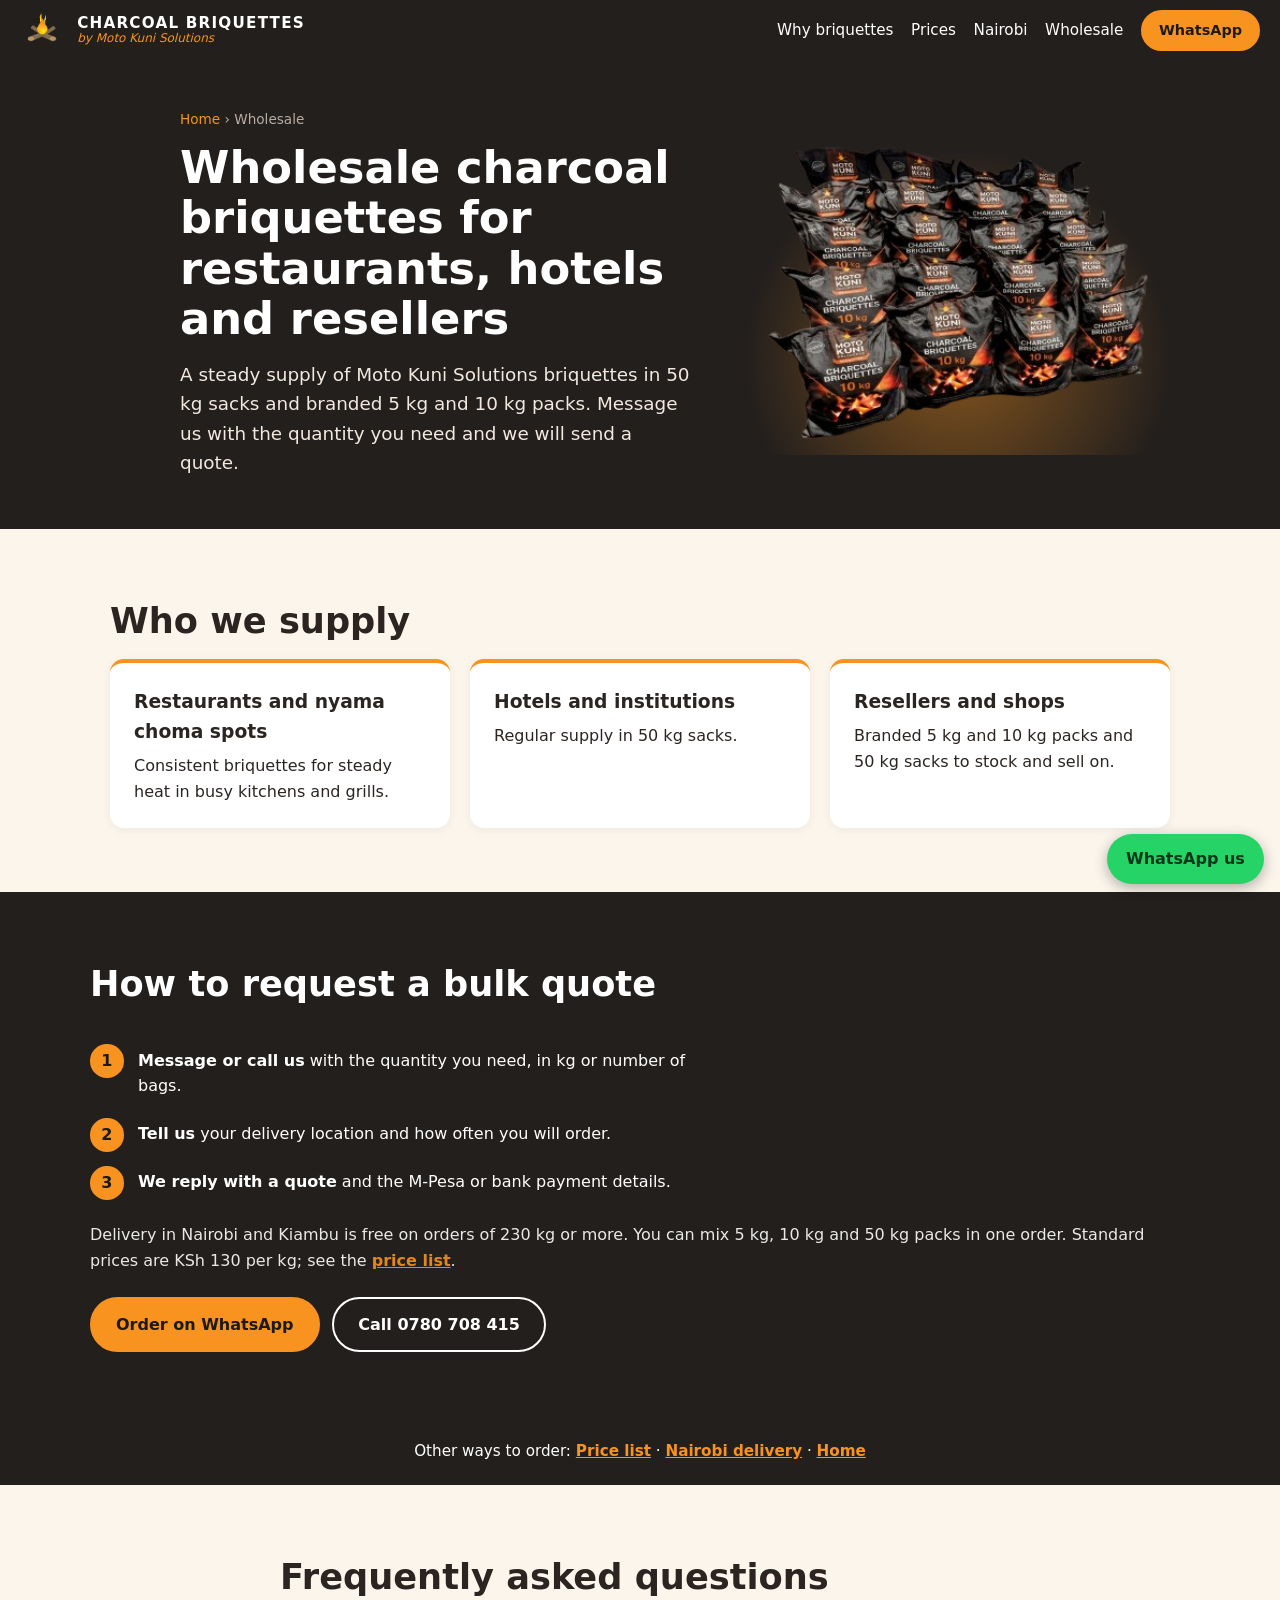
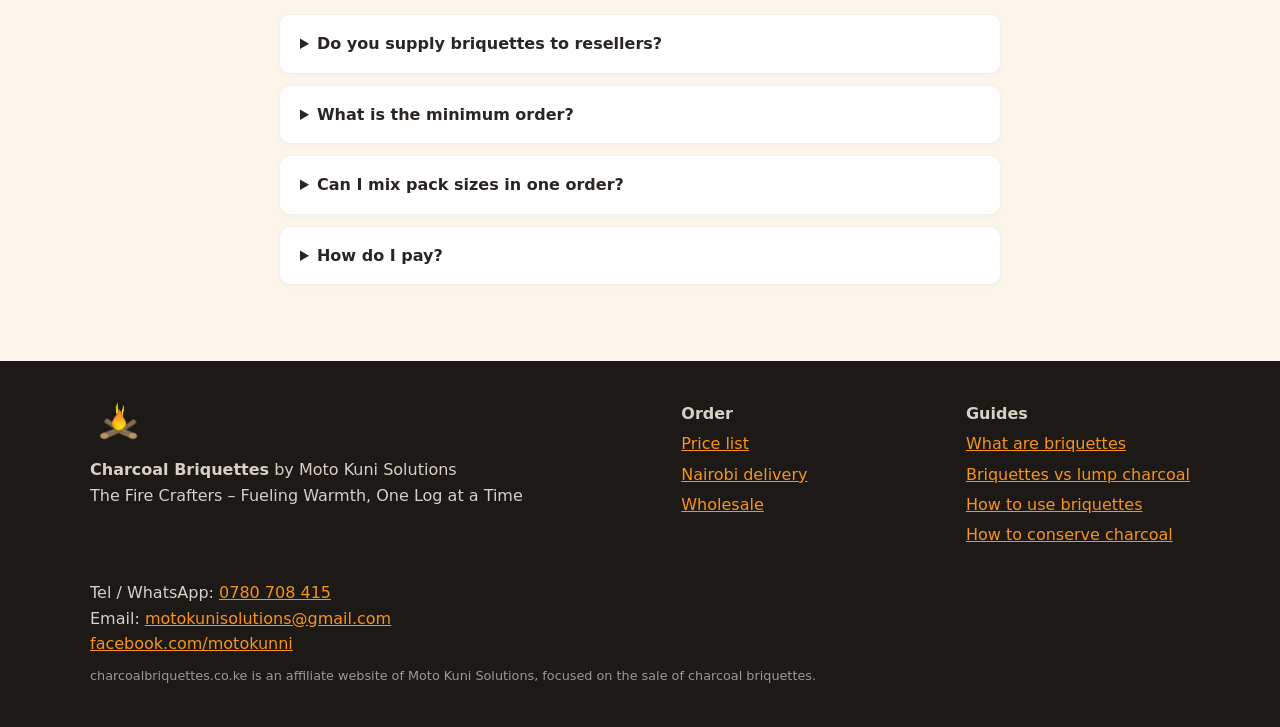
<file: wholesale-charcoal-briquettes-kenya/index.html>
<!DOCTYPE html>
<html lang="en">
<head>
  <meta charset="utf-8">
  <meta name="viewport" content="width=device-width, initial-scale=1">
  <title>Wholesale Charcoal Briquettes Kenya | Moto Kuni</title>
  <meta name="description" content="Wholesale charcoal briquettes in Kenya for hotels, restaurants and resellers. Bulk supply with Nairobi delivery. Free delivery from 230 kg. Order on WhatsApp.">
  <link rel="icon" type="image/png" href="/images/favicon.png">
  <link rel="canonical" href="https://charcoalbriquettes.co.ke/wholesale-charcoal-briquettes-kenya/">
  <link rel="stylesheet" href="/style.css">
  <meta property="og:title" content="Wholesale Charcoal Briquettes Kenya | Moto Kuni">
  <meta property="og:description" content="Wholesale charcoal briquettes in Kenya for hotels, restaurants and resellers. Bulk supply with Nairobi delivery. Free delivery from 230 kg. Order on WhatsApp.">
  <meta property="og:image" content="https://charcoalbriquettes.co.ke/images/briquettes-10kg.jpg">
  <meta property="og:url" content="https://charcoalbriquettes.co.ke/wholesale-charcoal-briquettes-kenya/">
  <meta property="og:type" content="website">
  <script type="application/ld+json">
  {"@context": "https://schema.org", "@type": "BreadcrumbList", "itemListElement": [{"@type": "ListItem", "position": 1, "name": "Home", "item": "https://charcoalbriquettes.co.ke/"}, {"@type": "ListItem", "position": 2, "name": "Wholesale", "item": "https://charcoalbriquettes.co.ke/wholesale-charcoal-briquettes-kenya/"}]}
  </script>
  <script type="application/ld+json">
  {"@context": "https://schema.org", "@type": "FAQPage", "mainEntity": [{"@type": "Question", "name": "Do you supply briquettes to resellers?", "acceptedAnswer": {"@type": "Answer", "text": "Yes. We supply shops and resellers with branded 5 kg, 10 kg and 50 kg packs. Message us with the quantity you need for a quote."}}, {"@type": "Question", "name": "What is the minimum order?", "acceptedAnswer": {"@type": "Answer", "text": "For free delivery in Nairobi and Kiambu the order should be 230 kg or more. Message us if you need a different quantity."}}, {"@type": "Question", "name": "Can I mix pack sizes in one order?", "acceptedAnswer": {"@type": "Answer", "text": "Yes, you can mix 5 kg, 10 kg and 50 kg packs in one order."}}, {"@type": "Question", "name": "How do I pay?", "acceptedAnswer": {"@type": "Answer", "text": "You can pay by M-Pesa or bank transfer. We send the payment details with your quote."}}]}
  </script>
</head>
<body>

<header class="nav">
  <a class="brand" href="/" aria-label="Charcoal Briquettes by Moto Kuni Solutions home">
    <img src="/images/logo.png" alt="Moto Kuni Solutions logo" width="46" height="36">
    <span><strong>CHARCOAL BRIQUETTES</strong><em>by Moto Kuni Solutions</em></span>
  </a>
  <nav>
    <a href="/#why">Why briquettes</a>
    <a href="/charcoal-briquettes-price-kenya/">Prices</a>
    <a href="/buy-charcoal-briquettes-nairobi/">Nairobi</a>
    <a href="/wholesale-charcoal-briquettes-kenya/">Wholesale</a>
    <a class="btn btn-small" href="https://wa.me/254780708415?text=Hello%20Moto%20Kuni%20Solutions%2C%20I%20would%20like%20to%20order%20briquettes." target="_blank" rel="noopener">WhatsApp</a>
  </nav>
</header>

<main>
  <section class="page-hero has-img">
    <div class="hero-text">
      <p class="crumbs"><a href="/">Home</a> &rsaquo; Wholesale</p>
      <h1>Wholesale charcoal briquettes for restaurants, hotels and resellers</h1>
      <p class="lead">A steady supply of Moto Kuni Solutions briquettes in 50 kg sacks and branded 5 kg and 10 kg packs. Message us with the quantity you need and we will send a quote.</p>
    </div>
    <div class="hero-img"><img src="/images/briquettes-bulk.png" alt="Stack of 10 kg Moto Kuni Solutions briquettes bags for wholesale orders" width="354" height="272"></div>
  </section>

  <section class="section">
    <h2>Who we supply</h2>
    <div class="cards three">
      <article class="card"><h3>Restaurants and nyama choma spots</h3><p>Consistent briquettes for steady heat in busy kitchens and grills.</p></article>
      <article class="card"><h3>Hotels and institutions</h3><p>Regular supply in 50 kg sacks.</p></article>
      <article class="card"><h3>Resellers and shops</h3><p>Branded 5 kg and 10 kg packs and 50 kg sacks to stock and sell on.</p></article>
    </div>
  </section>

  <section class="section dark">
    <h2>How to request a bulk quote</h2>
    <ol class="steps">
      <li><strong>Message or call us</strong> with the quantity you need, in kg or number of bags.</li>
      <li><strong>Tell us</strong> your delivery location and how often you will order.</li>
      <li><strong>We reply with a quote</strong> and the M-Pesa or bank payment details.</li>
    </ol>
    <p class="note">Delivery in Nairobi and Kiambu is free on orders of 230 kg or more. You can mix 5 kg, 10 kg and 50 kg packs in one order. Standard prices are KSh 130 per kg; see the <a href="/charcoal-briquettes-price-kenya/">price list</a>.</p>
    <div class="cta-row"><a class="btn" href="https://wa.me/254780708415?text=Hello%20Moto%20Kuni%20Solutions%2C%20I%20would%20like%20a%20bulk%20quote%20for%20briquettes." target="_blank" rel="noopener">Order on WhatsApp</a><a class="btn btn-ghost" href="tel:+254780708415">Call 0780 708 415</a></div>
  </section>

  <section class="section strip">
    <p class="more-links">Other ways to order: <a href="/charcoal-briquettes-price-kenya/">Price list</a> &middot; <a href="/buy-charcoal-briquettes-nairobi/">Nairobi delivery</a> &middot; <a href="/">Home</a></p>
  </section>

  <section class="section narrow">
    <h2>Frequently asked questions</h2>
    <details><summary>Do you supply briquettes to resellers?</summary><p>Yes. We supply shops and resellers with branded 5 kg, 10 kg and 50 kg packs. Message us with the quantity you need for a quote.</p></details>
    <details><summary>What is the minimum order?</summary><p>For free delivery in Nairobi and Kiambu the order should be 230 kg or more. Message us if you need a different quantity.</p></details>
    <details><summary>Can I mix pack sizes in one order?</summary><p>Yes, you can mix 5 kg, 10 kg and 50 kg packs in one order.</p></details>
    <details><summary>How do I pay?</summary><p>You can pay by M-Pesa or bank transfer. We send the payment details with your quote.</p></details>
  </section>
</main>

<footer class="footer">
  <div>
    <img src="/images/logo.png" alt="Moto Kuni Solutions logo" width="60" height="47">
    <p><strong>Charcoal Briquettes</strong> by Moto Kuni Solutions<br>The Fire Crafters &ndash; Fueling Warmth, One Log at a Time</p>
  </div>
  <div>
    <p class="foot-links"><strong>Order</strong><br><a href="/charcoal-briquettes-price-kenya/">Price list</a><br><a href="/buy-charcoal-briquettes-nairobi/">Nairobi delivery</a><br><a href="/wholesale-charcoal-briquettes-kenya/">Wholesale</a></p>
  </div>
  <div>
    <p class="foot-links"><strong>Guides</strong><br><a href="/what-are-charcoal-briquettes/">What are briquettes</a><br><a href="/charcoal-briquettes-vs-lump-charcoal/">Briquettes vs lump charcoal</a><br><a href="/how-to-use-charcoal-briquettes/">How to use briquettes</a><br><a href="/how-to-conserve-charcoal/">How to conserve charcoal</a></p>
  </div>
  <div>
    <p>Tel / WhatsApp: <a href="tel:+254780708415">0780 708 415</a><br>
    Email: <a href="mailto:motokunisolutions@gmail.com">motokunisolutions@gmail.com</a><br>
    <a href="https://facebook.com/motokunni/" target="_blank" rel="noopener">facebook.com/motokunni</a></p>
    <p class="small">charcoalbriquettes.co.ke is an affiliate website of Moto Kuni Solutions, focused on the sale of charcoal briquettes.</p>
  </div>
</footer>

<a class="wa-float" href="https://wa.me/254780708415?text=Hello%20Moto%20Kuni%20Solutions%2C%20I%20would%20like%20to%20order%20briquettes." target="_blank" rel="noopener" aria-label="Chat on WhatsApp">WhatsApp us</a>

</body>
</html>
</file>
<file: style.css>
:root{
  --ink:#1c1917;
  --coal:#231f1d;
  --ember:#f7931e;
  --ember-dark:#d97a0a;
  --cream:#fbf5ec;
  --ash:#e9e2d8;
  --text:#2b2522;
}
*{box-sizing:border-box;margin:0;padding:0}
html{scroll-behavior:smooth}
body{font-family:system-ui,-apple-system,"Segoe UI",Roboto,Arial,sans-serif;color:var(--text);background:var(--cream);line-height:1.6}
img{max-width:100%;display:block}
a{color:inherit}

.nav{position:sticky;top:0;z-index:20;display:flex;justify-content:space-between;align-items:center;gap:1rem;padding:.6rem 1.25rem;background:var(--coal);color:#fff}
.brand{display:flex;align-items:center;gap:.7rem;text-decoration:none}
.brand span{display:flex;flex-direction:column;line-height:1.1}
.brand strong{letter-spacing:.08em}
.brand em{font-size:.75rem;color:var(--ember)}
.nav nav{display:flex;align-items:center;gap:1.1rem;font-size:.95rem}
.nav nav a{text-decoration:none}
.nav nav a:not(.btn):hover{color:var(--ember)}

.btn{display:inline-block;padding:.8rem 1.5rem;border-radius:999px;background:var(--ember);color:#1c1917;font-weight:700;text-decoration:none;border:2px solid var(--ember);transition:background .2s,transform .2s}
.btn:hover{background:var(--ember-dark);border-color:var(--ember-dark);transform:translateY(-1px)}
.btn-small{padding:.45rem 1rem;font-size:.9rem}
.btn-ghost{background:transparent;color:#fff;border-color:#fff}
.btn-ghost:hover{background:#fff;color:#1c1917;border-color:#fff}
.banner .btn-ghost{color:#fff}
.cta-row{display:flex;flex-wrap:wrap;gap:.8rem;margin-top:1.5rem}
.cta-row.center{justify-content:center}

.hero{min-height:78vh;display:flex;align-items:center;padding:4rem 1.25rem;color:#fff;background:linear-gradient(90deg,rgba(20,16,14,.9) 0%,rgba(20,16,14,.65) 55%,rgba(20,16,14,.25) 100%),url("images/fire-night.jpg") center/cover no-repeat}
.hero-text{max-width:640px;margin-left:max(0px,calc((100vw - 1100px)/2))}
.eyebrow{color:var(--ember);text-transform:uppercase;letter-spacing:.18em;font-size:.85rem;font-weight:700;margin-bottom:.6rem}
h1{font-size:clamp(2rem,5vw,3.4rem);line-height:1.12;margin-bottom:1rem}
.lead{font-size:1.15rem;max-width:34em;color:#f1e9df}

.section{max-width:1100px;margin:0 auto;padding:4rem 1.25rem}
.section.narrow{max-width:760px}
.section.dark,.section.banner{max-width:none}
.section.dark{background:var(--coal);color:#fff}
.section.dark>*,.section.banner>*{max-width:1100px;margin-left:auto;margin-right:auto}
.section.banner{background:linear-gradient(rgba(20,16,14,.88),rgba(20,16,14,.88)),url("images/fire-logs.jpg") center/cover;color:#fff;text-align:center}
h2{font-size:clamp(1.6rem,3.5vw,2.2rem);margin-bottom:.6rem}
.section-intro{max-width:40em;margin-bottom:2rem;opacity:.85}

.cards{display:grid;grid-template-columns:repeat(auto-fit,minmax(220px,1fr));gap:1.25rem}
.card{background:#fff;border-radius:14px;padding:1.5rem;border-top:4px solid var(--ember);box-shadow:0 2px 10px rgba(0,0,0,.06)}
.card h3{margin-bottom:.4rem}
.card-dark{background:#2e2926;color:#fff;box-shadow:none}
.card-dark .btn{margin-top:1rem}
.size{color:var(--ember);font-weight:600;margin-bottom:.4rem}
.photo-slot{height:150px;border:2px dashed #6b625c;border-radius:10px;display:flex;align-items:center;justify-content:center;color:#a89d94;font-size:.85rem;margin-bottom:1rem}

.steps{list-style:none;counter-reset:s;max-width:620px!important;text-align:left;margin-top:1.5rem!important}
.steps li{counter-increment:s;position:relative;padding:.7rem 0 .7rem 3rem}
.steps li::before{content:counter(s);position:absolute;left:0;top:.5rem;width:2.1rem;height:2.1rem;border-radius:50%;background:var(--ember);color:#1c1917;font-weight:700;display:flex;align-items:center;justify-content:center}

details{background:#fff;border-radius:10px;padding:1rem 1.25rem;margin-bottom:.8rem;box-shadow:0 1px 6px rgba(0,0,0,.05)}
summary{cursor:pointer;font-weight:600}
details p{margin-top:.6rem}

.footer{background:var(--ink);color:#d8cfc6;display:flex;flex-wrap:wrap;gap:2rem;justify-content:space-between;padding:2.5rem max(1.25rem,calc((100vw - 1100px)/2))}
.footer a{color:var(--ember)}
.footer img{margin-bottom:.6rem}
.small{font-size:.8rem;margin-top:.6rem;opacity:.7}

.wa-float{position:fixed;right:1rem;bottom:1rem;z-index:30;background:#25d366;color:#04361a;font-weight:700;text-decoration:none;padding:.75rem 1.2rem;border-radius:999px;box-shadow:0 4px 14px rgba(0,0,0,.3)}

@media (max-width:760px){
  .nav nav a:not(.btn){display:none}
  .hero{background:linear-gradient(rgba(20,16,14,.8),rgba(20,16,14,.8)),url("images/fire-night.jpg") center/cover}
}

.section.dark,.section.banner{padding-left:max(1.25rem,calc((100vw - 1100px)/2));padding-right:max(1.25rem,calc((100vw - 1100px)/2))}
.section.dark>*,.section.banner>*{max-width:none}
.section.banner>.steps{max-width:620px}

.brand strong{font-size:.95rem}
@media (max-width:760px){.brand strong{font-size:.8rem;letter-spacing:.04em}.brand em{font-size:.68rem}}

.compare{width:100%;border-collapse:collapse;background:#fff;border-radius:14px;overflow:hidden;box-shadow:0 2px 10px rgba(0,0,0,.06)}
.compare th,.compare td{padding:.9rem 1rem;text-align:left;border-bottom:1px solid var(--ash)}
.compare thead th{background:var(--coal);color:#fff}
.compare thead th:nth-child(2){color:var(--ember)}
.compare tbody th{font-weight:600}
.compare tbody tr:last-child th,.compare tbody tr:last-child td{border-bottom:none}

.photo-slot.has-img{border:none;background:#fff;height:260px;padding:.6rem}
.photo-slot.has-img img{width:100%;height:100%;object-fit:contain}
.wholesale{margin-top:1.5rem;text-align:center}
.wholesale a{color:var(--ember);font-weight:600}

.pack-photo{width:100%;height:230px;object-fit:contain;background:#fff;border-radius:10px;margin-bottom:1rem}
.bulk-box{height:230px;border-radius:10px;margin-bottom:1rem;display:flex;align-items:center;justify-content:center;background:linear-gradient(135deg,#3a312d,#231f1d);border:2px dashed #6b625c;color:var(--ember);font-size:1.6rem;font-weight:700;letter-spacing:.1em;text-transform:uppercase}
.price{font-size:1.6rem;font-weight:800;color:#fff;line-height:1.2}
.card-dark .size{margin-bottom:.6rem}

.page-hero{background:var(--coal);color:#fff;padding:3rem max(1.25rem,calc((100vw - 1100px)/2)) 3.2rem}
.page-hero h1{font-size:clamp(1.8rem,4vw,2.8rem);max-width:20em}
.page-hero .lead{max-width:40em}
.crumbs{font-size:.85rem;color:#b8ada3;margin-bottom:.8rem}
.crumbs a{color:var(--ember);text-decoration:none}
.more-links{margin-top:1.5rem;font-size:.95rem}
.more-links a{color:var(--ember);font-weight:600}
.note{margin-top:1rem;opacity:.9}
.note a{color:var(--ember);font-weight:600}
.center-text{margin-left:auto;margin-right:auto}
.price-table th,.price-table td{vertical-align:middle}
.dark-table{background:#2e2926;color:#fff;box-shadow:none}
.dark-table thead th{background:#1c1917}
.dark-table th,.dark-table td{border-bottom-color:#463d38}
.dark-steps li{color:var(--text)}
.foot-links a{display:inline-block;margin-top:.3rem}
.section .more-links{text-align:center}

.section:not(.dark):not(.banner) .btn-ghost{color:var(--ink);border-color:var(--ink)}
.section:not(.dark):not(.banner) .btn-ghost:hover{background:var(--ink);color:#fff}
.section.strip{max-width:none;background:var(--coal);color:#fff;padding:1.4rem 1.25rem}
.section.strip .more-links{margin-top:0}
.section.dark .steps{margin-left:0!important}

.prose{padding-top:2.5rem;padding-bottom:1rem}
.prose p,.prose ul,.prose ol{margin-top:.8rem}
.checks{list-style:none}
.checks li{position:relative;padding-left:1.7rem;margin-top:.6rem}
.checks li::before{content:"";position:absolute;left:0;top:.55rem;width:.75rem;height:.75rem;border-radius:50%;background:var(--ember)}
.how-steps{counter-reset:h;list-style:none}
.how-steps li{counter-increment:h;position:relative;padding:.7rem 0 .7rem 3rem}
.how-steps li::before{content:counter(h);position:absolute;left:0;top:.6rem;width:2.1rem;height:2.1rem;border-radius:50%;background:var(--ember);color:#1c1917;font-weight:700;display:flex;align-items:center;justify-content:center}
.illus-wrap{margin:1.2rem 0}
.illus{width:100%;height:auto;display:block;border-radius:16px;box-shadow:0 2px 10px rgba(0,0,0,.06)}
figcaption{font-size:.85rem;color:#6b625c;margin-top:.5rem}
.photo-fig{text-align:center;margin:1rem 0}
.photo-fig img{display:inline-block;max-width:260px;background:#fff;border-radius:14px;padding:.6rem;box-shadow:0 2px 10px rgba(0,0,0,.06)}
.page-hero.photo{background:linear-gradient(rgba(28,25,23,.9),rgba(28,25,23,.82)),var(--hero-img) center/cover no-repeat}
.bulk-photo{height:230px;border-radius:10px;margin-bottom:1rem;display:flex;align-items:center;justify-content:center;background:#fff;overflow:hidden}
.bulk-photo img{max-height:200px;width:auto;max-width:92%;object-fit:contain}
.inline-link{color:var(--ember);font-weight:600}
.page-hero.has-img{display:grid;grid-template-columns:1.3fr 1fr;gap:2rem;align-items:center}
.hero-img{display:flex;justify-content:center;padding:1rem;border-radius:16px;background:radial-gradient(ellipse at 50% 70%,rgba(247,147,30,.45),rgba(247,147,30,0) 65%)}
.hero-img img{width:100%;max-width:380px;height:auto}
.card h3 a{text-decoration:none}
.card h3 a:hover{color:var(--ember-dark)}
@media (max-width:760px){.page-hero.has-img{grid-template-columns:1fr}}

.photo-fig.wide img{max-width:100%;width:100%;padding:0;border-radius:14px;background:none}
.photo-fig.narrow-photo img{max-width:260px}
.photo-pair{display:grid;grid-template-columns:1fr 1fr;gap:1rem;margin:1.5rem 0}
.photo-pair img{width:100%;aspect-ratio:4/3;object-fit:cover;border-radius:14px;display:block}
.photo-pair figcaption{text-align:center}
@media (max-width:600px){.photo-pair{grid-template-columns:1fr}}

.banner .cta-row{justify-content:center}
</file>
